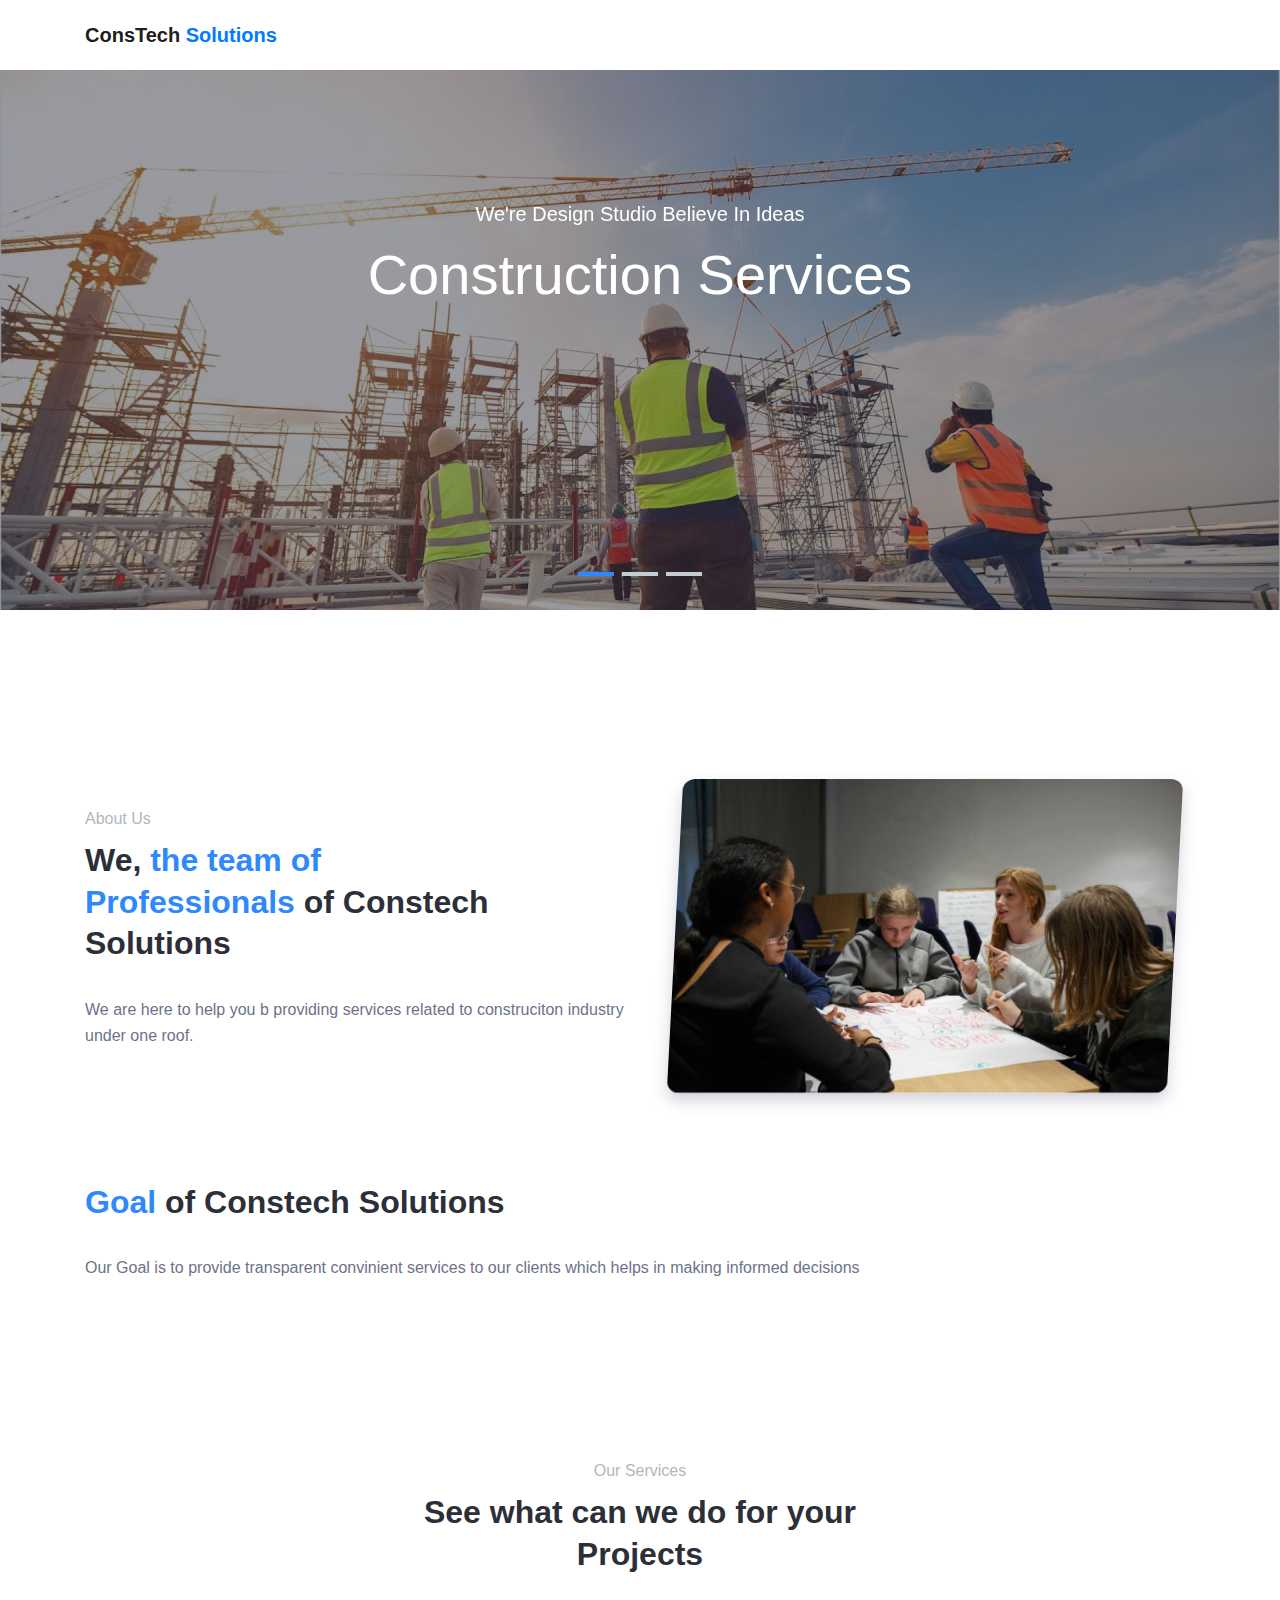
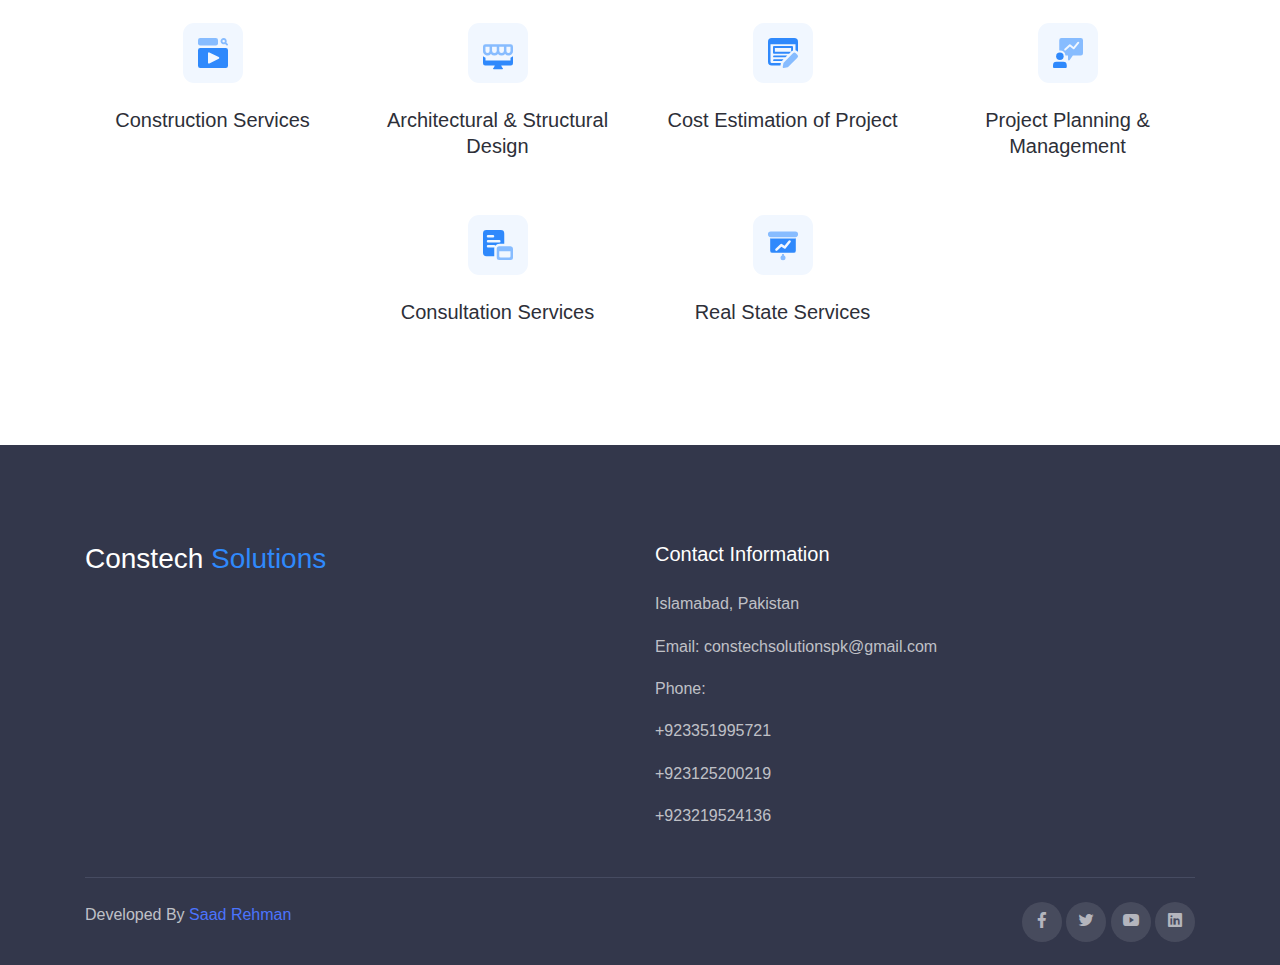
<file: html/index.html>
<!DOCTYPE html>
<html lang="en">

<head>
  <meta charset="UTF-8">
  <meta name="viewport" content="width=device-width, initial-scale=1.0">

  <meta http-equiv="X-UA-Compatible" content="IE=edge">

  <meta name="copyright" content="MACode ID, https://macodeid.com/">

  <title>Revetive - Free Business Corporate Template By MACode ID</title>

  <link rel="stylesheet" href="../assets/css/bootstrap.css">

  <link rel="stylesheet" href="../assets/css/maicons.css">

  <link rel="stylesheet" href="../assets/vendor/animate/animate.css">

  <link rel="stylesheet" href="../assets/vendor/owl-carousel/css/owl.carousel.css">

  <link rel="stylesheet" href="../assets/vendor/fancybox/css/jquery.fancybox.css">

  <link rel="stylesheet" href="../assets/css/theme.css">

</head>

<body>

  <!-- Back to top button -->
  <div class="back-to-top"></div>

  <header>
    <!-- <div class="top-bar">
      <div class="container">
        <div class="row align-items-center">
          <div class="col-md-8">
            <div class="d-inline-block">
              <span class="mai-mail fg-primary"></span> <a href="mailto:contact@mail.com">contact@mail.com</a>
            </div>
            <div class="d-inline-block ml-2">
              <span class="mai-call fg-primary"></span> <a href="tel:+0011223495">+0011223495</a>
            </div>
          </div>
          <div class="col-md-4 text-right d-none d-md-block">
            <div class="social-mini-button">
              <a href="#"><span class="mai-logo-facebook-f"></span></a>
              <a href="#"><span class="mai-logo-twitter"></span></a>
              <a href="#"><span class="mai-logo-youtube"></span></a>
              <a href="#"><span class="mai-logo-linkedin"></span></a>
            </div>
          </div>
        </div>
      </div> 
    </div>  -->

    <nav class="navbar navbar-expand-lg navbar-light">
      <div class="container">
        <a href="index.html" class="navbar-brand">ConsTech<span class="text-primary"> Solutions</span></a>

        <button class="navbar-toggler" data-toggle="collapse" data-target="#navbarContent" aria-controls="navbarContent"
          aria-expanded="false" aria-label="Toggle navigation">
          <span class="navbar-toggler-icon"></span>
        </button>

        <!-- <div class="navbar-collapse collapse" id="navbarContent">
          <ul class="navbar-nav ml-auto pt-3 pt-lg-0">
            <li class="nav-item active">
              <a href="index.html" class="nav-link">Home</a>
            </li>
            <li class="nav-item">
              <a href="about.html" class="nav-link">About</a>
            </li>
            <li class="nav-item">
              <a href="services.html" class="nav-link">Services</a>
            </li>
            <li class="nav-item">
              <a href="portfolio.html" class="nav-link">Projects</a>
            </li>
            <li class="nav-item">
              <a href="blog.html" class="nav-link">News</a>
            </li>
            <li class="nav-item">
              <a href="contact.html" class="nav-link">Contact</a>
            </li>
          </ul>
        </div> -->
      </div>
    </nav>

    <div class="page-banner home-banner mb-5">
      <div class="slider-wrapper">
        <div class="owl-carousel hero-carousel">
          <div class="hero-carousel-item">
            <img src="../assets/img/1.jpg" alt="">
            <div class="img-caption">
              <div class="subhead">We're design studio believe in ideas</div>
              <h1 class="mb-4">Construction Services</h1>
              <!-- <a href="#services" class="btn btn-outline-light">Get Started</a> -->
            </div>
          </div>
          <div class="hero-carousel-item">
            <img src="../assets/img/2.png" alt="">
            <div class="img-caption">
              <h1 class="mb-4">We combine Design, Thinking, and Technical</h1>
              <!-- <a href="#services" class="btn btn-outline-light">Get Started</a> -->
              <!-- <a href="#services" class="btn btn-primary">See Pricing</a> -->
            </div>
          </div>
          <div class="hero-carousel-item">
            <img src="../assets/img/3.jpg" alt="">
            <div class="img-caption">
              <div class="subhead">Easy way to build perfect website</div>
              <h1 class="mb-4">Beautify handcrafted templates for your website</h1>
              <a href="#services" class="btn btn-primary">Read More</a>
            </div>
          </div>
        </div>
      </div> <!-- .slider-wrapper -->
    </div> <!-- .page-banner -->
  </header>

  <main>
    <div class="page-section">
      <div class="container">
        <div class="row align-items-center">
          <div class="col-lg-6 py-3">
            <div class="subhead">About Us</div>
            <h2 class="title-section">We, <span class="fg-primary">the team of Professionals</span> of Constech
              Solutions
            </h2>

            <p>We are here to help you b providing services related to construciton industry under one roof.</p>

          </div>
          <div class="col-lg-6 py-3">
            <div class="about-img">
              <img src="../assets/img/about.jpg" alt="">
            </div>
          </div>

        </div>
        <div class="row pt-5">
          <div class="col-lg-12 ">
            <h2 class="title-section"><span class="fg-primary">Goal</span> of Constech
              Solutions
            </h2>

            <p>Our Goal is to provide transparent convinient services to our clients which helps in making informed
              decisions</p>

          </div>

        </div>
      </div>
    </div> <!-- .page-section -->


    <div class="page-section">
      <div class="container">
        <div class="text-center">
          <div class="subhead">Our Services</div>
          <h2 class="title-section">See what can we do for your Projects</h2>
        </div>

        <div class="row justify-content-center">
          <div class="col-md-6 col-lg-4 col-xl-3 py-3 mb-3">
            <div class="text-center">
              <div class="img-fluid mb-4">
                <img src="../assets/img/icons/web_development.svg" alt="">
              </div>
              <h5>Construction Services</h5>
            </div>
          </div>
          <div class="col-md-6 col-lg-4 col-xl-3 py-3 mb-3">
            <div class="text-center">
              <div class="img-fluid mb-4">

                <img src="../assets/img/icons/product_design.svg" alt="">
              </div>
              <h5>Architectural & Structural Design</h5>
            </div>
          </div>

          <div class="col-md-6 col-lg-4 col-xl-3 py-3 mb-3">
            <div class="text-center">
              <div class="img-fluid mb-4">
                <img src="../assets/img/icons/graphics_design.svg" alt="">
              </div>
              <h5>Cost Estimation of Project</h5>
            </div>
          </div>

          <div class="col-md-6 col-lg-4 col-xl-3 py-3 mb-3">
            <div class="text-center">
              <div class="img-fluid mb-4">
                <img src="../assets/img/icons/customer_services.svg" alt="">
              </div>
              <h5>Project Planning & Management</h5>
            </div>
          </div>

          <div class="col-md-6 col-lg-4 col-xl-3 py-3 mb-3">
            <div class="text-center">
              <div class="img-fluid mb-4">
                <img src="../assets/img/icons/app_development.svg" alt="">
              </div>
              <h5>Consultation Services</h5>
            </div>
          </div>




          <div class="col-md-6 col-lg-4 col-xl-3 py-3 mb-3">
            <div class="text-center">
              <div class="img-fluid mb-4">
                <img src="../assets/img/icons/data_analyst.svg" alt="">
              </div>
              <h5>Real State Services</h5>
            </div>
          </div>

        </div>
      </div> <!-- .container -->
    </div> <!-- .page-section -->
    <!-- 
    <div class="page-section">
      <div class="container">
        <div class="text-center">
          <div class="subhead">Our Teams</div>
          <h2 class="title-section">The Expert Team on ReveTive</h2>
        </div>

        <div class="owl-carousel team-carousel mt-5">
          <div class="team-wrap">
            <div class="team-profile">
              <img src="../assets/img/teams/team_1.jpg" alt="">
            </div>
            <div class="team-content">
              <h5>Walter White</h5>
              <div class="text-sm fg-grey">Chief Executive Officer</div>

              <div class="social-button">
                <a href="#"><span class="mai-logo-facebook-messenger"></span></a>
                <a href="#"><span class="mai-call"></span></a>
                <a href="#"><span class="mai-mail"></span></a>
              </div>
            </div>
          </div>

          <div class="team-wrap">
            <div class="team-profile">
              <img src="../assets/img/teams/team_2.jpg" alt="">
            </div>
            <div class="team-content">
              <h5>Sarah Johanson</h5>
              <div class="text-sm fg-grey">Chief Technology Officer</div>

              <div class="social-button">
                <a href="#"><span class="mai-logo-facebook-messenger"></span></a>
                <a href="#"><span class="mai-call"></span></a>
                <a href="#"><span class="mai-mail"></span></a>
              </div>
            </div>
          </div>

          <div class="team-wrap">
            <div class="team-profile">
              <img src="../assets/img/teams/team_3.jpg" alt="">
            </div>
            <div class="team-content">
              <h5>Anna Anderson</h5>
              <div class="text-sm fg-grey">Product Manager</div>

              <div class="social-button">
                <a href="#"><span class="mai-logo-facebook-messenger"></span></a>
                <a href="#"><span class="mai-call"></span></a>
                <a href="#"><span class="mai-mail"></span></a>
              </div>
            </div>
          </div>

        </div>
      </div> 
    </div>  -->

    <!-- <div class="page-section">
      <div class="container">
        <div class="row align-items-center">
          <div class="col-md-6 py-3">
            <div class="subhead">Portfolio</div>
            <h2 class="title-section">Our Latest Projects</h2>
          </div>
          <div class="col-md-6 py-3 text-md-right">
            <a href="portfolio.html" class="btn btn-outline-primary">Browse Projects <span
                class="mai-arrow-forward ml-2"></span></a>
          </div>
        </div>

        <div class="row mt-3">
          <div class="col-lg-4 py-3">
            <div class="portfolio">
              <a href="../assets/img/portfolio/work-1.jpg" data-fancybox="portfolio">
                <img src="../assets/img/portfolio/work-1.jpg" alt="">
              </a>
            </div>
          </div>
          <div class="col-lg-4 py-3">
            <div class="portfolio">
              <a href="../assets/img/portfolio/work-2.jpg" data-fancybox="portfolio">
                <img src="../assets/img/portfolio/work-2.jpg" alt="">
              </a>
            </div>
          </div>
          <div class="col-lg-4 py-3">
            <div class="portfolio">
              <a href="../assets/img/portfolio/work-3.jpg" data-fancybox="portfolio">
                <img src="../assets/img/portfolio/work-3.jpg" alt="">
              </a>
            </div>
          </div>
          <div class="col-lg-4 py-3">
            <div class="portfolio">
              <a href="../assets/img/portfolio/work-4.jpg" data-fancybox="portfolio">
                <img src="../assets/img/portfolio/work-4.jpg" alt="">
              </a>
            </div>
          </div>
          <div class="col-lg-4 py-3">
            <div class="portfolio">
              <a href="../assets/img/portfolio/work-5.jpg" data-fancybox="portfolio">
                <img src="../assets/img/portfolio/work-5.jpg" alt="">
              </a>
            </div>
          </div>
          <div class="col-lg-4 py-3">
            <div class="portfolio">
              <a href="../assets/img/portfolio/work-6.jpg" data-fancybox="portfolio">
                <img src="../assets/img/portfolio/work-6.jpg" alt="">
              </a>
            </div>
          </div>
        </div>
      </div> 
    </div>  -->

    <!-- Testimonials -->
    <!-- <div class="page-section">
      <div class="container">
        <div class="owl-carousel testimonial-carousel">
          <div class="card-testimonial">
            <div class="content">
              The quick, brown fox jumps over a lazy dog. DJs flock by when MTV ax quiz prog. Junk MTV quiz graced by
              fox whelps. Bawds jog, flick quartz, vex nymphs. Waltz, bad nymph
            </div>
            <div class="author">
              <div class="avatar">
                <img src="../assets/img/person/person_1.jpg" alt="">
              </div>
              <div class="d-inline-block ml-2">
                <div class="author-name">Sam Watson</div>
                <div class="author-info">CEO - Mosh Elite Ltd.</div>
              </div>
            </div>
          </div>

          <div class="card-testimonial">
            <div class="content">
              The quick, brown fox jumps over a lazy dog. DJs flock by when MTV ax quiz prog. Junk MTV quiz graced by
              fox whelps. Bawds jog, flick quartz, vex nymphs. Waltz, bad nymph
            </div>
            <div class="author">
              <div class="avatar">
                <img src="../assets/img/person/person_2.jpg" alt="">
              </div>
              <div class="d-inline-block ml-2">
                <div class="author-name">Edinson Alfa</div>
                <div class="author-info">CEO - Mosh Elite Ltd.</div>
              </div>
            </div>
          </div>

          <div class="card-testimonial">
            <div class="content">
              The quick, brown fox jumps over a lazy dog. DJs flock by when MTV ax quiz prog. Junk MTV quiz graced by
              fox whelps. Bawds jog, flick quartz, vex nymphs. Waltz, bad nymph
            </div>
            <div class="author">
              <div class="avatar">
                <img src="../assets/img/person/person_3.jpg" alt="">
              </div>
              <div class="d-inline-block ml-2">
                <div class="author-name">May Halloway</div>
                <div class="author-info">CEO - Mosh Elite Ltd.</div>
              </div>
            </div>
          </div>

          <div class="card-testimonial">
            <div class="content">
              The quick, brown fox jumps over a lazy dog. DJs flock by when MTV ax quiz prog. Junk MTV quiz graced by
              fox whelps. Bawds jog, flick quartz, vex nymphs. Waltz, bad nymph
            </div>
            <div class="author">
              <div class="avatar">
                <img src="../assets/img/person/person_1.jpg" alt="">
              </div>
              <div class="d-inline-block ml-2">
                <div class="author-name">Sam Watson</div>
                <div class="author-info">CEO - Mosh Elite Ltd.</div>
              </div>
            </div>
          </div>

          <div class="card-testimonial">
            <div class="content">
              The quick, brown fox jumps over a lazy dog. DJs flock by when MTV ax quiz prog. Junk MTV quiz graced by
              fox whelps. Bawds jog, flick quartz, vex nymphs. Waltz, bad nymph
            </div>
            <div class="author">
              <div class="avatar">
                <img src="../assets/img/person/person_2.jpg" alt="">
              </div>
              <div class="d-inline-block ml-2">
                <div class="author-name">Edinson Alfa</div>
                <div class="author-info">CEO - Mosh Elite Ltd.</div>
              </div>
            </div>
          </div>

          <div class="card-testimonial">
            <div class="content">
              The quick, brown fox jumps over a lazy dog. DJs flock by when MTV ax quiz prog. Junk MTV quiz graced by
              fox whelps. Bawds jog, flick quartz, vex nymphs. Waltz, bad nymph
            </div>
            <div class="author">
              <div class="avatar">
                <img src="../assets/img/person/person_3.jpg" alt="">
              </div>
              <div class="d-inline-block ml-2">
                <div class="author-name">May Halloway</div>
                <div class="author-info">CEO - Mosh Elite Ltd.</div>
              </div>
            </div>
          </div>

        </div> 
      </div> 
    </div>  -->

    <!-- <div class="page-section">
      <div class="container">
        <div class="text-center">
          <div class="subhead">News</div>
          <h2 class="title-section">Read Our Latest News</h2>
        </div>

        <div class="row my-5 card-blog-row">
          <div class="col-lg-3 py-3">
            <div class="card-blog">
              <div class="header">
                <div class="entry-footer">
                  <div class="post-author">Sam Newman</div>
                  <a href="#" class="post-date">23 Apr 2020</a>
                </div>
              </div>
              <div class="body">
                <div class="post-title"><a href="blog-single.html">What is Business Management?</a></div>
              </div>
              <div class="footer">
                <a href="blog-single.html">Read More <span class="mai-chevron-forward text-sm"></span></a>
              </div>
            </div>
          </div>
          <div class="col-lg-3 py-3">
            <div class="card-blog">
              <div class="header">
                <div class="avatar">
                  <img src="../assets/img/person/person_1.jpg" alt="">
                </div>
                <div class="entry-footer">
                  <div class="post-author">Sam Newman</div>
                  <a href="#" class="post-date">23 Apr 2020</a>
                </div>
              </div>
              <div class="body">
                <div class="post-title"><a href="blog-single.html">What is Business Management?</a></div>
                <div class="post-excerpt">Lorem, ipsum dolor sit amet consectetur adipisicing elit.</div>
              </div>
              <div class="footer">
                <a href="blog-single.html">Read More <span class="mai-chevron-forward text-sm"></span></a>
              </div>
            </div>
          </div>
          <div class="col-lg-3 py-3">
            <div class="card-blog">
              <div class="header">
                <div class="avatar">
                  <img src="../assets/img/person/person_2.jpg" alt="">
                </div>
                <div class="entry-footer">
                  <div class="post-author">Sam Newman</div>
                  <a href="#" class="post-date">23 Apr 2020</a>
                </div>
              </div>
              <div class="body">
                <div class="post-title"><a href="blog-single.html">What is Business Management?</a></div>
                <div class="post-excerpt">Lorem, ipsum dolor sit amet consectetur adipisicing elit.</div>
              </div>
              <div class="footer">
                <a href="blog-single.html">Read More <span class="mai-chevron-forward text-sm"></span></a>
              </div>
            </div>
          </div>
          <div class="col-lg-3 py-3">
            <div class="card-blog">
              <div class="header">
                <div class="avatar">
                  <img src="../assets/img/person/person_3.jpg" alt="">
                </div>
                <div class="entry-footer">
                  <div class="post-author">Sam Newman</div>
                  <a href="#" class="post-date">23 Apr 2020</a>
                </div>
              </div>
              <div class="body">
                <div class="post-title"><a href="blog-single.html">What is Business Management?</a></div>
                <div class="post-excerpt">Lorem, ipsum dolor sit amet consectetur adipisicing elit.</div>
              </div>
              <div class="footer">
                <a href="blog-single.html">Read More <span class="mai-chevron-forward text-sm"></span></a>
              </div>
            </div>
          </div>
        </div>

        <div class="text-center">
          <a href="blog.html" class="btn btn-primary">View More</a>
        </div>

      </div> 
    </div>  -->

    <!-- <div class="page-section">
      <div class="container">
        <div class="text-center">
          <h2 class="title-section mb-3">Stay in touch</h2>
          <p>Just say hello or drop us a line. You can manualy send us email on <a
              href="mailto:example@mail.com">example@mail.com</a></p>
        </div>
        <div class="row justify-content-center mt-5">
          <div class="col-lg-8">
            <form action="#" class="form-contact">
              <div class="row">
                <div class="col-sm-6 py-2">
                  <label for="name" class="fg-grey">Name</label>
                  <input type="text" class="form-control" id="name" placeholder="Enter name..">
                </div>
                <div class="col-sm-6 py-2">
                  <label for="email" class="fg-grey">Email</label>
                  <input type="text" class="form-control" id="email" placeholder="Email address..">
                </div>
                <div class="col-12 py-2">
                  <label for="subject" class="fg-grey">Subject</label>
                  <input type="text" class="form-control" id="subject" placeholder="Subject..">
                </div>
                <div class="col-12 py-2">
                  <label for="message" class="fg-grey">Message</label>
                  <textarea id="message" rows="8" class="form-control" placeholder="Enter message.."></textarea>
                </div>
                <div class="col-12 mt-3">
                  <button type="submit" class="btn btn-primary px-5">Submit</button>
                </div>
              </div>
            </form>
          </div>
        </div>
      </div> 
    </div>  -->

    <!-- <div class="page-section">
      <div class="container-fluid">
        <div class="row row-cols-md-3 row-cols-lg-5 justify-content-center text-center">
          <div class="py-3 px-5">
            <img src="../assets/img/clients/airbnb.png" alt="">
          </div>
          <div class="py-3 px-5">
            <img src="../assets/img/clients/google.png" alt="">
          </div>
          <div class="py-3 px-5">
            <img src="../assets/img/clients/mailchimp.png" alt="">
          </div>
          <div class="py-3 px-5">
            <img src="../assets/img/clients/paypal.png" alt="">
          </div>
          <div class="py-3 px-5">
            <img src="../assets/img/clients/stripe.png" alt="">
          </div>
        </div>
      </div> 
    </div>  -->

  </main>

  <footer class="page-footer">
    <div class="container">
      <div class="row">
        <div class="col-lg-6 py-3">
          <h3>Constech<span class="fg-primary"> Solutions</span></h3>
        </div>
        <div class="col-lg-6 py-3">
          <h5>Contact Information</h5>
          <p>Islamabad, Pakistan</p>
          <p>Email: constechsolutionspk@gmail.com</p>
          <p>Phone: </p>
          <p>+923351995721</p>
          <p>+923125200219</p>
          <p>+923219524136</p>
        </div>


      </div>

      <hr>

      <div class="row mt-4">
        <div class="col-md-6">
          <p>Developed By <a href="https://saad-rehman.netlify.app/" target="blank">Saad Rehman</a></p>
        </div>
        <div class="col-md-6 text-right">
          <div class="sosmed-button">
            <a href="#"><span class="mai-logo-facebook-f"></span></a>
            <a href="#"><span class="mai-logo-twitter"></span></a>
            <a href="#"><span class="mai-logo-youtube"></span></a>
            <a href="#"><span class="mai-logo-linkedin"></span></a>
          </div>
        </div>
      </div>
    </div>
  </footer>


  <script src="../assets/js/jquery-3.5.1.min.js"></script>

  <script src="../assets/js/bootstrap.bundle.min.js"></script>

  <script src="../assets/vendor/owl-carousel/js/owl.carousel.min.js"></script>

  <script src="../assets/vendor/wow/wow.min.js"></script>

  <script src="../assets/vendor/fancybox/js/jquery.fancybox.min.js"></script>

  <script src="../assets/vendor/isotope/isotope.pkgd.min.js"></script>

  <script src="../assets/js/google-maps.js"></script>

  <script src="../assets/js/theme.js"></script>

  <!-- <script async defer src="https://maps.googleapis.com/maps/api/js?key=AIzaSyAIA_zqjFMsJM_sxP9-6Pde5vVCTyJmUHM&callback=initMap"></script> -->

</body>

</html>
</file>
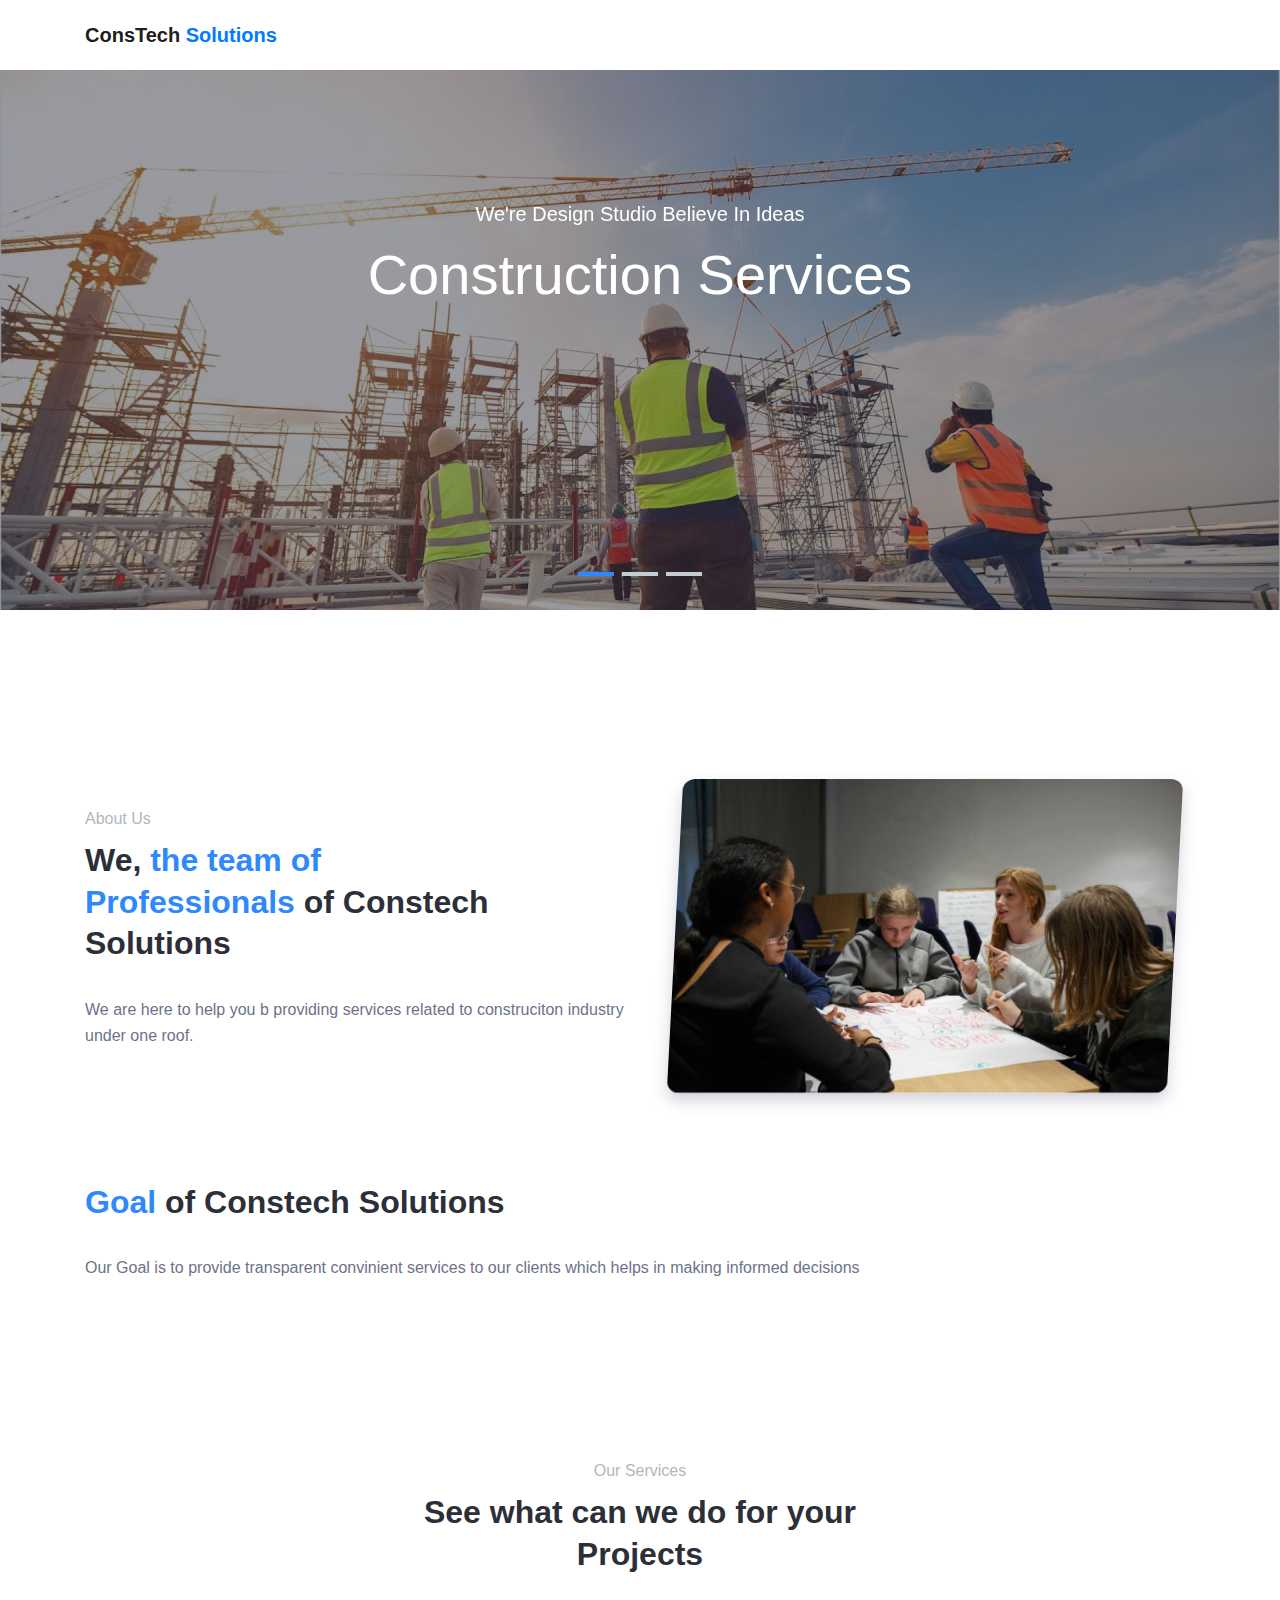
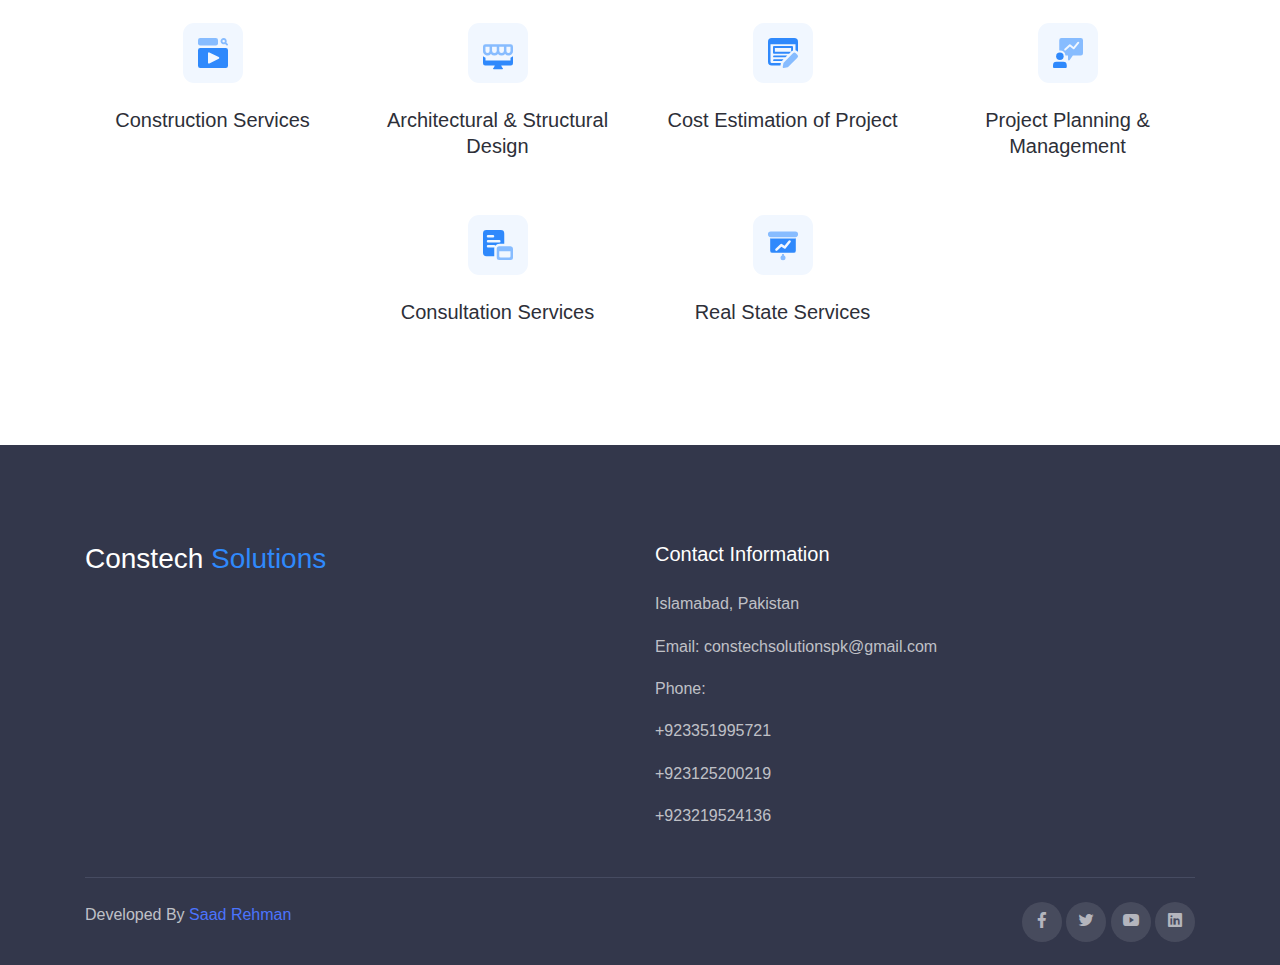
<file: public/index.html>
<!DOCTYPE html>
<html lang="en">

<head>
  <meta charset="UTF-8">
  <meta name="viewport" content="width=device-width, initial-scale=1.0">

  <meta http-equiv="X-UA-Compatible" content="IE=edge">

  <meta name="copyright" content="MACode ID, https://macodeid.com/">

  <title>Constech Solutions</title>

  <link rel="stylesheet" href="assets/css/bootstrap.css">

  <link rel="stylesheet" href="assets/css/maicons.css">

  <link rel="stylesheet" href="assets/vendor/animate/animate.css">

  <link rel="stylesheet" href="assets/vendor/owl-carousel/css/owl.carousel.css">

  <link rel="stylesheet" href="assets/vendor/fancybox/css/jquery.fancybox.css">

  <link rel="stylesheet" href="assets/css/theme.css">

</head>

<body>

  <!-- Back to top button -->
  <div class="back-to-top"></div>

  <header>
    <!-- <div class="top-bar">
      <div class="container">
        <div class="row align-items-center">
          <div class="col-md-8">
            <div class="d-inline-block">
              <span class="mai-mail fg-primary"></span> <a href="mailto:contact@mail.com">contact@mail.com</a>
            </div>
            <div class="d-inline-block ml-2">
              <span class="mai-call fg-primary"></span> <a href="tel:+0011223495">+0011223495</a>
            </div>
          </div>
          <div class="col-md-4 text-right d-none d-md-block">
            <div class="social-mini-button">
              <a href="#"><span class="mai-logo-facebook-f"></span></a>
              <a href="#"><span class="mai-logo-twitter"></span></a>
              <a href="#"><span class="mai-logo-youtube"></span></a>
              <a href="#"><span class="mai-logo-linkedin"></span></a>
            </div>
          </div>
        </div>
      </div> 
    </div>  -->

    <nav class="navbar navbar-expand-lg navbar-light">
      <div class="container">
        <a href="index.html" class="navbar-brand">ConsTech<span class="text-primary"> Solutions</span></a>

        <button class="navbar-toggler" data-toggle="collapse" data-target="#navbarContent" aria-controls="navbarContent"
          aria-expanded="false" aria-label="Toggle navigation">
          <span class="navbar-toggler-icon"></span>
        </button>

        <!-- <div class="navbar-collapse collapse" id="navbarContent">
          <ul class="navbar-nav ml-auto pt-3 pt-lg-0">
            <li class="nav-item active">
              <a href="index.html" class="nav-link">Home</a>
            </li>
            <li class="nav-item">
              <a href="about.html" class="nav-link">About</a>
            </li>
            <li class="nav-item">
              <a href="services.html" class="nav-link">Services</a>
            </li>
            <li class="nav-item">
              <a href="portfolio.html" class="nav-link">Projects</a>
            </li>
            <li class="nav-item">
              <a href="blog.html" class="nav-link">News</a>
            </li>
            <li class="nav-item">
              <a href="contact.html" class="nav-link">Contact</a>
            </li>
          </ul>
        </div> -->
      </div>
    </nav>

    <div class="page-banner home-banner mb-5">
      <div class="slider-wrapper">
        <div class="owl-carousel hero-carousel">
          <div class="hero-carousel-item">
            <img src="assets/img/1.jpg" alt="">
            <div class="img-caption">
              <div class="subhead">We're design studio believe in ideas</div>
              <h1 class="mb-4">Construction Services</h1>
              <!-- <a href="#services" class="btn btn-outline-light">Get Started</a> -->
            </div>
          </div>
          <div class="hero-carousel-item">
            <img src="assets/img/2.png" alt="">
            <div class="img-caption">
              <h1 class="mb-4">We combine Design, Thinking, and Technical</h1>
              <!-- <a href="#services" class="btn btn-outline-light">Get Started</a> -->
              <!-- <a href="#services" class="btn btn-primary">See Pricing</a> -->
            </div>
          </div>
          <div class="hero-carousel-item">
            <img src="assets/img/3.jpg" alt="">
            <div class="img-caption">
              <div class="subhead">Easy way to build perfect website</div>
              <h1 class="mb-4">Beautify handcrafted templates for your website</h1>
              <a href="#services" class="btn btn-primary">Read More</a>
            </div>
          </div>
        </div>
      </div> <!-- .slider-wrapper -->
    </div> <!-- .page-banner -->
  </header>

  <main>
    <div class="page-section">
      <div class="container">
        <div class="row align-items-center">
          <div class="col-lg-6 py-3">
            <div class="subhead">About Us</div>
            <h2 class="title-section">We, <span class="fg-primary">the team of Professionals</span> of Constech
              Solutions
            </h2>

            <p>We are here to help you b providing services related to construciton industry under one roof.</p>

          </div>
          <div class="col-lg-6 py-3">
            <div class="about-img">
              <img src="assets/img/about.jpg" alt="">
            </div>
          </div>

        </div>
        <div class="row pt-5">
          <div class="col-lg-12 ">
            <h2 class="title-section"><span class="fg-primary">Goal</span> of Constech
              Solutions
            </h2>

            <p>Our Goal is to provide transparent convinient services to our clients which helps in making informed
              decisions</p>

          </div>

        </div>
      </div>
    </div> <!-- .page-section -->


    <div class="page-section">
      <div class="container">
        <div class="text-center">
          <div class="subhead">Our Services</div>
          <h2 class="title-section">See what can we do for your Projects</h2>
        </div>

        <div class="row justify-content-center">
          <div class="col-md-6 col-lg-4 col-xl-3 py-3 mb-3">
            <div class="text-center">
              <div class="img-fluid mb-4">
                <img src="assets/img/icons/web_development.svg" alt="">
              </div>
              <h5>Construction Services</h5>
            </div>
          </div>
          <div class="col-md-6 col-lg-4 col-xl-3 py-3 mb-3">
            <div class="text-center">
              <div class="img-fluid mb-4">

                <img src="assets/img/icons/product_design.svg" alt="">
              </div>
              <h5>Architectural & Structural Design</h5>
            </div>
          </div>

          <div class="col-md-6 col-lg-4 col-xl-3 py-3 mb-3">
            <div class="text-center">
              <div class="img-fluid mb-4">
                <img src="assets/img/icons/graphics_design.svg" alt="">
              </div>
              <h5>Cost Estimation of Project</h5>
            </div>
          </div>

          <div class="col-md-6 col-lg-4 col-xl-3 py-3 mb-3">
            <div class="text-center">
              <div class="img-fluid mb-4">
                <img src="assets/img/icons/customer_services.svg" alt="">
              </div>
              <h5>Project Planning & Management</h5>
            </div>
          </div>

          <div class="col-md-6 col-lg-4 col-xl-3 py-3 mb-3">
            <div class="text-center">
              <div class="img-fluid mb-4">
                <img src="assets/img/icons/app_development.svg" alt="">
              </div>
              <h5>Consultation Services</h5>
            </div>
          </div>




          <div class="col-md-6 col-lg-4 col-xl-3 py-3 mb-3">
            <div class="text-center">
              <div class="img-fluid mb-4">
                <img src="assets/img/icons/data_analyst.svg" alt="">
              </div>
              <h5>Real State Services</h5>
            </div>
          </div>

        </div>
      </div> <!-- .container -->
    </div> <!-- .page-section -->
    <!-- 
    <div class="page-section">
      <div class="container">
        <div class="text-center">
          <div class="subhead">Our Teams</div>
          <h2 class="title-section">The Expert Team on ReveTive</h2>
        </div>

        <div class="owl-carousel team-carousel mt-5">
          <div class="team-wrap">
            <div class="team-profile">
              <img src="assets/img/teams/team_1.jpg" alt="">
            </div>
            <div class="team-content">
              <h5>Walter White</h5>
              <div class="text-sm fg-grey">Chief Executive Officer</div>

              <div class="social-button">
                <a href="#"><span class="mai-logo-facebook-messenger"></span></a>
                <a href="#"><span class="mai-call"></span></a>
                <a href="#"><span class="mai-mail"></span></a>
              </div>
            </div>
          </div>

          <div class="team-wrap">
            <div class="team-profile">
              <img src="assets/img/teams/team_2.jpg" alt="">
            </div>
            <div class="team-content">
              <h5>Sarah Johanson</h5>
              <div class="text-sm fg-grey">Chief Technology Officer</div>

              <div class="social-button">
                <a href="#"><span class="mai-logo-facebook-messenger"></span></a>
                <a href="#"><span class="mai-call"></span></a>
                <a href="#"><span class="mai-mail"></span></a>
              </div>
            </div>
          </div>

          <div class="team-wrap">
            <div class="team-profile">
              <img src="assets/img/teams/team_3.jpg" alt="">
            </div>
            <div class="team-content">
              <h5>Anna Anderson</h5>
              <div class="text-sm fg-grey">Product Manager</div>

              <div class="social-button">
                <a href="#"><span class="mai-logo-facebook-messenger"></span></a>
                <a href="#"><span class="mai-call"></span></a>
                <a href="#"><span class="mai-mail"></span></a>
              </div>
            </div>
          </div>

        </div>
      </div> 
    </div>  -->

    <!-- <div class="page-section">
      <div class="container">
        <div class="row align-items-center">
          <div class="col-md-6 py-3">
            <div class="subhead">Portfolio</div>
            <h2 class="title-section">Our Latest Projects</h2>
          </div>
          <div class="col-md-6 py-3 text-md-right">
            <a href="portfolio.html" class="btn btn-outline-primary">Browse Projects <span
                class="mai-arrow-forward ml-2"></span></a>
          </div>
        </div>

        <div class="row mt-3">
          <div class="col-lg-4 py-3">
            <div class="portfolio">
              <a href="assets/img/portfolio/work-1.jpg" data-fancybox="portfolio">
                <img src="assets/img/portfolio/work-1.jpg" alt="">
              </a>
            </div>
          </div>
          <div class="col-lg-4 py-3">
            <div class="portfolio">
              <a href="assets/img/portfolio/work-2.jpg" data-fancybox="portfolio">
                <img src="assets/img/portfolio/work-2.jpg" alt="">
              </a>
            </div>
          </div>
          <div class="col-lg-4 py-3">
            <div class="portfolio">
              <a href="assets/img/portfolio/work-3.jpg" data-fancybox="portfolio">
                <img src="assets/img/portfolio/work-3.jpg" alt="">
              </a>
            </div>
          </div>
          <div class="col-lg-4 py-3">
            <div class="portfolio">
              <a href="assets/img/portfolio/work-4.jpg" data-fancybox="portfolio">
                <img src="assets/img/portfolio/work-4.jpg" alt="">
              </a>
            </div>
          </div>
          <div class="col-lg-4 py-3">
            <div class="portfolio">
              <a href="assets/img/portfolio/work-5.jpg" data-fancybox="portfolio">
                <img src="assets/img/portfolio/work-5.jpg" alt="">
              </a>
            </div>
          </div>
          <div class="col-lg-4 py-3">
            <div class="portfolio">
              <a href="assets/img/portfolio/work-6.jpg" data-fancybox="portfolio">
                <img src="assets/img/portfolio/work-6.jpg" alt="">
              </a>
            </div>
          </div>
        </div>
      </div> 
    </div>  -->

    <!-- Testimonials -->
    <!-- <div class="page-section">
      <div class="container">
        <div class="owl-carousel testimonial-carousel">
          <div class="card-testimonial">
            <div class="content">
              The quick, brown fox jumps over a lazy dog. DJs flock by when MTV ax quiz prog. Junk MTV quiz graced by
              fox whelps. Bawds jog, flick quartz, vex nymphs. Waltz, bad nymph
            </div>
            <div class="author">
              <div class="avatar">
                <img src="assets/img/person/person_1.jpg" alt="">
              </div>
              <div class="d-inline-block ml-2">
                <div class="author-name">Sam Watson</div>
                <div class="author-info">CEO - Mosh Elite Ltd.</div>
              </div>
            </div>
          </div>

          <div class="card-testimonial">
            <div class="content">
              The quick, brown fox jumps over a lazy dog. DJs flock by when MTV ax quiz prog. Junk MTV quiz graced by
              fox whelps. Bawds jog, flick quartz, vex nymphs. Waltz, bad nymph
            </div>
            <div class="author">
              <div class="avatar">
                <img src="assets/img/person/person_2.jpg" alt="">
              </div>
              <div class="d-inline-block ml-2">
                <div class="author-name">Edinson Alfa</div>
                <div class="author-info">CEO - Mosh Elite Ltd.</div>
              </div>
            </div>
          </div>

          <div class="card-testimonial">
            <div class="content">
              The quick, brown fox jumps over a lazy dog. DJs flock by when MTV ax quiz prog. Junk MTV quiz graced by
              fox whelps. Bawds jog, flick quartz, vex nymphs. Waltz, bad nymph
            </div>
            <div class="author">
              <div class="avatar">
                <img src="assets/img/person/person_3.jpg" alt="">
              </div>
              <div class="d-inline-block ml-2">
                <div class="author-name">May Halloway</div>
                <div class="author-info">CEO - Mosh Elite Ltd.</div>
              </div>
            </div>
          </div>

          <div class="card-testimonial">
            <div class="content">
              The quick, brown fox jumps over a lazy dog. DJs flock by when MTV ax quiz prog. Junk MTV quiz graced by
              fox whelps. Bawds jog, flick quartz, vex nymphs. Waltz, bad nymph
            </div>
            <div class="author">
              <div class="avatar">
                <img src="assets/img/person/person_1.jpg" alt="">
              </div>
              <div class="d-inline-block ml-2">
                <div class="author-name">Sam Watson</div>
                <div class="author-info">CEO - Mosh Elite Ltd.</div>
              </div>
            </div>
          </div>

          <div class="card-testimonial">
            <div class="content">
              The quick, brown fox jumps over a lazy dog. DJs flock by when MTV ax quiz prog. Junk MTV quiz graced by
              fox whelps. Bawds jog, flick quartz, vex nymphs. Waltz, bad nymph
            </div>
            <div class="author">
              <div class="avatar">
                <img src="assets/img/person/person_2.jpg" alt="">
              </div>
              <div class="d-inline-block ml-2">
                <div class="author-name">Edinson Alfa</div>
                <div class="author-info">CEO - Mosh Elite Ltd.</div>
              </div>
            </div>
          </div>

          <div class="card-testimonial">
            <div class="content">
              The quick, brown fox jumps over a lazy dog. DJs flock by when MTV ax quiz prog. Junk MTV quiz graced by
              fox whelps. Bawds jog, flick quartz, vex nymphs. Waltz, bad nymph
            </div>
            <div class="author">
              <div class="avatar">
                <img src="assets/img/person/person_3.jpg" alt="">
              </div>
              <div class="d-inline-block ml-2">
                <div class="author-name">May Halloway</div>
                <div class="author-info">CEO - Mosh Elite Ltd.</div>
              </div>
            </div>
          </div>

        </div> 
      </div> 
    </div>  -->

    <!-- <div class="page-section">
      <div class="container">
        <div class="text-center">
          <div class="subhead">News</div>
          <h2 class="title-section">Read Our Latest News</h2>
        </div>

        <div class="row my-5 card-blog-row">
          <div class="col-lg-3 py-3">
            <div class="card-blog">
              <div class="header">
                <div class="entry-footer">
                  <div class="post-author">Sam Newman</div>
                  <a href="#" class="post-date">23 Apr 2020</a>
                </div>
              </div>
              <div class="body">
                <div class="post-title"><a href="blog-single.html">What is Business Management?</a></div>
              </div>
              <div class="footer">
                <a href="blog-single.html">Read More <span class="mai-chevron-forward text-sm"></span></a>
              </div>
            </div>
          </div>
          <div class="col-lg-3 py-3">
            <div class="card-blog">
              <div class="header">
                <div class="avatar">
                  <img src="assets/img/person/person_1.jpg" alt="">
                </div>
                <div class="entry-footer">
                  <div class="post-author">Sam Newman</div>
                  <a href="#" class="post-date">23 Apr 2020</a>
                </div>
              </div>
              <div class="body">
                <div class="post-title"><a href="blog-single.html">What is Business Management?</a></div>
                <div class="post-excerpt">Lorem, ipsum dolor sit amet consectetur adipisicing elit.</div>
              </div>
              <div class="footer">
                <a href="blog-single.html">Read More <span class="mai-chevron-forward text-sm"></span></a>
              </div>
            </div>
          </div>
          <div class="col-lg-3 py-3">
            <div class="card-blog">
              <div class="header">
                <div class="avatar">
                  <img src="assets/img/person/person_2.jpg" alt="">
                </div>
                <div class="entry-footer">
                  <div class="post-author">Sam Newman</div>
                  <a href="#" class="post-date">23 Apr 2020</a>
                </div>
              </div>
              <div class="body">
                <div class="post-title"><a href="blog-single.html">What is Business Management?</a></div>
                <div class="post-excerpt">Lorem, ipsum dolor sit amet consectetur adipisicing elit.</div>
              </div>
              <div class="footer">
                <a href="blog-single.html">Read More <span class="mai-chevron-forward text-sm"></span></a>
              </div>
            </div>
          </div>
          <div class="col-lg-3 py-3">
            <div class="card-blog">
              <div class="header">
                <div class="avatar">
                  <img src="assets/img/person/person_3.jpg" alt="">
                </div>
                <div class="entry-footer">
                  <div class="post-author">Sam Newman</div>
                  <a href="#" class="post-date">23 Apr 2020</a>
                </div>
              </div>
              <div class="body">
                <div class="post-title"><a href="blog-single.html">What is Business Management?</a></div>
                <div class="post-excerpt">Lorem, ipsum dolor sit amet consectetur adipisicing elit.</div>
              </div>
              <div class="footer">
                <a href="blog-single.html">Read More <span class="mai-chevron-forward text-sm"></span></a>
              </div>
            </div>
          </div>
        </div>

        <div class="text-center">
          <a href="blog.html" class="btn btn-primary">View More</a>
        </div>

      </div> 
    </div>  -->

    <!-- <div class="page-section">
      <div class="container">
        <div class="text-center">
          <h2 class="title-section mb-3">Stay in touch</h2>
          <p>Just say hello or drop us a line. You can manualy send us email on <a
              href="mailto:example@mail.com">example@mail.com</a></p>
        </div>
        <div class="row justify-content-center mt-5">
          <div class="col-lg-8">
            <form action="#" class="form-contact">
              <div class="row">
                <div class="col-sm-6 py-2">
                  <label for="name" class="fg-grey">Name</label>
                  <input type="text" class="form-control" id="name" placeholder="Enter name..">
                </div>
                <div class="col-sm-6 py-2">
                  <label for="email" class="fg-grey">Email</label>
                  <input type="text" class="form-control" id="email" placeholder="Email address..">
                </div>
                <div class="col-12 py-2">
                  <label for="subject" class="fg-grey">Subject</label>
                  <input type="text" class="form-control" id="subject" placeholder="Subject..">
                </div>
                <div class="col-12 py-2">
                  <label for="message" class="fg-grey">Message</label>
                  <textarea id="message" rows="8" class="form-control" placeholder="Enter message.."></textarea>
                </div>
                <div class="col-12 mt-3">
                  <button type="submit" class="btn btn-primary px-5">Submit</button>
                </div>
              </div>
            </form>
          </div>
        </div>
      </div> 
    </div>  -->

    <!-- <div class="page-section">
      <div class="container-fluid">
        <div class="row row-cols-md-3 row-cols-lg-5 justify-content-center text-center">
          <div class="py-3 px-5">
            <img src="assets/img/clients/airbnb.png" alt="">
          </div>
          <div class="py-3 px-5">
            <img src="assets/img/clients/google.png" alt="">
          </div>
          <div class="py-3 px-5">
            <img src="assets/img/clients/mailchimp.png" alt="">
          </div>
          <div class="py-3 px-5">
            <img src="assets/img/clients/paypal.png" alt="">
          </div>
          <div class="py-3 px-5">
            <img src="assets/img/clients/stripe.png" alt="">
          </div>
        </div>
      </div> 
    </div>  -->

  </main>

  <footer class="page-footer">
    <div class="container">
      <div class="row">
        <div class="col-lg-6 py-3">
          <h3>Constech<span class="fg-primary"> Solutions</span></h3>
        </div>
        <div class="col-lg-6 py-3">
          <h5>Contact Information</h5>
          <p>Islamabad, Pakistan</p>
          <p>Email: constechsolutionspk@gmail.com</p>
          <p>Phone: </p>
          <p>+923351995721</p>
          <p>+923125200219</p>
          <p>+923219524136</p>
        </div>


      </div>

      <hr>

      <div class="row mt-4">
        <div class="col-md-6">
          <p>Developed By <a href="https://saad-rehman.netlify.app/" target="blank">Saad Rehman</a></p>
        </div>
        <div class="col-md-6 text-right">
          <div class="sosmed-button">
            <a href="#"><span class="mai-logo-facebook-f"></span></a>
            <a href="#"><span class="mai-logo-twitter"></span></a>
            <a href="#"><span class="mai-logo-youtube"></span></a>
            <a href="#"><span class="mai-logo-linkedin"></span></a>
          </div>
        </div>
      </div>
    </div>
  </footer>


  <script src="assets/js/jquery-3.5.1.min.js"></script>

  <script src="assets/js/bootstrap.bundle.min.js"></script>

  <script src="assets/vendor/owl-carousel/js/owl.carousel.min.js"></script>

  <script src="assets/vendor/wow/wow.min.js"></script>

  <script src="assets/vendor/fancybox/js/jquery.fancybox.min.js"></script>

  <script src="assets/vendor/isotope/isotope.pkgd.min.js"></script>

  <script src="assets/js/google-maps.js"></script>

  <script src="assets/js/theme.js"></script>

  <!-- <script async defer src="https://maps.googleapis.com/maps/api/js?key=AIzaSyAIA_zqjFMsJM_sxP9-6Pde5vVCTyJmUHM&callback=initMap"></script> -->

</body>

</html>
</file>
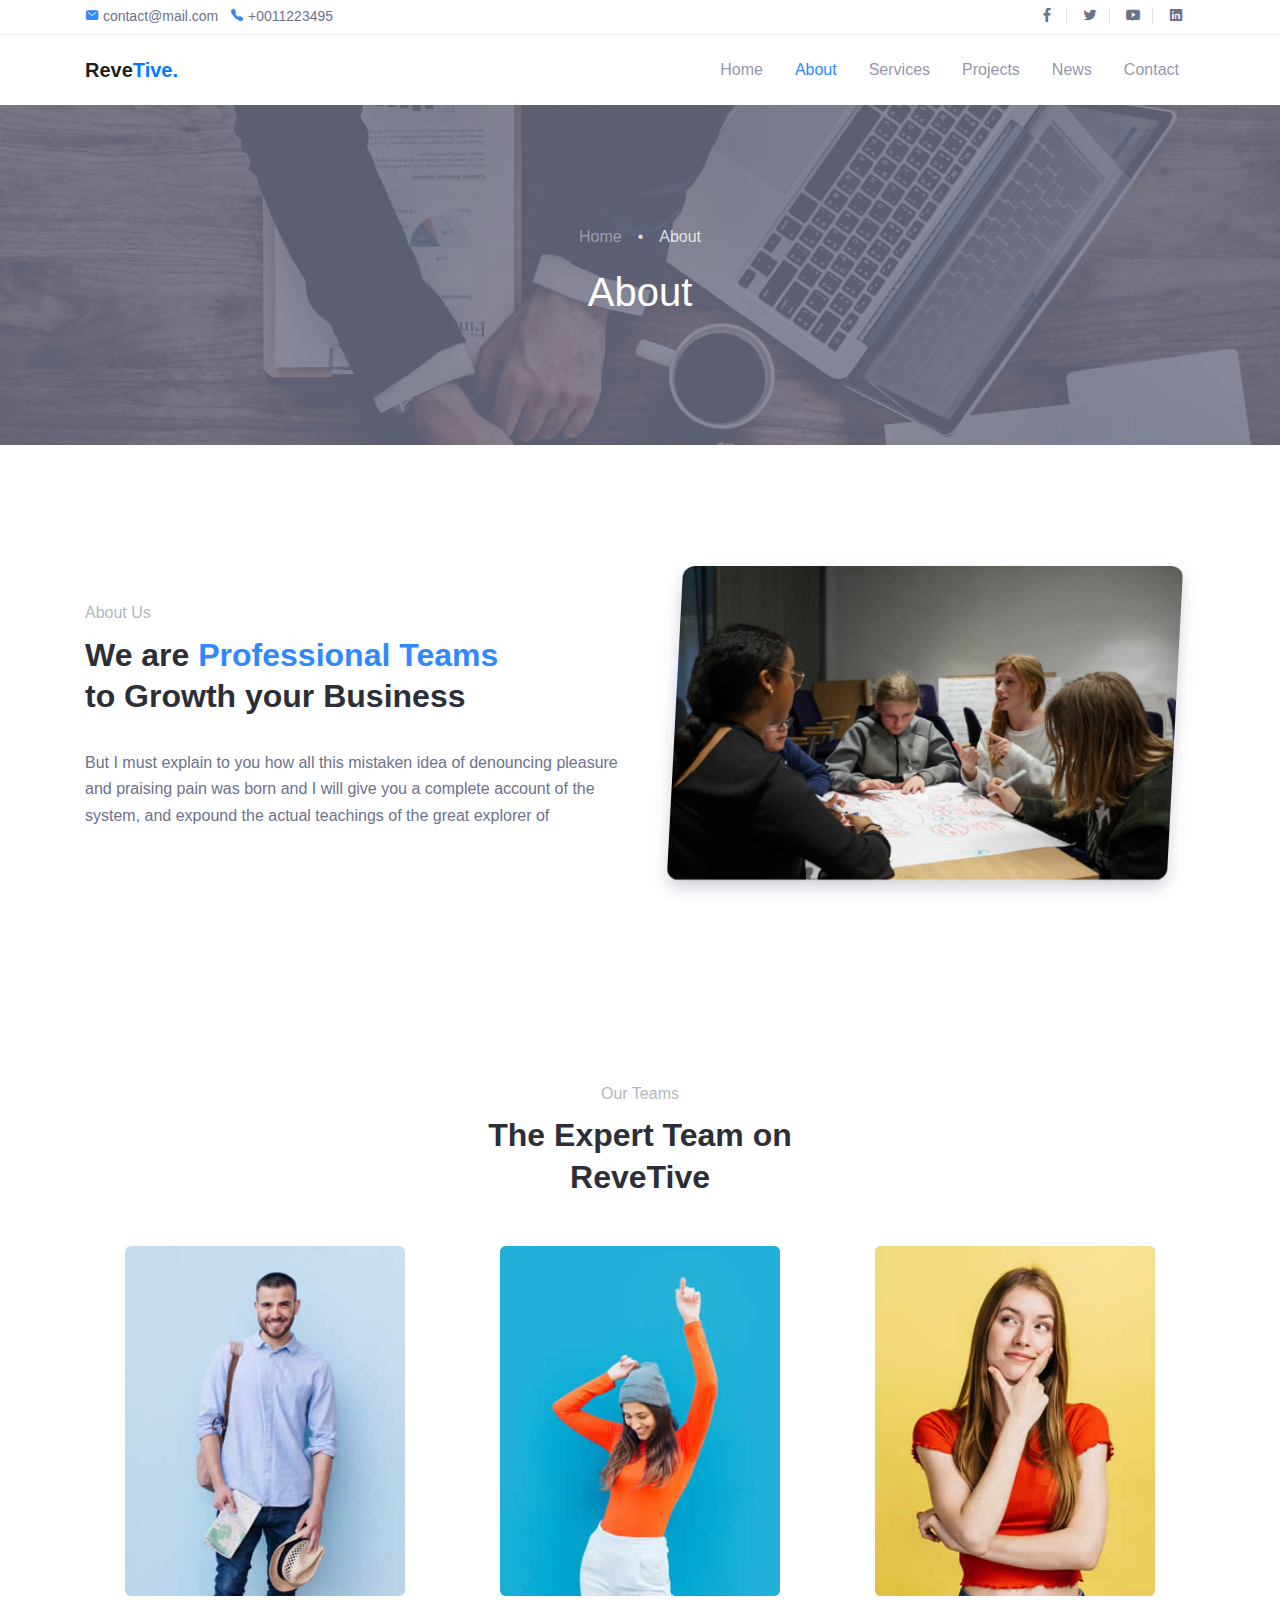
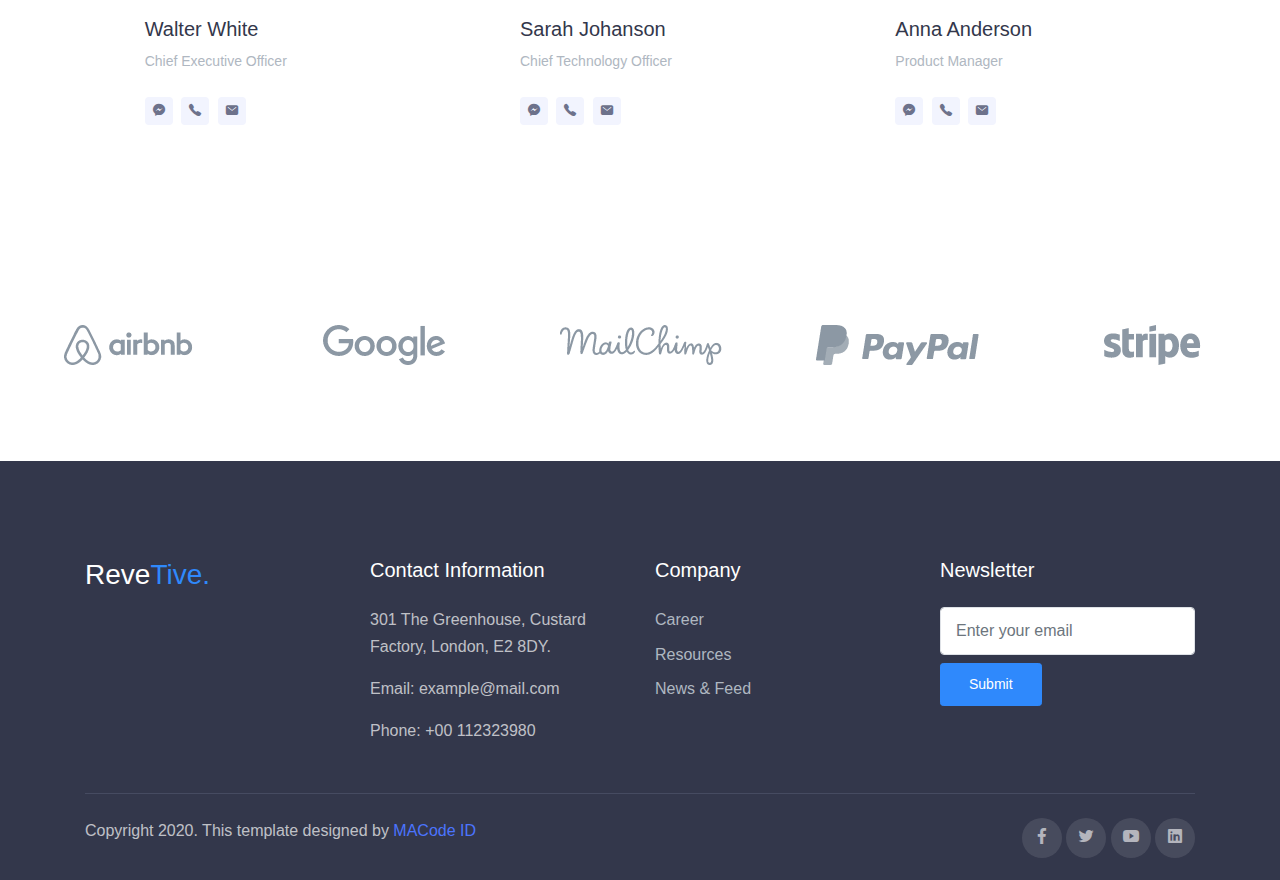
<file: html/about.html>
<!DOCTYPE html>
<html lang="en">
<head>
  <meta charset="UTF-8">
  <meta name="viewport" content="width=device-width, initial-scale=1.0">

  <meta http-equiv="X-UA-Compatible" content="IE=edge">

  <meta name="copyright" content="MACode ID, https://macodeid.com/">

  <title>Revetive - Free Business Corporate Template By MACode ID</title>

  <link rel="stylesheet" href="../assets/css/bootstrap.css">
  
  <link rel="stylesheet" href="../assets/css/maicons.css">

  <link rel="stylesheet" href="../assets/vendor/animate/animate.css">

  <link rel="stylesheet" href="../assets/vendor/owl-carousel/css/owl.carousel.css">

  <link rel="stylesheet" href="../assets/vendor/fancybox/css/jquery.fancybox.css">

  <link rel="stylesheet" href="../assets/css/theme.css">

</head>
<body>

  <!-- Back to top button -->
  <div class="back-to-top"></div>

  <header>
    <div class="top-bar">
      <div class="container">
        <div class="row align-items-center">
          <div class="col-md-8">
            <div class="d-inline-block">
              <span class="mai-mail fg-primary"></span> <a href="mailto:contact@mail.com">contact@mail.com</a>
            </div>
            <div class="d-inline-block ml-2">
              <span class="mai-call fg-primary"></span> <a href="tel:+0011223495">+0011223495</a>
            </div>
          </div>
          <div class="col-md-4 text-right d-none d-md-block">
            <div class="social-mini-button">
              <a href="#"><span class="mai-logo-facebook-f"></span></a>
              <a href="#"><span class="mai-logo-twitter"></span></a>
              <a href="#"><span class="mai-logo-youtube"></span></a>
              <a href="#"><span class="mai-logo-linkedin"></span></a>
            </div>
          </div>
        </div>
      </div> <!-- .container -->
    </div> <!-- .top-bar -->

    <nav class="navbar navbar-expand-lg navbar-light">
      <div class="container">
        <a href="index.html" class="navbar-brand">Reve<span class="text-primary">Tive.</span></a>

        <button class="navbar-toggler" data-toggle="collapse" data-target="#navbarContent" aria-controls="navbarContent" aria-expanded="false" aria-label="Toggle navigation">
          <span class="navbar-toggler-icon"></span>
        </button>

        <div class="navbar-collapse collapse" id="navbarContent">
          <ul class="navbar-nav ml-auto pt-3 pt-lg-0">
            <li class="nav-item">
              <a href="index.html" class="nav-link">Home</a>
            </li>
            <li class="nav-item active">
              <a href="about.html" class="nav-link">About</a>
            </li>
            <li class="nav-item">
              <a href="services.html" class="nav-link">Services</a>
            </li>
            <li class="nav-item">
              <a href="portfolio.html" class="nav-link">Projects</a>
            </li>
            <li class="nav-item">
              <a href="blog.html" class="nav-link">News</a>
            </li>
            <li class="nav-item">
              <a href="contact.html" class="nav-link">Contact</a>
            </li>
          </ul>
        </div>
      </div> <!-- .container -->
    </nav> <!-- .navbar -->

    <div class="page-banner bg-img bg-img-parallax overlay-dark" style="background-image: url(../assets/img/bg_image_3.jpg);">
      <div class="container h-100">
        <div class="row justify-content-center align-items-center h-100">
          <div class="col-lg-8">
            <nav aria-label="breadcrumb">
              <ol class="breadcrumb breadcrumb-dark bg-transparent justify-content-center py-0">
                <li class="breadcrumb-item"><a href="index.html">Home</a></li>
                <li class="breadcrumb-item active" aria-current="page">About</li>
              </ol>
            </nav>
            <h1 class="fg-white text-center">About</h1>
          </div>
        </div>
      </div>
    </div> <!-- .page-banner -->
  </header>

  <main>
    <div class="page-section">
      <div class="container">
        <div class="row align-items-center">
          <div class="col-lg-6 py-3">
            <div class="subhead">About Us</div>
            <h2 class="title-section">We are <span class="fg-primary">Professional Teams</span> to Growth your Business</h2>

            <p>But I must explain to you how all this mistaken idea of denouncing pleasure and praising pain was born and I will give you a complete account of the system, and expound the actual teachings of the great explorer of</p>
          </div>
          <div class="col-lg-6 py-3">
            <div class="about-img">
              <img src="../assets/img/about.jpg" alt="">
            </div>
          </div>
        </div>
      </div> <!-- .container -->
    </div> <!-- .page-section -->

    <div class="page-section">
      <div class="container">
        <div class="text-center">
          <div class="subhead">Our Teams</div>
          <h2 class="title-section">The Expert Team on ReveTive</h2>
        </div>

        <div class="owl-carousel team-carousel mt-5">
          <div class="team-wrap">
            <div class="team-profile">
              <img src="../assets/img/teams/team_1.jpg" alt="">
            </div>
            <div class="team-content">
              <h5>Walter White</h5>
              <div class="text-sm fg-grey">Chief Executive Officer</div>

              <div class="social-button">
                <a href="#"><span class="mai-logo-facebook-messenger"></span></a>
                <a href="#"><span class="mai-call"></span></a>
                <a href="#"><span class="mai-mail"></span></a>
              </div>
            </div>
          </div>

          <div class="team-wrap">
            <div class="team-profile">
              <img src="../assets/img/teams/team_2.jpg" alt="">
            </div>
            <div class="team-content">
              <h5>Sarah Johanson</h5>
              <div class="text-sm fg-grey">Chief Technology Officer</div>

              <div class="social-button">
                <a href="#"><span class="mai-logo-facebook-messenger"></span></a>
                <a href="#"><span class="mai-call"></span></a>
                <a href="#"><span class="mai-mail"></span></a>
              </div>
            </div>
          </div>

          <div class="team-wrap">
            <div class="team-profile">
              <img src="../assets/img/teams/team_3.jpg" alt="">
            </div>
            <div class="team-content">
              <h5>Anna Anderson</h5>
              <div class="text-sm fg-grey">Product Manager</div>

              <div class="social-button">
                <a href="#"><span class="mai-logo-facebook-messenger"></span></a>
                <a href="#"><span class="mai-call"></span></a>
                <a href="#"><span class="mai-mail"></span></a>
              </div>
            </div>
          </div>

        </div>
      </div> <!-- .container -->
    </div> <!-- .page-section -->

    <div class="page-section">
      <div class="container-fluid">
        <div class="row row-cols-md-3 row-cols-lg-5 justify-content-center text-center">
          <div class="py-3 px-5">
            <img src="../assets/img/clients/airbnb.png" alt="">
          </div>
          <div class="py-3 px-5">
            <img src="../assets/img/clients/google.png" alt="">
          </div>
          <div class="py-3 px-5">
            <img src="../assets/img/clients/mailchimp.png" alt="">
          </div>
          <div class="py-3 px-5">
            <img src="../assets/img/clients/paypal.png" alt="">
          </div>
          <div class="py-3 px-5">
            <img src="../assets/img/clients/stripe.png" alt="">
          </div>
        </div>
      </div> <!-- .container-fluid -->
    </div> <!-- .page-section -->
  </main>

  <footer class="page-footer">
    <div class="container">
      <div class="row">
        <div class="col-lg-3 py-3">
          <h3>Reve<span class="fg-primary">Tive.</span></h3>
        </div>
        <div class="col-lg-3 py-3">
          <h5>Contact Information</h5>
          <p>301 The Greenhouse, Custard Factory, London, E2 8DY.</p>
          <p>Email: example@mail.com</p>
          <p>Phone: +00 112323980</p>
        </div>
        <div class="col-lg-3 py-3">
          <h5>Company</h5>
          <ul class="footer-menu">
            <li><a href="#">Career</a></li>
            <li><a href="#">Resources</a></li>
            <li><a href="#">News & Feed</a></li>
          </ul>
        </div>
        <div class="col-lg-3 py-3">
          <h5>Newsletter</h5>
          <form action="#">
            <input type="text" class="form-control" placeholder="Enter your email">
            <button type="submit" class="btn btn-primary btn-sm mt-2">Submit</button>
          </form>
        </div>
      </div>

      <hr>

      <div class="row mt-4">
        <div class="col-md-6">
          <p>Copyright 2020. This template designed by <a href="https://macodeid.com">MACode ID</a></p>
        </div>
        <div class="col-md-6 text-right">
          <div class="sosmed-button">
            <a href="#"><span class="mai-logo-facebook-f"></span></a>
            <a href="#"><span class="mai-logo-twitter"></span></a>
            <a href="#"><span class="mai-logo-youtube"></span></a>
            <a href="#"><span class="mai-logo-linkedin"></span></a>
          </div>
        </div>
      </div>
    </div>
  </footer>

  
<script src="../assets/js/jquery-3.5.1.min.js"></script>

<script src="../assets/js/bootstrap.bundle.min.js"></script>

<script src="../assets/vendor/owl-carousel/js/owl.carousel.min.js"></script>

<script src="../assets/vendor/wow/wow.min.js"></script>

<script src="../assets/vendor/fancybox/js/jquery.fancybox.min.js"></script>

<script src="../assets/vendor/isotope/isotope.pkgd.min.js"></script>

<script src="../assets/js/google-maps.js"></script>

<script src="../assets/js/theme.js"></script>

</body>
</html>
</file>
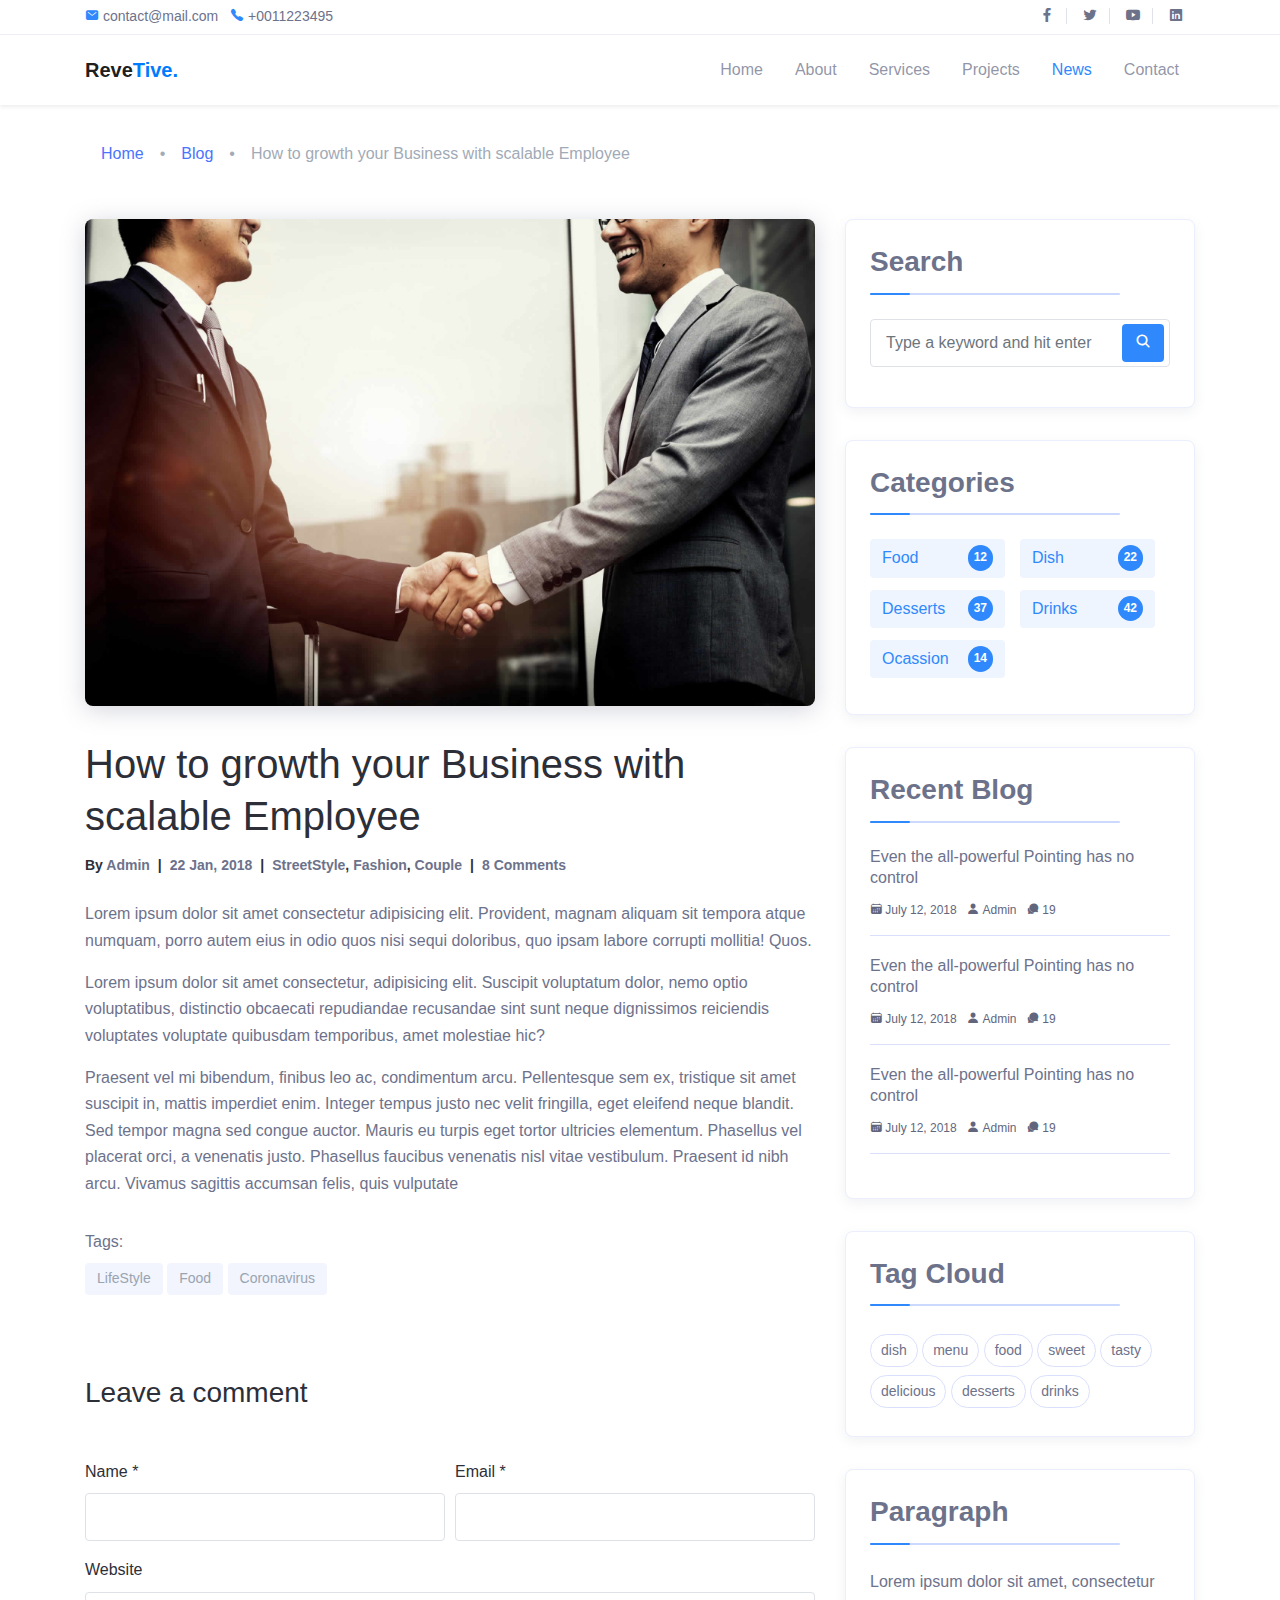
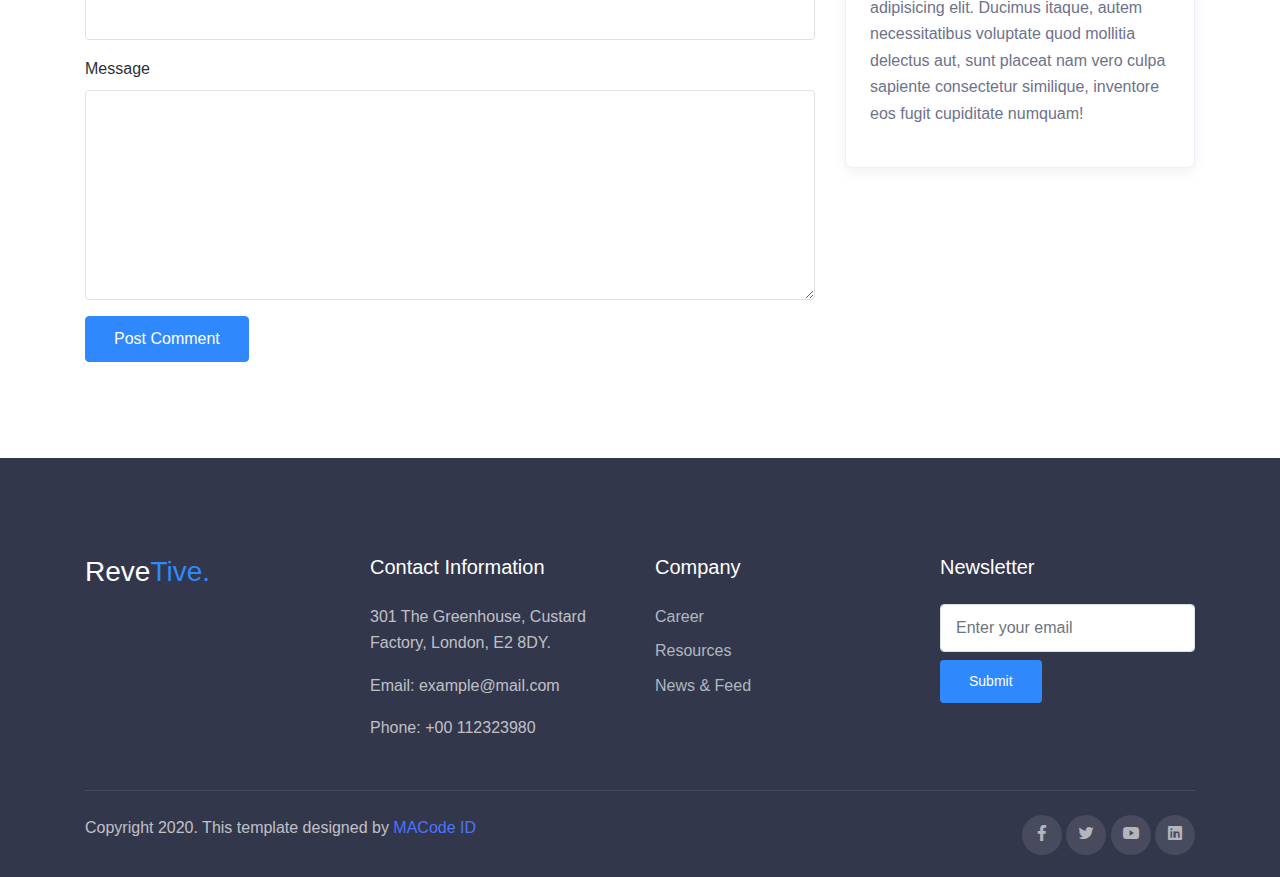
<file: html/blog-single.html>
<!DOCTYPE html>
<html lang="en">
<head>
  <meta charset="UTF-8">
  <meta name="viewport" content="width=device-width, initial-scale=1.0">

  <meta http-equiv="X-UA-Compatible" content="IE=edge">

  <meta name="copyright" content="MACode ID, https://macodeid.com/">

  <title>Revetive - Free Business Corporate Template By MACode ID</title>

  <link rel="stylesheet" href="../assets/css/bootstrap.css">
  
  <link rel="stylesheet" href="../assets/css/maicons.css">

  <link rel="stylesheet" href="../assets/vendor/animate/animate.css">

  <link rel="stylesheet" href="../assets/vendor/owl-carousel/css/owl.carousel.css">

  <link rel="stylesheet" href="../assets/vendor/fancybox/css/jquery.fancybox.css">

  <link rel="stylesheet" href="../assets/css/theme.css">

</head>
<body>

  <!-- Back to top button -->
  <div class="back-to-top"></div>

  <header>
    <div class="top-bar">
      <div class="container">
        <div class="row align-items-center">
          <div class="col-md-8">
            <div class="d-inline-block">
              <span class="mai-mail fg-primary"></span> <a href="mailto:contact@mail.com">contact@mail.com</a>
            </div>
            <div class="d-inline-block ml-2">
              <span class="mai-call fg-primary"></span> <a href="tel:+0011223495">+0011223495</a>
            </div>
          </div>
          <div class="col-md-4 text-right d-none d-md-block">
            <div class="social-mini-button">
              <a href="#"><span class="mai-logo-facebook-f"></span></a>
              <a href="#"><span class="mai-logo-twitter"></span></a>
              <a href="#"><span class="mai-logo-youtube"></span></a>
              <a href="#"><span class="mai-logo-linkedin"></span></a>
            </div>
          </div>
        </div>
      </div> <!-- .container -->
    </div> <!-- .top-bar -->

    <nav class="navbar navbar-expand-lg navbar-light shadow-sm">
      <div class="container">
        <a href="index.html" class="navbar-brand">Reve<span class="text-primary">Tive.</span></a>

        <button class="navbar-toggler" data-toggle="collapse" data-target="#navbarContent" aria-controls="navbarContent" aria-expanded="false" aria-label="Toggle navigation">
          <span class="navbar-toggler-icon"></span>
        </button>

        <div class="navbar-collapse collapse" id="navbarContent">
          <ul class="navbar-nav ml-auto pt-3 pt-lg-0">
            <li class="nav-item">
              <a href="index.html" class="nav-link">Home</a>
            </li>
            <li class="nav-item">
              <a href="about.html" class="nav-link">About</a>
            </li>
            <li class="nav-item">
              <a href="services.html" class="nav-link">Services</a>
            </li>
            <li class="nav-item">
              <a href="portfolio.html" class="nav-link">Projects</a>
            </li>
            <li class="nav-item active">
              <a href="blog.html" class="nav-link">News</a>
            </li>
            <li class="nav-item">
              <a href="contact.html" class="nav-link">Contact</a>
            </li>
          </ul>
        </div>
      </div> <!-- .container -->
    </nav> <!-- .navbar -->
  </header>

  <main>
    <div class="page-section pt-4">
      <div class="container">
        <nav aria-label="Breadcrumb">
          <ol class="breadcrumb bg-transparent mb-4">
            <li class="breadcrumb-item"><a href="index.html">Home</a></li>
            <li class="breadcrumb-item"><a href="blog.html">Blog</a></li>
            <li class="breadcrumb-item active" aria-current="page">How to growth your Business with scalable Employee</li>
          </ol>
        </nav>
        <div class="row">
          <div class="col-lg-8">
            <div class="blog-single-wrap">
              <div class="post-thumbnail">
                <img src="../assets/img/bg_image_1.jpg" alt="">
              </div>
              <h1 class="post-title">How to growth your Business with scalable Employee</h1>
              <div class="post-meta">
                <div class="post-author">
                  <span class="text-grey">By</span> <a href="#">Admin</a>  
                </div>
                <span class="gap">|</span>
                <div class="post-date">
                  <a href="#">22 Jan, 2018</a>
                </div>
                <span class="gap">|</span>
                <div>
                  <a href="#">StreetStyle</a>, <a href="#">Fashion</a>, <a href="#">Couple</a>  
                </div>
                <span class="gap">|</span>
                <div class="post-comment-count">
                  <a href="#">8 Comments</a>
                </div>
              </div>
              <div class="post-content">
                <p>Lorem ipsum dolor sit amet consectetur adipisicing elit. Provident, magnam aliquam sit tempora atque numquam, porro autem eius in odio quos nisi sequi doloribus, quo ipsam labore corrupti mollitia! Quos.</p>
                <p>Lorem ipsum dolor sit amet consectetur, adipisicing elit. Suscipit voluptatum dolor, nemo optio voluptatibus, distinctio obcaecati repudiandae recusandae sint sunt neque dignissimos reiciendis voluptates voluptate quibusdam temporibus, amet molestiae hic?</p>
                <p>Praesent vel mi bibendum, finibus leo ac, condimentum arcu. Pellentesque sem ex, tristique sit amet suscipit in, mattis imperdiet enim. Integer tempus justo nec velit fringilla, eget eleifend neque blandit. Sed tempor magna sed congue auctor. Mauris eu turpis eget tortor ultricies elementum. Phasellus vel placerat orci, a venenatis justo. Phasellus faucibus venenatis nisl vitae vestibulum. Praesent id nibh arcu. Vivamus sagittis accumsan felis, quis vulputate</p>
                <div class="post-tags">
                  <p class="mb-2">Tags:</p>
                  <a href="#" class="tag-link">LifeStyle</a>
                  <a href="#" class="tag-link">Food</a>
                  <a href="#" class="tag-link">Coronavirus</a>
                </div>
              </div>
            </div> <!-- .blog-single-wrap -->

            <div class="comment-form-wrap pt-5">
              <h3 class="mb-5">Leave a comment</h3>
              <form action="#" class="">
                <div class="form-row form-group">
                  <div class="col-md-6">
                    <label for="name">Name *</label>
                    <input type="text" class="form-control" id="name">
                  </div>
                  <div class="col-md-6">
                    <label for="email">Email *</label>
                    <input type="email" class="form-control" id="email">
                  </div>
                </div>
                <div class="form-group">
                  <label for="website">Website</label>
                  <input type="url" class="form-control" id="website">
                </div>
    
                <div class="form-group">
                  <label for="message">Message</label>
                  <textarea name="msg" id="message" cols="30" rows="8" class="form-control"></textarea>
                </div>
                <div class="form-group">
                  <input type="submit" value="Post Comment" class="btn btn-primary">
                </div>
    
              </form>
            </div> <!-- .comment-form-wrap -->
          </div>
          
          <div class="col-lg-4">
            <div class="widget">
              <div class="widget-box">
                <h3 class="widget-title">Search</h3>
                <div class="divider"></div>
                <form action="#" class="search-form">
                  <div class="form-group">
                    <input type="text" class="form-control" placeholder="Type a keyword and hit enter">
                    <button type="submit" class="btn"><span class="icon mai-search"></span></button>
                  </div>
                </form>
              </div>
              <div class="widget-box">
                <h3 class="widget-title">Categories</h3>
                <div class="divider"></div>
                <ul class="categories">
                  <li><a href="#">Food <span>12</span></a></li>
                  <li><a href="#">Dish <span>22</span></a></li>
                  <li><a href="#">Desserts <span>37</span></a></li>
                  <li><a href="#">Drinks <span>42</span></a></li>
                  <li><a href="#">Ocassion <span>14</span></a></li>
                </ul>
              </div>
  
              <div class="widget-box">
                <h3 class="widget-title">Recent Blog</h3>
                <div class="divider"></div>
                <div class="blog-item">
                  <div class="content">
                    <h6 class="post-title"><a href="#">Even the all-powerful Pointing has no control</a></h6>
                    <div class="meta">
                      <a href="#"><span class="mai-calendar"></span> July 12, 2018</a>
                      <a href="#"><span class="mai-person"></span> Admin</a>
                      <a href="#"><span class="mai-chatbubbles"></span> 19</a>
                    </div>
                  </div>
                </div>
                <div class="blog-item">
                  <div class="content">
                    <h6 class="post-title"><a href="#">Even the all-powerful Pointing has no control</a></h6>
                    <div class="meta">
                      <a href="#"><span class="mai-calendar"></span> July 12, 2018</a>
                      <a href="#"><span class="mai-person"></span> Admin</a>
                      <a href="#"><span class="mai-chatbubbles"></span> 19</a>
                    </div>
                  </div>
                </div>
                <div class="blog-item">
                  <div class="content">
                    <h6 class="post-title"><a href="#">Even the all-powerful Pointing has no control</a></h6>
                    <div class="meta">
                      <a href="#"><span class="mai-calendar"></span> July 12, 2018</a>
                      <a href="#"><span class="mai-person"></span> Admin</a>
                      <a href="#"><span class="mai-chatbubbles"></span> 19</a>
                    </div>
                  </div>
                </div>
              </div>
  
              <div class="widget-box">
                <h3 class="widget-title">Tag Cloud</h3>
                <div class="divider"></div>
                <div class="tagcloud">
                  <a href="#" class="tag-cloud-link">dish</a>
                  <a href="#" class="tag-cloud-link">menu</a>
                  <a href="#" class="tag-cloud-link">food</a>
                  <a href="#" class="tag-cloud-link">sweet</a>
                  <a href="#" class="tag-cloud-link">tasty</a>
                  <a href="#" class="tag-cloud-link">delicious</a>
                  <a href="#" class="tag-cloud-link">desserts</a>
                  <a href="#" class="tag-cloud-link">drinks</a>
                </div>
              </div>
  
              <div class="widget-box">
                <h3 class="widget-title">Paragraph</h3>
                <div class="divider"></div>
                <p>Lorem ipsum dolor sit amet, consectetur adipisicing elit. Ducimus itaque, autem necessitatibus voluptate quod mollitia delectus aut, sunt placeat nam vero culpa sapiente consectetur similique, inventore eos fugit cupiditate numquam!</p>
              </div>
            </div>
          </div>
          
        </div>
      </div> <!-- .container -->
    </div> <!-- .page-section -->
  </main>


  <footer class="page-footer">
    <div class="container">
      <div class="row">
        <div class="col-lg-3 py-3">
          <h3>Reve<span class="fg-primary">Tive.</span></h3>
        </div>
        <div class="col-lg-3 py-3">
          <h5>Contact Information</h5>
          <p>301 The Greenhouse, Custard Factory, London, E2 8DY.</p>
          <p>Email: example@mail.com</p>
          <p>Phone: +00 112323980</p>
        </div>
        <div class="col-lg-3 py-3">
          <h5>Company</h5>
          <ul class="footer-menu">
            <li><a href="#">Career</a></li>
            <li><a href="#">Resources</a></li>
            <li><a href="#">News & Feed</a></li>
          </ul>
        </div>
        <div class="col-lg-3 py-3">
          <h5>Newsletter</h5>
          <form action="#">
            <input type="text" class="form-control" placeholder="Enter your email">
            <button type="submit" class="btn btn-primary btn-sm mt-2">Submit</button>
          </form>
        </div>
      </div>

      <hr>

      <div class="row mt-4">
        <div class="col-md-6">
          <p>Copyright 2020. This template designed by <a href="https://macodeid.com">MACode ID</a></p>
        </div>
        <div class="col-md-6 text-right">
          <div class="sosmed-button">
            <a href="#"><span class="mai-logo-facebook-f"></span></a>
            <a href="#"><span class="mai-logo-twitter"></span></a>
            <a href="#"><span class="mai-logo-youtube"></span></a>
            <a href="#"><span class="mai-logo-linkedin"></span></a>
          </div>
        </div>
      </div>
    </div>
  </footer>

  
<script src="../assets/js/jquery-3.5.1.min.js"></script>

<script src="../assets/js/bootstrap.bundle.min.js"></script>

<script src="../assets/vendor/owl-carousel/js/owl.carousel.min.js"></script>

<script src="../assets/vendor/wow/wow.min.js"></script>

<script src="../assets/vendor/fancybox/js/jquery.fancybox.min.js"></script>

<script src="../assets/vendor/isotope/isotope.pkgd.min.js"></script>

<script src="../assets/js/google-maps.js"></script>

<script src="../assets/js/theme.js"></script>

</body>
</html>
</file>
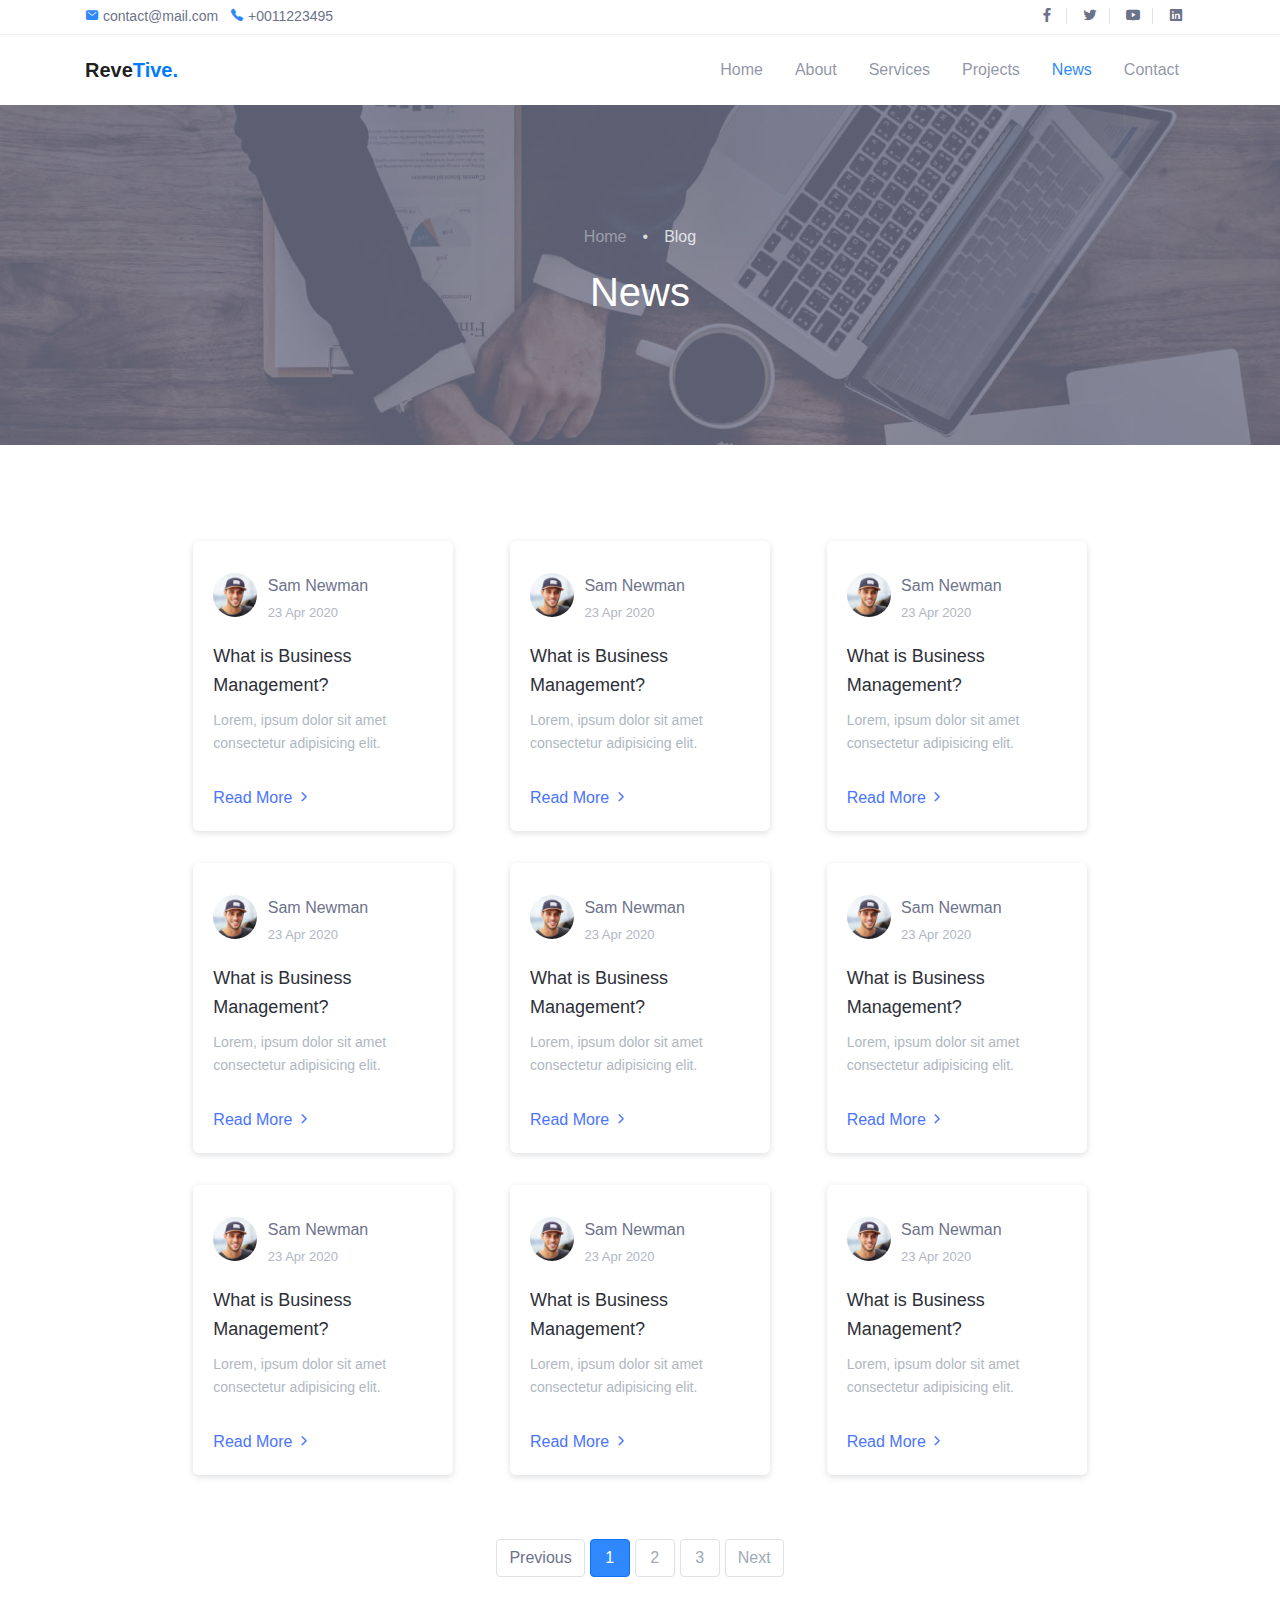
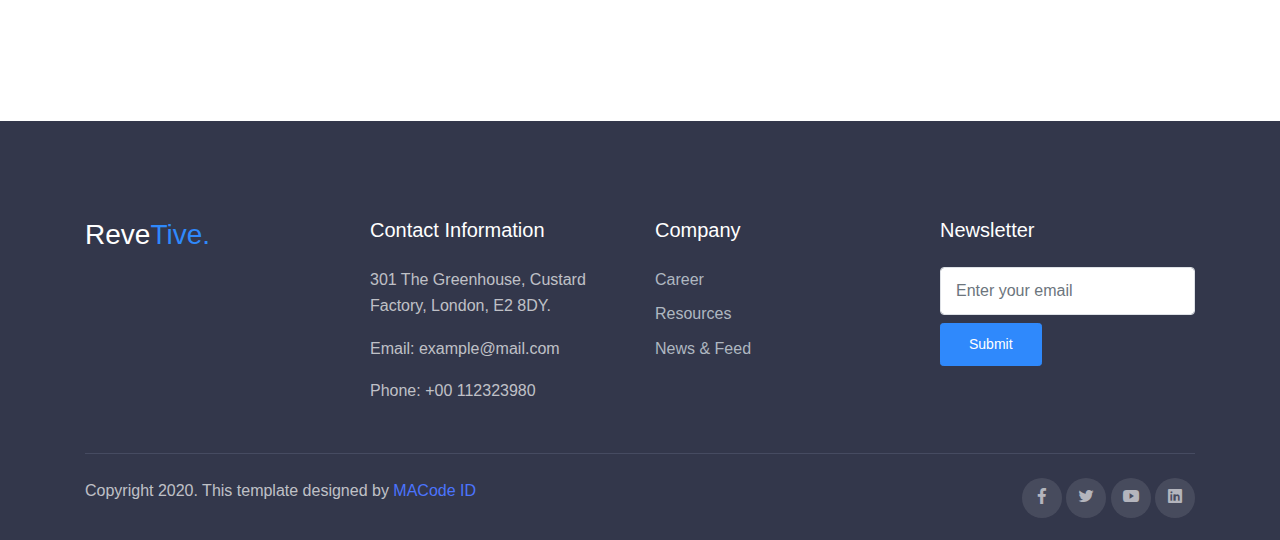
<file: html/blog.html>
<!DOCTYPE html>
<html lang="en">
<head>
  <meta charset="UTF-8">
  <meta name="viewport" content="width=device-width, initial-scale=1.0">

  <meta http-equiv="X-UA-Compatible" content="IE=edge">

  <meta name="copyright" content="MACode ID, https://macodeid.com/">

  <title>Revetive - Free Business Corporate Template By MACode ID</title>

  <link rel="stylesheet" href="../assets/css/bootstrap.css">
  
  <link rel="stylesheet" href="../assets/css/maicons.css">

  <link rel="stylesheet" href="../assets/vendor/animate/animate.css">

  <link rel="stylesheet" href="../assets/vendor/owl-carousel/css/owl.carousel.css">

  <link rel="stylesheet" href="../assets/vendor/fancybox/css/jquery.fancybox.css">

  <link rel="stylesheet" href="../assets/css/theme.css">

</head>
<body>

  <!-- Back to top button -->
  <div class="back-to-top"></div>

  <header>
    <div class="top-bar">
      <div class="container">
        <div class="row align-items-center">
          <div class="col-md-8">
            <div class="d-inline-block">
              <span class="mai-mail fg-primary"></span> <a href="mailto:contact@mail.com">contact@mail.com</a>
            </div>
            <div class="d-inline-block ml-2">
              <span class="mai-call fg-primary"></span> <a href="tel:+0011223495">+0011223495</a>
            </div>
          </div>
          <div class="col-md-4 text-right d-none d-md-block">
            <div class="social-mini-button">
              <a href="#"><span class="mai-logo-facebook-f"></span></a>
              <a href="#"><span class="mai-logo-twitter"></span></a>
              <a href="#"><span class="mai-logo-youtube"></span></a>
              <a href="#"><span class="mai-logo-linkedin"></span></a>
            </div>
          </div>
        </div>
      </div> <!-- .container -->
    </div> <!-- .top-bar -->

    <nav class="navbar navbar-expand-lg navbar-light">
      <div class="container">
        <a href="index.html" class="navbar-brand">Reve<span class="text-primary">Tive.</span></a>

        <button class="navbar-toggler" data-toggle="collapse" data-target="#navbarContent" aria-controls="navbarContent" aria-expanded="false" aria-label="Toggle navigation">
          <span class="navbar-toggler-icon"></span>
        </button>

        <div class="navbar-collapse collapse" id="navbarContent">
          <ul class="navbar-nav ml-auto pt-3 pt-lg-0">
            <li class="nav-item">
              <a href="index.html" class="nav-link">Home</a>
            </li>
            <li class="nav-item">
              <a href="about.html" class="nav-link">About</a>
            </li>
            <li class="nav-item">
              <a href="services.html" class="nav-link">Services</a>
            </li>
            <li class="nav-item">
              <a href="portfolio.html" class="nav-link">Projects</a>
            </li>
            <li class="nav-item active">
              <a href="blog.html" class="nav-link">News</a>
            </li>
            <li class="nav-item">
              <a href="contact.html" class="nav-link">Contact</a>
            </li>
          </ul>
        </div>
      </div> <!-- .container -->
    </nav> <!-- .navbar -->

    <div class="page-banner bg-img bg-img-parallax overlay-dark" style="background-image: url(../assets/img/bg_image_3.jpg);">
      <div class="container h-100">
        <div class="row justify-content-center align-items-center h-100">
          <div class="col-lg-8">
            <nav aria-label="breadcrumb">
              <ol class="breadcrumb breadcrumb-dark bg-transparent justify-content-center py-0">
                <li class="breadcrumb-item"><a href="index.html">Home</a></li>
                <li class="breadcrumb-item active" aria-current="page">Blog</li>
              </ol>
            </nav>
            <h1 class="fg-white text-center">News</h1>
          </div>
        </div>
      </div>
    </div> <!-- .page-banner -->
  </header>

  <main>
    <div class="page-section">
      <div class="container">
        <div class="row justify-content-center">
          <div class="col-lg-10">
            <div class="row">
              <div class="col-md-6 col-lg-4 py-3">
                <div class="card-blog">
                  <div class="header">
                    <div class="avatar">
                      <img src="../assets/img/person/person_1.jpg" alt="">
                    </div>
                    <div class="entry-footer">
                      <div class="post-author">Sam Newman</div>
                      <a href="#" class="post-date">23 Apr 2020</a>
                    </div>
                  </div>
                  <div class="body">
                    <div class="post-title"><a href="blog-single.html">What is Business Management?</a></div>
                    <div class="post-excerpt">Lorem, ipsum dolor sit amet consectetur adipisicing elit.</div>
                  </div>
                  <div class="footer">
                    <a href="blog-single.html">Read More <span class="mai-chevron-forward text-sm"></span></a>
                  </div>
                </div>
              </div>

              <div class="col-md-6 col-lg-4 py-3">
                <div class="card-blog">
                  <div class="header">
                    <div class="avatar">
                      <img src="../assets/img/person/person_1.jpg" alt="">
                    </div>
                    <div class="entry-footer">
                      <div class="post-author">Sam Newman</div>
                      <a href="#" class="post-date">23 Apr 2020</a>
                    </div>
                  </div>
                  <div class="body">
                    <div class="post-title"><a href="blog-single.html">What is Business Management?</a></div>
                    <div class="post-excerpt">Lorem, ipsum dolor sit amet consectetur adipisicing elit.</div>
                  </div>
                  <div class="footer">
                    <a href="blog-single.html">Read More <span class="mai-chevron-forward text-sm"></span></a>
                  </div>
                </div>
              </div>

              <div class="col-md-6 col-lg-4 py-3">
                <div class="card-blog">
                  <div class="header">
                    <div class="avatar">
                      <img src="../assets/img/person/person_1.jpg" alt="">
                    </div>
                    <div class="entry-footer">
                      <div class="post-author">Sam Newman</div>
                      <a href="#" class="post-date">23 Apr 2020</a>
                    </div>
                  </div>
                  <div class="body">
                    <div class="post-title"><a href="blog-single.html">What is Business Management?</a></div>
                    <div class="post-excerpt">Lorem, ipsum dolor sit amet consectetur adipisicing elit.</div>
                  </div>
                  <div class="footer">
                    <a href="blog-single.html">Read More <span class="mai-chevron-forward text-sm"></span></a>
                  </div>
                </div>
              </div>

              <div class="col-md-6 col-lg-4 py-3">
                <div class="card-blog">
                  <div class="header">
                    <div class="avatar">
                      <img src="../assets/img/person/person_1.jpg" alt="">
                    </div>
                    <div class="entry-footer">
                      <div class="post-author">Sam Newman</div>
                      <a href="#" class="post-date">23 Apr 2020</a>
                    </div>
                  </div>
                  <div class="body">
                    <div class="post-title"><a href="blog-single.html">What is Business Management?</a></div>
                    <div class="post-excerpt">Lorem, ipsum dolor sit amet consectetur adipisicing elit.</div>
                  </div>
                  <div class="footer">
                    <a href="blog-single.html">Read More <span class="mai-chevron-forward text-sm"></span></a>
                  </div>
                </div>
              </div>

              <div class="col-md-6 col-lg-4 py-3">
                <div class="card-blog">
                  <div class="header">
                    <div class="avatar">
                      <img src="../assets/img/person/person_1.jpg" alt="">
                    </div>
                    <div class="entry-footer">
                      <div class="post-author">Sam Newman</div>
                      <a href="#" class="post-date">23 Apr 2020</a>
                    </div>
                  </div>
                  <div class="body">
                    <div class="post-title"><a href="blog-single.html">What is Business Management?</a></div>
                    <div class="post-excerpt">Lorem, ipsum dolor sit amet consectetur adipisicing elit.</div>
                  </div>
                  <div class="footer">
                    <a href="blog-single.html">Read More <span class="mai-chevron-forward text-sm"></span></a>
                  </div>
                </div>
              </div>

              <div class="col-md-6 col-lg-4 py-3">
                <div class="card-blog">
                  <div class="header">
                    <div class="avatar">
                      <img src="../assets/img/person/person_1.jpg" alt="">
                    </div>
                    <div class="entry-footer">
                      <div class="post-author">Sam Newman</div>
                      <a href="#" class="post-date">23 Apr 2020</a>
                    </div>
                  </div>
                  <div class="body">
                    <div class="post-title"><a href="blog-single.html">What is Business Management?</a></div>
                    <div class="post-excerpt">Lorem, ipsum dolor sit amet consectetur adipisicing elit.</div>
                  </div>
                  <div class="footer">
                    <a href="blog-single.html">Read More <span class="mai-chevron-forward text-sm"></span></a>
                  </div>
                </div>
              </div>

              <div class="col-md-6 col-lg-4 py-3">
                <div class="card-blog">
                  <div class="header">
                    <div class="avatar">
                      <img src="../assets/img/person/person_1.jpg" alt="">
                    </div>
                    <div class="entry-footer">
                      <div class="post-author">Sam Newman</div>
                      <a href="#" class="post-date">23 Apr 2020</a>
                    </div>
                  </div>
                  <div class="body">
                    <div class="post-title"><a href="blog-single.html">What is Business Management?</a></div>
                    <div class="post-excerpt">Lorem, ipsum dolor sit amet consectetur adipisicing elit.</div>
                  </div>
                  <div class="footer">
                    <a href="blog-single.html">Read More <span class="mai-chevron-forward text-sm"></span></a>
                  </div>
                </div>
              </div>

              <div class="col-md-6 col-lg-4 py-3">
                <div class="card-blog">
                  <div class="header">
                    <div class="avatar">
                      <img src="../assets/img/person/person_1.jpg" alt="">
                    </div>
                    <div class="entry-footer">
                      <div class="post-author">Sam Newman</div>
                      <a href="#" class="post-date">23 Apr 2020</a>
                    </div>
                  </div>
                  <div class="body">
                    <div class="post-title"><a href="blog-single.html">What is Business Management?</a></div>
                    <div class="post-excerpt">Lorem, ipsum dolor sit amet consectetur adipisicing elit.</div>
                  </div>
                  <div class="footer">
                    <a href="blog-single.html">Read More <span class="mai-chevron-forward text-sm"></span></a>
                  </div>
                </div>
              </div>

              <div class="col-md-6 col-lg-4 py-3">
                <div class="card-blog">
                  <div class="header">
                    <div class="avatar">
                      <img src="../assets/img/person/person_1.jpg" alt="">
                    </div>
                    <div class="entry-footer">
                      <div class="post-author">Sam Newman</div>
                      <a href="#" class="post-date">23 Apr 2020</a>
                    </div>
                  </div>
                  <div class="body">
                    <div class="post-title"><a href="blog-single.html">What is Business Management?</a></div>
                    <div class="post-excerpt">Lorem, ipsum dolor sit amet consectetur adipisicing elit.</div>
                  </div>
                  <div class="footer">
                    <a href="blog-single.html">Read More <span class="mai-chevron-forward text-sm"></span></a>
                  </div>
                </div>
              </div>

              <div class="col-12 my-5">
                <nav aria-label="Page Navigation">
                  <ul class="pagination justify-content-center">
                    <li class="page-item disabled">
                      <a class="page-link" href="#" tabindex="-1" aria-disabled="true">Previous</a>
                    </li>
                    <li class="page-item active" aria-current="page">
                      <a class="page-link" href="#">1 <span class="sr-only">(current)</span></a>
                    </li>
                    <li class="page-item">
                      <a class="page-link" href="#">2</a>
                    </li>
                    <li class="page-item"><a class="page-link" href="#">3</a></li>
                    <li class="page-item">
                      <a class="page-link" href="#">Next</a>
                    </li>
                  </ul>
                </nav>
              </div>
              
            </div>
          </div>
          
        </div>
      </div> <!-- .container -->
    </div> <!-- .page-section -->
  </main>


  <footer class="page-footer">
    <div class="container">
      <div class="row">
        <div class="col-lg-3 py-3">
          <h3>Reve<span class="fg-primary">Tive.</span></h3>
        </div>
        <div class="col-lg-3 py-3">
          <h5>Contact Information</h5>
          <p>301 The Greenhouse, Custard Factory, London, E2 8DY.</p>
          <p>Email: example@mail.com</p>
          <p>Phone: +00 112323980</p>
        </div>
        <div class="col-lg-3 py-3">
          <h5>Company</h5>
          <ul class="footer-menu">
            <li><a href="#">Career</a></li>
            <li><a href="#">Resources</a></li>
            <li><a href="#">News & Feed</a></li>
          </ul>
        </div>
        <div class="col-lg-3 py-3">
          <h5>Newsletter</h5>
          <form action="#">
            <input type="text" class="form-control" placeholder="Enter your email">
            <button type="submit" class="btn btn-primary btn-sm mt-2">Submit</button>
          </form>
        </div>
      </div>

      <hr>

      <div class="row mt-4">
        <div class="col-md-6">
          <p>Copyright 2020. This template designed by <a href="https://macodeid.com">MACode ID</a></p>
        </div>
        <div class="col-md-6 text-right">
          <div class="sosmed-button">
            <a href="#"><span class="mai-logo-facebook-f"></span></a>
            <a href="#"><span class="mai-logo-twitter"></span></a>
            <a href="#"><span class="mai-logo-youtube"></span></a>
            <a href="#"><span class="mai-logo-linkedin"></span></a>
          </div>
        </div>
      </div>
    </div>
  </footer>

  
<script src="../assets/js/jquery-3.5.1.min.js"></script>

<script src="../assets/js/bootstrap.bundle.min.js"></script>

<script src="../assets/vendor/owl-carousel/js/owl.carousel.min.js"></script>

<script src="../assets/vendor/wow/wow.min.js"></script>

<script src="../assets/vendor/fancybox/js/jquery.fancybox.min.js"></script>

<script src="../assets/vendor/isotope/isotope.pkgd.min.js"></script>

<script src="../assets/js/google-maps.js"></script>

<script src="../assets/js/theme.js"></script>

</body>
</html>
</file>
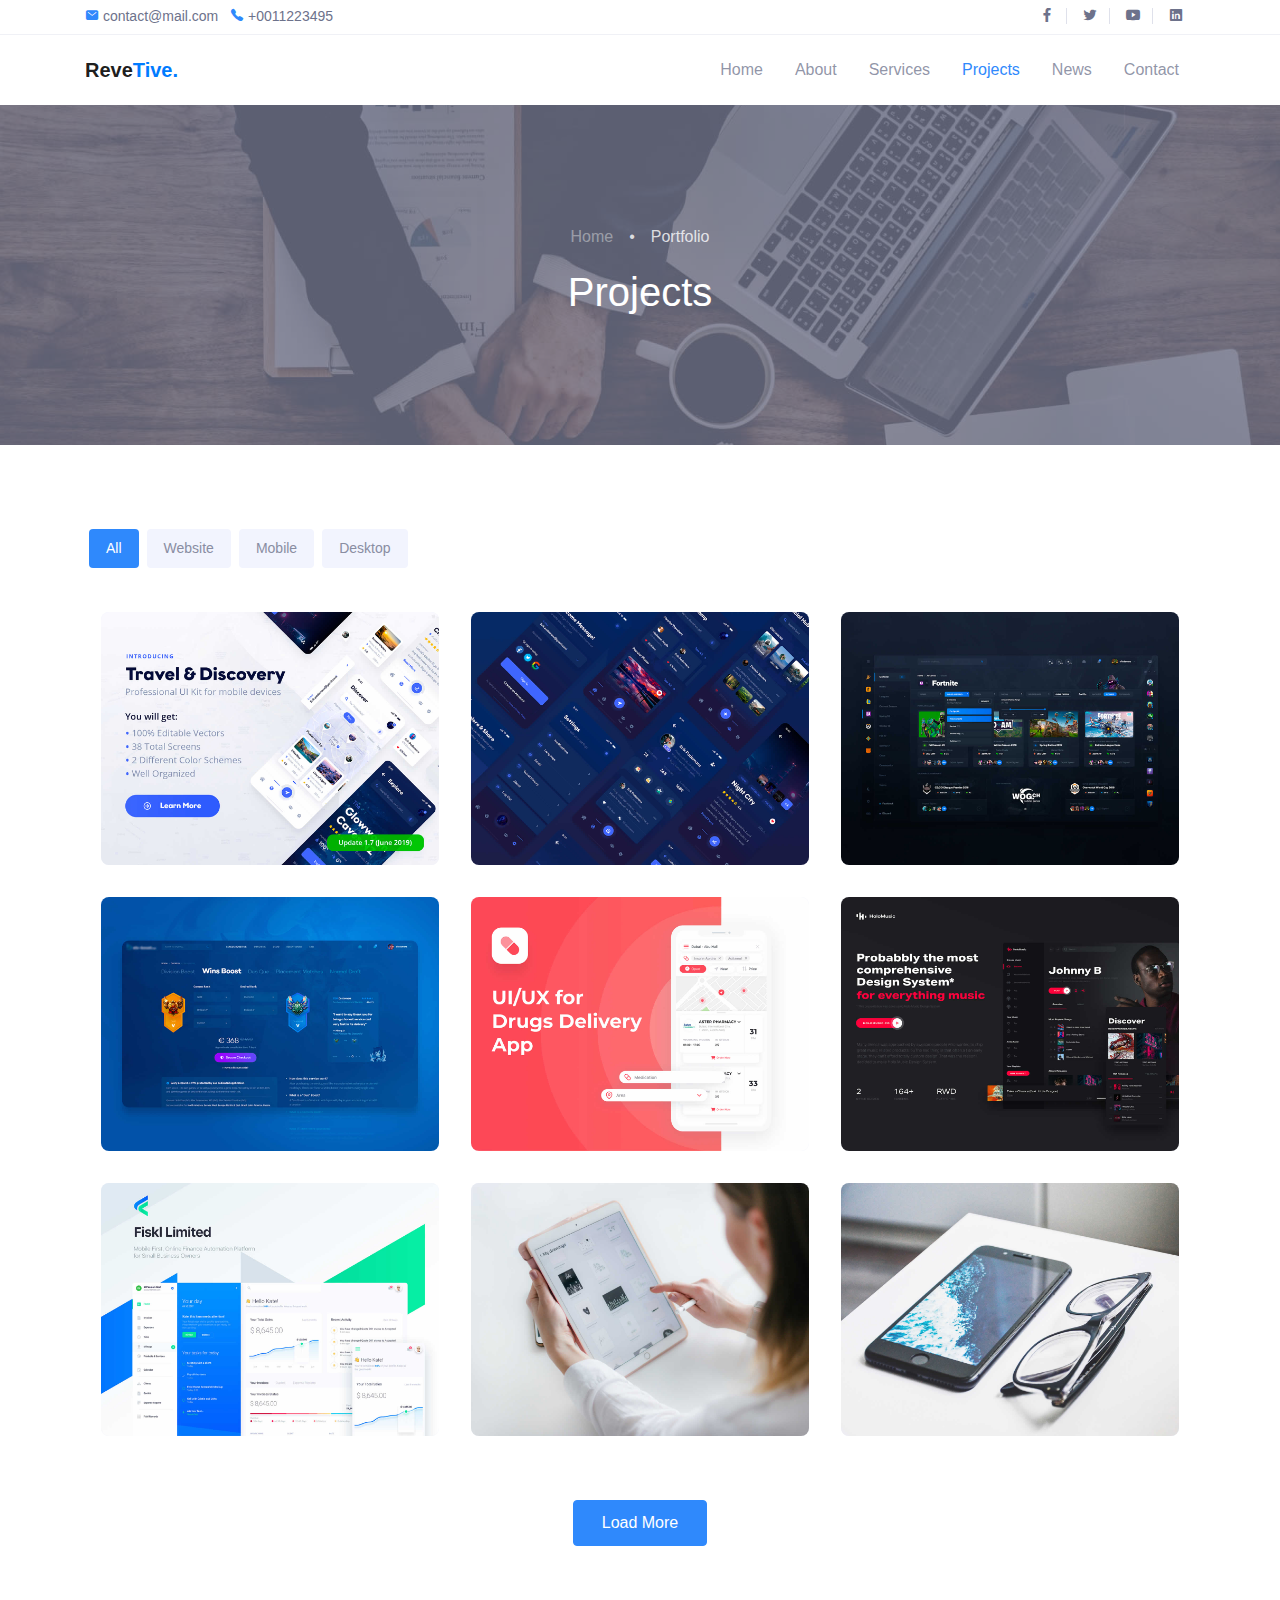
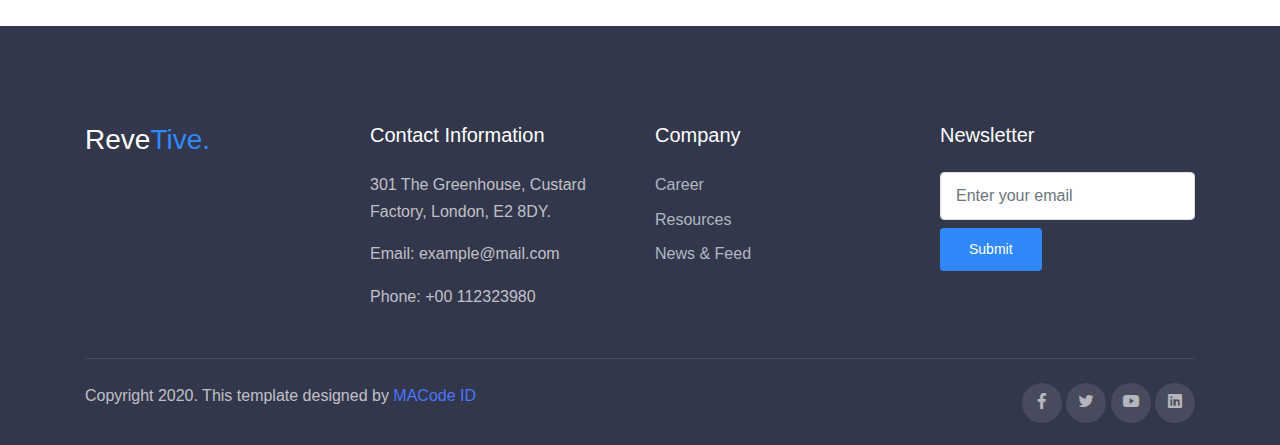
<file: html/portfolio.html>
<!DOCTYPE html>
<html lang="en">
<head>
  <meta charset="UTF-8">
  <meta name="viewport" content="width=device-width, initial-scale=1.0">

  <meta http-equiv="X-UA-Compatible" content="IE=edge">

  <meta name="copyright" content="MACode ID, https://macodeid.com/">

  <title>Revetive - Free Business Corporate Template By MACode ID</title>

  <link rel="stylesheet" href="../assets/css/bootstrap.css">
  
  <link rel="stylesheet" href="../assets/css/maicons.css">

  <link rel="stylesheet" href="../assets/vendor/animate/animate.css">

  <link rel="stylesheet" href="../assets/vendor/owl-carousel/css/owl.carousel.css">

  <link rel="stylesheet" href="../assets/vendor/fancybox/css/jquery.fancybox.css">

  <link rel="stylesheet" href="../assets/css/theme.css">

</head>
<body>

  <!-- Back to top button -->
  <div class="back-to-top"></div>

  <header>
    <div class="top-bar">
      <div class="container">
        <div class="row align-items-center">
          <div class="col-md-8">
            <div class="d-inline-block">
              <span class="mai-mail fg-primary"></span> <a href="mailto:contact@mail.com">contact@mail.com</a>
            </div>
            <div class="d-inline-block ml-2">
              <span class="mai-call fg-primary"></span> <a href="tel:+0011223495">+0011223495</a>
            </div>
          </div>
          <div class="col-md-4 text-right d-none d-md-block">
            <div class="social-mini-button">
              <a href="#"><span class="mai-logo-facebook-f"></span></a>
              <a href="#"><span class="mai-logo-twitter"></span></a>
              <a href="#"><span class="mai-logo-youtube"></span></a>
              <a href="#"><span class="mai-logo-linkedin"></span></a>
            </div>
          </div>
        </div>
      </div> <!-- .container -->
    </div> <!-- .top-bar -->

    <nav class="navbar navbar-expand-lg navbar-light">
      <div class="container">
        <a href="index.html" class="navbar-brand">Reve<span class="text-primary">Tive.</span></a>

        <button class="navbar-toggler" data-toggle="collapse" data-target="#navbarContent" aria-controls="navbarContent" aria-expanded="false" aria-label="Toggle navigation">
          <span class="navbar-toggler-icon"></span>
        </button>

        <div class="navbar-collapse collapse" id="navbarContent">
          <ul class="navbar-nav ml-auto pt-3 pt-lg-0">
            <li class="nav-item">
              <a href="index.html" class="nav-link">Home</a>
            </li>
            <li class="nav-item">
              <a href="about.html" class="nav-link">About</a>
            </li>
            <li class="nav-item">
              <a href="services.html" class="nav-link">Services</a>
            </li>
            <li class="nav-item active">
              <a href="portfolio.html" class="nav-link">Projects</a>
            </li>
            <li class="nav-item">
              <a href="blog.html" class="nav-link">News</a>
            </li>
            <li class="nav-item">
              <a href="contact.html" class="nav-link">Contact</a>
            </li>
          </ul>
        </div>
      </div> <!-- .container -->
    </nav> <!-- .navbar -->

    <div class="page-banner bg-img bg-img-parallax overlay-dark" style="background-image: url(../assets/img/bg_image_3.jpg);">
      <div class="container h-100">
        <div class="row justify-content-center align-items-center h-100">
          <div class="col-lg-8">
            <nav aria-label="breadcrumb">
              <ol class="breadcrumb breadcrumb-dark bg-transparent justify-content-center py-0">
                <li class="breadcrumb-item"><a href="index.html">Home</a></li>
                <li class="breadcrumb-item active" aria-current="page">Portfolio</li>
              </ol>
            </nav>
            <h1 class="fg-white text-center">Projects</h1>
          </div>
        </div>
      </div>
    </div> <!-- .page-banner -->
  </header>

  <main>
    <div class="page-section">
      <div class="container">
        <div class="filterable-btn">
          <button class="btn active" data-filter="*">All</button>
          <button class="btn" data-filter=".web">Website</button>
          <button class="btn" data-filter=".mobile">Mobile</button>
          <button class="btn" data-filter=".desktop">Desktop</button>
        </div>

        <div class="grid mt-3">
          <div class="grid-item mobile">
            <div class="portfolio">
              <a href="../assets/img/portfolio/work-1.jpg" data-fancybox="portfolio">
                <img src="../assets/img/portfolio/work-1.jpg" alt="">
              </a>
            </div>
          </div>
          <div class="grid-item mobile">
            <div class="portfolio">
              <a href="../assets/img/portfolio/work-2.jpg" data-fancybox="portfolio">
                <img src="../assets/img/portfolio/work-2.jpg" alt="">
              </a>
            </div>
          </div>
          <div class="grid-item web desktop">
            <div class="portfolio">
              <a href="../assets/img/portfolio/work-3.jpg" data-fancybox="portfolio">
                <img src="../assets/img/portfolio/work-3.jpg" alt="">
              </a>
            </div>
          </div>
          <div class="grid-item web">
            <div class="portfolio">
              <a href="../assets/img/portfolio/work-4.jpg" data-fancybox="portfolio">
                <img src="../assets/img/portfolio/work-4.jpg" alt="">
              </a>
            </div>
          </div>
          <div class="grid-item mobile">
            <div class="portfolio">
              <a href="../assets/img/portfolio/work-5.jpg" data-fancybox="portfolio">
                <img src="../assets/img/portfolio/work-5.jpg" alt="">
              </a>
            </div>
          </div>
          <div class="grid-item web desktop">
            <div class="portfolio">
              <a href="../assets/img/portfolio/work-6.jpg" data-fancybox="portfolio">
                <img src="../assets/img/portfolio/work-6.jpg" alt="">
              </a>
            </div>
          </div>
          <div class="grid-item web">
            <div class="portfolio">
              <a href="../assets/img/portfolio/work-7.jpg" data-fancybox="portfolio">
                <img src="../assets/img/portfolio/work-7.jpg" alt="">
              </a>
            </div>
          </div>
          <div class="grid-item mobile">
            <div class="portfolio">
              <a href="../assets/img/portfolio/work-8.jpg" data-fancybox="portfolio">
                <img src="../assets/img/portfolio/work-8.jpg" alt="">
              </a>
            </div>
          </div>
          <div class="grid-item mobile">
            <div class="portfolio">
              <a href="../assets/img/portfolio/work-9.jpg" data-fancybox="portfolio">
                <img src="../assets/img/portfolio/work-9.jpg" alt="">
              </a>
            </div>
          </div>
        </div> <!-- .grid -->
        <div class="mt-5 text-center">
          <button class="btn btn-primary">Load More</button>
        </div>
      </div> <!-- .container -->
    </div> <!-- .page-section -->
  </main>

  <footer class="page-footer">
    <div class="container">
      <div class="row">
        <div class="col-lg-3 py-3">
          <h3>Reve<span class="fg-primary">Tive.</span></h3>
        </div>
        <div class="col-lg-3 py-3">
          <h5>Contact Information</h5>
          <p>301 The Greenhouse, Custard Factory, London, E2 8DY.</p>
          <p>Email: example@mail.com</p>
          <p>Phone: +00 112323980</p>
        </div>
        <div class="col-lg-3 py-3">
          <h5>Company</h5>
          <ul class="footer-menu">
            <li><a href="#">Career</a></li>
            <li><a href="#">Resources</a></li>
            <li><a href="#">News & Feed</a></li>
          </ul>
        </div>
        <div class="col-lg-3 py-3">
          <h5>Newsletter</h5>
          <form action="#">
            <input type="text" class="form-control" placeholder="Enter your email">
            <button type="submit" class="btn btn-primary btn-sm mt-2">Submit</button>
          </form>
        </div>
      </div>

      <hr>

      <div class="row mt-4">
        <div class="col-md-6">
          <p>Copyright 2020. This template designed by <a href="https://macodeid.com">MACode ID</a></p>
        </div>
        <div class="col-md-6 text-right">
          <div class="sosmed-button">
            <a href="#"><span class="mai-logo-facebook-f"></span></a>
            <a href="#"><span class="mai-logo-twitter"></span></a>
            <a href="#"><span class="mai-logo-youtube"></span></a>
            <a href="#"><span class="mai-logo-linkedin"></span></a>
          </div>
        </div>
      </div>
    </div>
  </footer>

  
<script src="../assets/js/jquery-3.5.1.min.js"></script>

<script src="../assets/js/bootstrap.bundle.min.js"></script>

<script src="../assets/vendor/owl-carousel/js/owl.carousel.min.js"></script>

<script src="../assets/vendor/wow/wow.min.js"></script>

<script src="../assets/vendor/fancybox/js/jquery.fancybox.min.js"></script>

<script src="../assets/vendor/isotope/isotope.pkgd.min.js"></script>

<script src="../assets/js/google-maps.js"></script>

<script src="../assets/js/theme.js"></script>

</body>
</html>
</file>
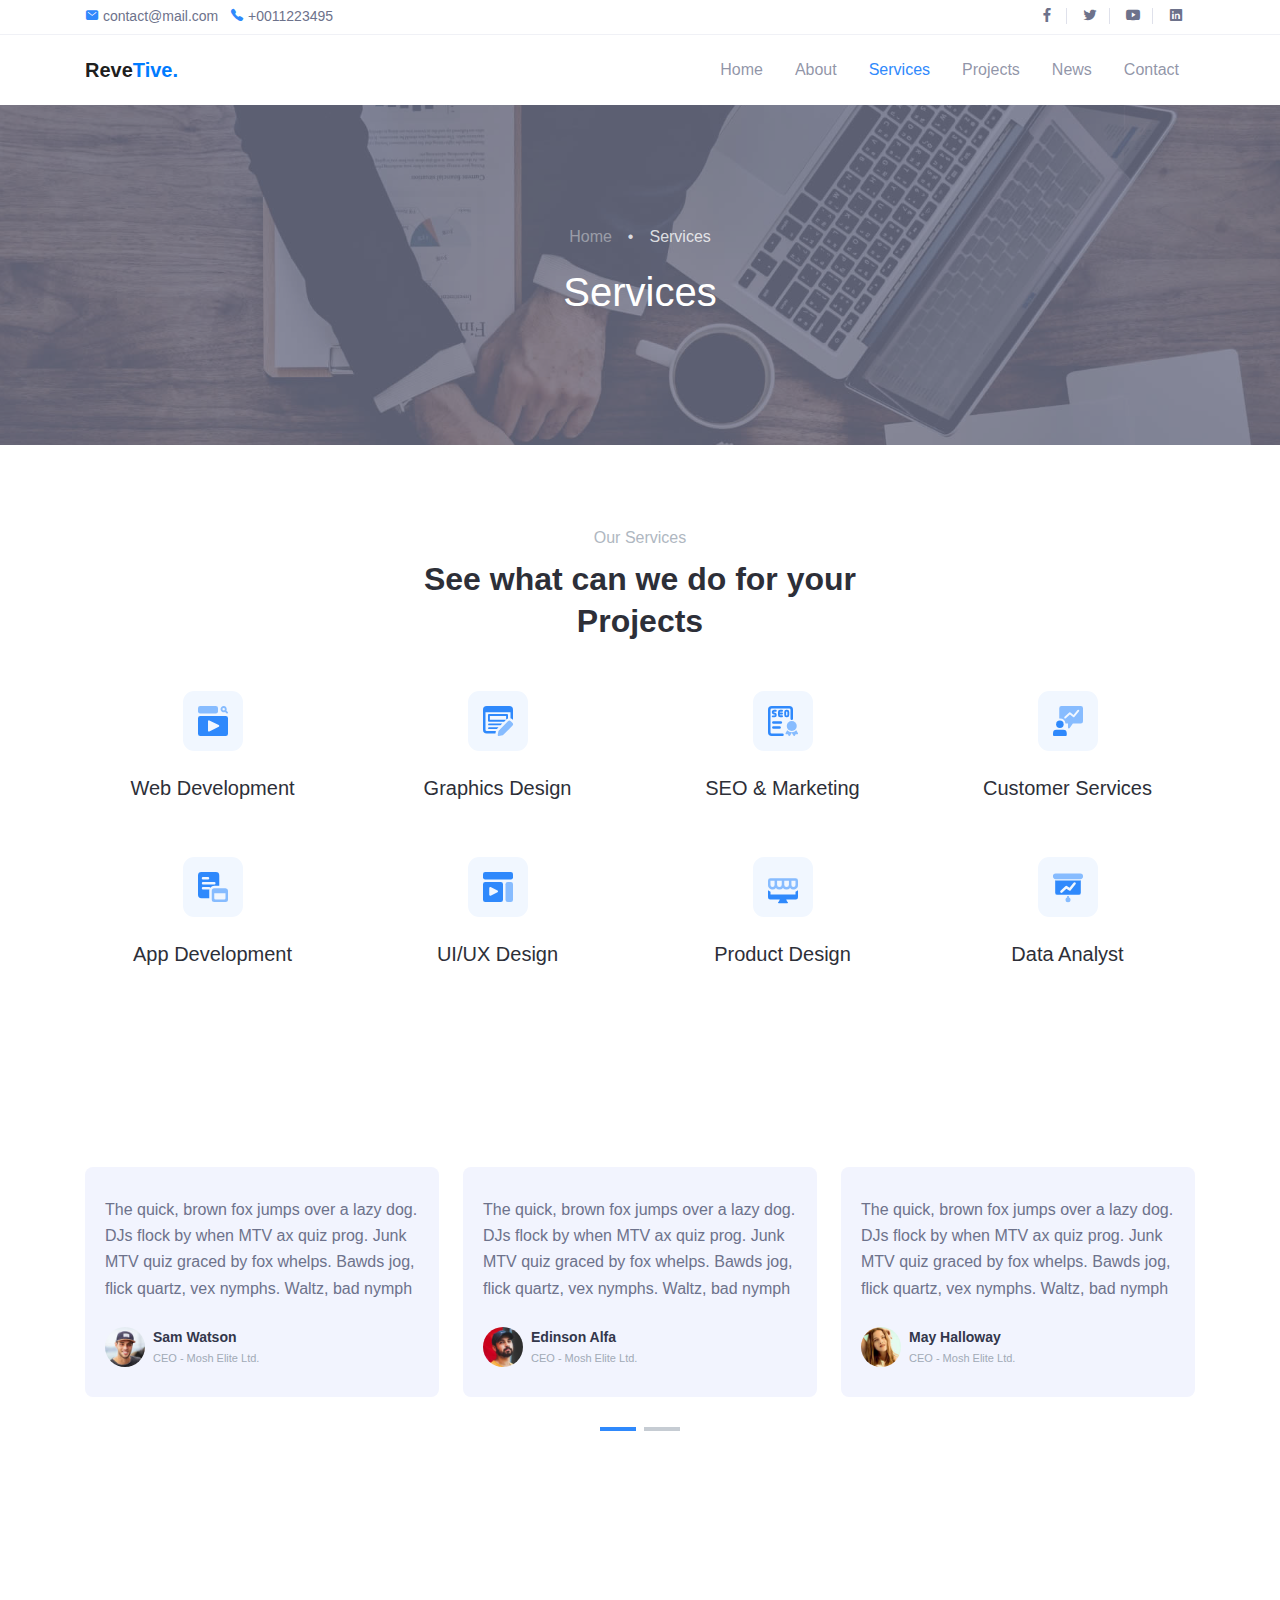
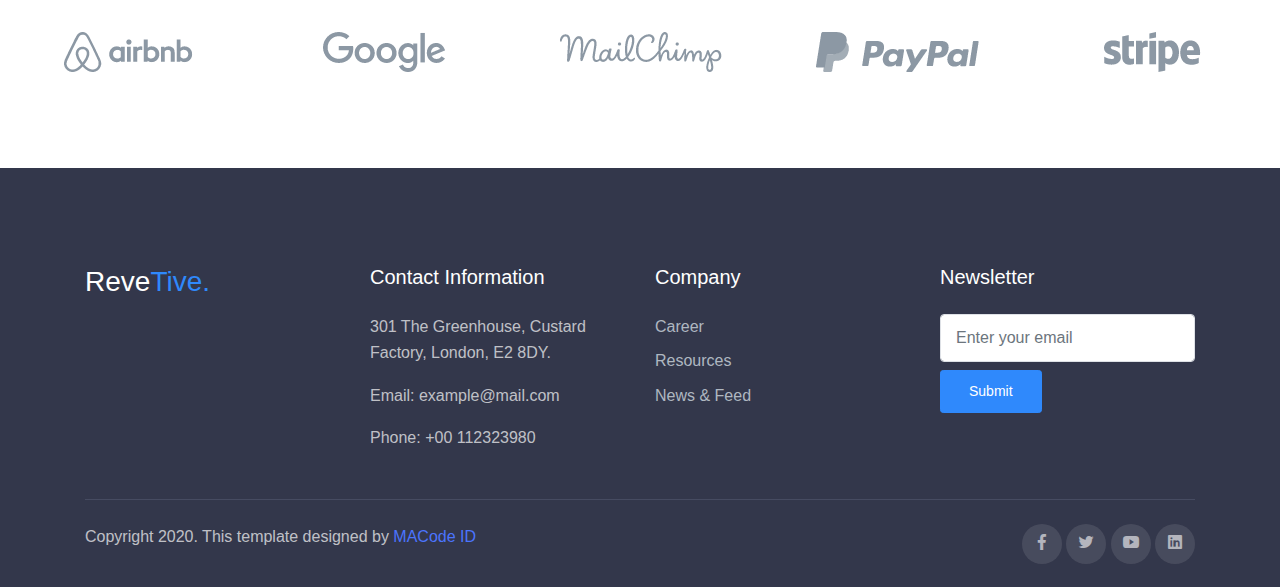
<file: html/services.html>
<!DOCTYPE html>
<html lang="en">
<head>
  <meta charset="UTF-8">
  <meta name="viewport" content="width=device-width, initial-scale=1.0">

  <meta http-equiv="X-UA-Compatible" content="IE=edge">

  <meta name="copyright" content="MACode ID, https://macodeid.com/">

  <title>Revetive - Free Business Corporate Template By MACode ID</title>

  <link rel="stylesheet" href="../assets/css/bootstrap.css">
  
  <link rel="stylesheet" href="../assets/css/maicons.css">

  <link rel="stylesheet" href="../assets/vendor/animate/animate.css">

  <link rel="stylesheet" href="../assets/vendor/owl-carousel/css/owl.carousel.css">

  <link rel="stylesheet" href="../assets/vendor/fancybox/css/jquery.fancybox.css">

  <link rel="stylesheet" href="../assets/css/theme.css">

</head>
<body>

  <!-- Back to top button -->
  <div class="back-to-top"></div>

  <header>
    <div class="top-bar">
      <div class="container">
        <div class="row align-items-center">
          <div class="col-md-8">
            <div class="d-inline-block">
              <span class="mai-mail fg-primary"></span> <a href="mailto:contact@mail.com">contact@mail.com</a>
            </div>
            <div class="d-inline-block ml-2">
              <span class="mai-call fg-primary"></span> <a href="tel:+0011223495">+0011223495</a>
            </div>
          </div>
          <div class="col-md-4 text-right d-none d-md-block">
            <div class="social-mini-button">
              <a href="#"><span class="mai-logo-facebook-f"></span></a>
              <a href="#"><span class="mai-logo-twitter"></span></a>
              <a href="#"><span class="mai-logo-youtube"></span></a>
              <a href="#"><span class="mai-logo-linkedin"></span></a>
            </div>
          </div>
        </div>
      </div> <!-- .container -->
    </div> <!-- .top-bar -->

    <nav class="navbar navbar-expand-lg navbar-light">
      <div class="container">
        <a href="index.html" class="navbar-brand">Reve<span class="text-primary">Tive.</span></a>

        <button class="navbar-toggler" data-toggle="collapse" data-target="#navbarContent" aria-controls="navbarContent" aria-expanded="false" aria-label="Toggle navigation">
          <span class="navbar-toggler-icon"></span>
        </button>

        <div class="navbar-collapse collapse" id="navbarContent">
          <ul class="navbar-nav ml-auto pt-3 pt-lg-0">
            <li class="nav-item">
              <a href="index.html" class="nav-link">Home</a>
            </li>
            <li class="nav-item">
              <a href="about.html" class="nav-link">About</a>
            </li>
            <li class="nav-item active">
              <a href="services.html" class="nav-link">Services</a>
            </li>
            <li class="nav-item">
              <a href="portfolio.html" class="nav-link">Projects</a>
            </li>
            <li class="nav-item">
              <a href="blog.html" class="nav-link">News</a>
            </li>
            <li class="nav-item">
              <a href="contact.html" class="nav-link">Contact</a>
            </li>
          </ul>
        </div>
      </div> <!-- .container -->
    </nav> <!-- .navbar -->

    <div class="page-banner bg-img bg-img-parallax overlay-dark" style="background-image: url(../assets/img/bg_image_3.jpg);">
      <div class="container h-100">
        <div class="row justify-content-center align-items-center h-100">
          <div class="col-lg-8">
            <nav aria-label="breadcrumb">
              <ol class="breadcrumb breadcrumb-dark bg-transparent justify-content-center py-0">
                <li class="breadcrumb-item"><a href="index.html">Home</a></li>
                <li class="breadcrumb-item active" aria-current="page">Services</li>
              </ol>
            </nav>
            <h1 class="fg-white text-center">Services</h1>
          </div>
        </div>
      </div>
    </div> <!-- .page-banner -->
  </header>

  <main>
    <div class="page-section">
      <div class="container">
        <div class="text-center">
          <div class="subhead">Our Services</div>
          <h2 class="title-section">See what can we do for your Projects</h2>
        </div>

        <div class="row justify-content-center">
          <div class="col-md-6 col-lg-4 col-xl-3 py-3 mb-3">
            <div class="text-center">
              <div class="img-fluid mb-4">
                <img src="../assets/img/icons/web_development.svg" alt="">
              </div>
              <h5>Web Development</h5>
            </div>
          </div>
          <div class="col-md-6 col-lg-4 col-xl-3 py-3 mb-3">
            <div class="text-center">
              <div class="img-fluid mb-4">
                <img src="../assets/img/icons/graphics_design.svg" alt="">
              </div>
              <h5>Graphics Design</h5>
            </div>
          </div>

          <div class="col-md-6 col-lg-4 col-xl-3 py-3 mb-3">
            <div class="text-center">
              <div class="img-fluid mb-4">
                <img src="../assets/img/icons/seo_and_marketing.svg" alt="">
              </div>
              <h5>SEO & Marketing</h5>
            </div>
          </div>

          <div class="col-md-6 col-lg-4 col-xl-3 py-3 mb-3">
            <div class="text-center">
              <div class="img-fluid mb-4">
                <img src="../assets/img/icons/customer_services.svg" alt="">
              </div>
              <h5>Customer Services</h5>
            </div>
          </div>

          <div class="col-md-6 col-lg-4 col-xl-3 py-3 mb-3">
            <div class="text-center">
              <div class="img-fluid mb-4">
                <img src="../assets/img/icons/app_development.svg" alt="">
              </div>
              <h5>App Development</h5>
            </div>
          </div>

          <div class="col-md-6 col-lg-4 col-xl-3 py-3 mb-3">
            <div class="text-center">
              <div class="img-fluid mb-4">
                <img src="../assets/img/icons/ui_ux_design.svg" alt="">
              </div>
              <h5>UI/UX Design</h5>
            </div>
          </div>

          <div class="col-md-6 col-lg-4 col-xl-3 py-3 mb-3">
            <div class="text-center">
              <div class="img-fluid mb-4">
                <img src="../assets/img/icons/product_design.svg" alt="">
              </div>
              <h5>Product Design</h5>
            </div>
          </div>

          <div class="col-md-6 col-lg-4 col-xl-3 py-3 mb-3">
            <div class="text-center">
              <div class="img-fluid mb-4">
                <img src="../assets/img/icons/data_analyst.svg" alt="">
              </div>
              <h5>Data Analyst</h5>
            </div>
          </div>

        </div>
      </div> <!-- .container -->
    </div> <!-- .page-section -->

    <!-- Testimonials -->
    <div class="page-section">
      <div class="container">
        <div class="owl-carousel testimonial-carousel">
          <div class="card-testimonial">
            <div class="content">
              The quick, brown fox jumps over a lazy dog. DJs flock by when MTV ax quiz prog. Junk MTV quiz graced by fox whelps. Bawds jog, flick quartz, vex nymphs. Waltz, bad nymph
            </div>
            <div class="author">
              <div class="avatar">
                <img src="../assets/img/person/person_1.jpg" alt="">
              </div>
              <div class="d-inline-block ml-2">
                <div class="author-name">Sam Watson</div>
                <div class="author-info">CEO - Mosh Elite Ltd.</div>
              </div>
            </div>
          </div>

          <div class="card-testimonial">
            <div class="content">
              The quick, brown fox jumps over a lazy dog. DJs flock by when MTV ax quiz prog. Junk MTV quiz graced by fox whelps. Bawds jog, flick quartz, vex nymphs. Waltz, bad nymph
            </div>
            <div class="author">
              <div class="avatar">
                <img src="../assets/img/person/person_2.jpg" alt="">
              </div>
              <div class="d-inline-block ml-2">
                <div class="author-name">Edinson Alfa</div>
                <div class="author-info">CEO - Mosh Elite Ltd.</div>
              </div>
            </div>
          </div>

          <div class="card-testimonial">
            <div class="content">
              The quick, brown fox jumps over a lazy dog. DJs flock by when MTV ax quiz prog. Junk MTV quiz graced by fox whelps. Bawds jog, flick quartz, vex nymphs. Waltz, bad nymph
            </div>
            <div class="author">
              <div class="avatar">
                <img src="../assets/img/person/person_3.jpg" alt="">
              </div>
              <div class="d-inline-block ml-2">
                <div class="author-name">May Halloway</div>
                <div class="author-info">CEO - Mosh Elite Ltd.</div>
              </div>
            </div>
          </div>

          <div class="card-testimonial">
            <div class="content">
              The quick, brown fox jumps over a lazy dog. DJs flock by when MTV ax quiz prog. Junk MTV quiz graced by fox whelps. Bawds jog, flick quartz, vex nymphs. Waltz, bad nymph
            </div>
            <div class="author">
              <div class="avatar">
                <img src="../assets/img/person/person_1.jpg" alt="">
              </div>
              <div class="d-inline-block ml-2">
                <div class="author-name">Sam Watson</div>
                <div class="author-info">CEO - Mosh Elite Ltd.</div>
              </div>
            </div>
          </div>

          <div class="card-testimonial">
            <div class="content">
              The quick, brown fox jumps over a lazy dog. DJs flock by when MTV ax quiz prog. Junk MTV quiz graced by fox whelps. Bawds jog, flick quartz, vex nymphs. Waltz, bad nymph
            </div>
            <div class="author">
              <div class="avatar">
                <img src="../assets/img/person/person_2.jpg" alt="">
              </div>
              <div class="d-inline-block ml-2">
                <div class="author-name">Edinson Alfa</div>
                <div class="author-info">CEO - Mosh Elite Ltd.</div>
              </div>
            </div>
          </div>

          <div class="card-testimonial">
            <div class="content">
              The quick, brown fox jumps over a lazy dog. DJs flock by when MTV ax quiz prog. Junk MTV quiz graced by fox whelps. Bawds jog, flick quartz, vex nymphs. Waltz, bad nymph
            </div>
            <div class="author">
              <div class="avatar">
                <img src="../assets/img/person/person_3.jpg" alt="">
              </div>
              <div class="d-inline-block ml-2">
                <div class="author-name">May Halloway</div>
                <div class="author-info">CEO - Mosh Elite Ltd.</div>
              </div>
            </div>
          </div>

        </div> <!-- .row -->
      </div> <!-- .container -->
    </div> <!-- .page-section -->

    <div class="page-section">
      <div class="container-fluid">
        <div class="row row-cols-md-3 row-cols-lg-5 justify-content-center text-center">
          <div class="py-3 px-5">
            <img src="../assets/img/clients/airbnb.png" alt="">
          </div>
          <div class="py-3 px-5">
            <img src="../assets/img/clients/google.png" alt="">
          </div>
          <div class="py-3 px-5">
            <img src="../assets/img/clients/mailchimp.png" alt="">
          </div>
          <div class="py-3 px-5">
            <img src="../assets/img/clients/paypal.png" alt="">
          </div>
          <div class="py-3 px-5">
            <img src="../assets/img/clients/stripe.png" alt="">
          </div>
        </div>
      </div> <!-- .container-fluid -->
    </div> <!-- .page-section -->
  </main>


  <footer class="page-footer">
    <div class="container">
      <div class="row">
        <div class="col-lg-3 py-3">
          <h3>Reve<span class="fg-primary">Tive.</span></h3>
        </div>
        <div class="col-lg-3 py-3">
          <h5>Contact Information</h5>
          <p>301 The Greenhouse, Custard Factory, London, E2 8DY.</p>
          <p>Email: example@mail.com</p>
          <p>Phone: +00 112323980</p>
        </div>
        <div class="col-lg-3 py-3">
          <h5>Company</h5>
          <ul class="footer-menu">
            <li><a href="#">Career</a></li>
            <li><a href="#">Resources</a></li>
            <li><a href="#">News & Feed</a></li>
          </ul>
        </div>
        <div class="col-lg-3 py-3">
          <h5>Newsletter</h5>
          <form action="#">
            <input type="text" class="form-control" placeholder="Enter your email">
            <button type="submit" class="btn btn-primary btn-sm mt-2">Submit</button>
          </form>
        </div>
      </div>

      <hr>

      <div class="row mt-4">
        <div class="col-md-6">
          <p>Copyright 2020. This template designed by <a href="https://macodeid.com">MACode ID</a></p>
        </div>
        <div class="col-md-6 text-right">
          <div class="sosmed-button">
            <a href="#"><span class="mai-logo-facebook-f"></span></a>
            <a href="#"><span class="mai-logo-twitter"></span></a>
            <a href="#"><span class="mai-logo-youtube"></span></a>
            <a href="#"><span class="mai-logo-linkedin"></span></a>
          </div>
        </div>
      </div>
    </div>
  </footer>

  
<script src="../assets/js/jquery-3.5.1.min.js"></script>

<script src="../assets/js/bootstrap.bundle.min.js"></script>

<script src="../assets/vendor/owl-carousel/js/owl.carousel.min.js"></script>

<script src="../assets/vendor/wow/wow.min.js"></script>

<script src="../assets/vendor/fancybox/js/jquery.fancybox.min.js"></script>

<script src="../assets/vendor/isotope/isotope.pkgd.min.js"></script>

<script src="../assets/js/google-maps.js"></script>

<script src="../assets/js/theme.js"></script>

</body>
</html>
</file>
<file: assets/css/maicons.css>
@font-face {
  font-family: 'maicons';
  src:  url('../fonts/maicons.eot?c9nlkl');
  src:  url('../fonts/maicons.eot?c9nlkl#iefix') format('embedded-opentype'),
    url('../fonts/maicons.ttf?c9nlkl') format('truetype'),
    url('../fonts/maicons.woff?c9nlkl') format('woff'),
    url('../fonts/maicons.svg?c9nlkl#maicons') format('svg');
  font-weight: normal;
  font-style: normal;
  font-display: block;
}

[class^="mai-"], [class*=" mai-"] {
  /* use !important to prevent issues with browser extensions that change fonts */
  font-family: 'maicons' !important;
  speak: none;
  font-style: normal;
  font-weight: normal;
  font-variant: normal;
  text-transform: none;
  line-height: 1;

  /* Better Font Rendering =========== */
  -webkit-font-smoothing: antialiased;
  -moz-osx-font-smoothing: grayscale;
}

.mai-add:before {
  content: "\e900";
}
.mai-add-circle:before {
  content: "\e901";
}
.mai-add-circle-outline:before {
  content: "\e902";
}
.mai-airplane:before {
  content: "\e903";
}
.mai-airplane-outline:before {
  content: "\e904";
}
.mai-alarm:before {
  content: "\e905";
}
.mai-alarm-outline:before {
  content: "\e906";
}
.mai-albums:before {
  content: "\e907";
}
.mai-albums-outline:before {
  content: "\e908";
}
.mai-alert:before {
  content: "\e909";
}
.mai-alert-circle:before {
  content: "\e90a";
}
.mai-alert-circle-outline:before {
  content: "\e90b";
}
.mai-analytics:before {
  content: "\e90c";
}
.mai-analytics-outline:before {
  content: "\e90d";
}
.mai-aperture:before {
  content: "\e90e";
}
.mai-aperture-outline:before {
  content: "\e90f";
}
.mai-apps:before {
  content: "\e910";
}
.mai-apps-outline:before {
  content: "\e911";
}
.mai-archive:before {
  content: "\e912";
}
.mai-archive-outline:before {
  content: "\e913";
}
.mai-arrow-back:before {
  content: "\e914";
}
.mai-arrow-back-circle:before {
  content: "\e915";
}
.mai-arrow-back-circle-outline:before {
  content: "\e916";
}
.mai-arrow-down:before {
  content: "\e917";
}
.mai-arrow-down-circle:before {
  content: "\e918";
}
.mai-arrow-down-circle-outline:before {
  content: "\e919";
}
.mai-arrow-forward:before {
  content: "\e91a";
}
.mai-arrow-forward-circle:before {
  content: "\e91b";
}
.mai-arrow-forward-circle-outline:before {
  content: "\e91c";
}
.mai-arrow-redo:before {
  content: "\e91d";
}
.mai-arrow-redo-circle:before {
  content: "\e91e";
}
.mai-arrow-redo-circle-outline:before {
  content: "\e91f";
}
.mai-arrow-redo-outline:before {
  content: "\e920";
}
.mai-arrow-undo:before {
  content: "\e921";
}
.mai-arrow-undo-circle:before {
  content: "\e922";
}
.mai-arrow-undo-circle-outline:before {
  content: "\e923";
}
.mai-arrow-undo-outline:before {
  content: "\e924";
}
.mai-arrow-up:before {
  content: "\e925";
}
.mai-arrow-up-circle:before {
  content: "\e926";
}
.mai-arrow-up-circle-outline:before {
  content: "\e927";
}
.mai-at:before {
  content: "\e928";
}
.mai-at-circle:before {
  content: "\e929";
}
.mai-at-circle-outline:before {
  content: "\e92a";
}
.mai-attach:before {
  content: "\e92b";
}
.mai-attach-outline:before {
  content: "\e92c";
}
.mai-backspace:before {
  content: "\e92d";
}
.mai-backspace-outline:before {
  content: "\e92e";
}
.mai-bandage:before {
  content: "\e92f";
}
.mai-bandage-outline:before {
  content: "\e930";
}
.mai-bar-chart:before {
  content: "\e932";
}
.mai-bar-chart-outline:before {
  content: "\e933";
}
.mai-barbell:before {
  content: "\e931";
}
.mai-barcode:before {
  content: "\e934";
}
.mai-barcode-outline:before {
  content: "\e935";
}
.mai-baseball:before {
  content: "\e936";
}
.mai-baseball-outline:before {
  content: "\e937";
}
.mai-basket:before {
  content: "\e938";
}
.mai-basket-outline:before {
  content: "\e93b";
}
.mai-basketball:before {
  content: "\e939";
}
.mai-basketball-outline:before {
  content: "\e93a";
}
.mai-battery-charging:before {
  content: "\e93c";
}
.mai-battery-dead:before {
  content: "\e93d";
}
.mai-battery-full:before {
  content: "\e93e";
}
.mai-battery-half:before {
  content: "\e93f";
}
.mai-beaker:before {
  content: "\e940";
}
.mai-beaker-outline:before {
  content: "\e941";
}
.mai-bed:before {
  content: "\e942";
}
.mai-bed-outline:before {
  content: "\e943";
}
.mai-beer:before {
  content: "\e944";
}
.mai-beer-outline:before {
  content: "\e945";
}
.mai-bicycle:before {
  content: "\e946";
}
.mai-bluetooth:before {
  content: "\e947";
}
.mai-boat:before {
  content: "\e948";
}
.mai-boat-outline:before {
  content: "\e949";
}
.mai-body:before {
  content: "\e94a";
}
.mai-body-outline:before {
  content: "\e94b";
}
.mai-bonfire:before {
  content: "\e94c";
}
.mai-bonfire-outline:before {
  content: "\e94d";
}
.mai-book:before {
  content: "\e94e";
}
.mai-book-outline:before {
  content: "\e953";
}
.mai-bookmark:before {
  content: "\e94f";
}
.mai-bookmark-outline:before {
  content: "\e950";
}
.mai-bookmarks:before {
  content: "\e951";
}
.mai-bookmarks-outline:before {
  content: "\e952";
}
.mai-briefcase:before {
  content: "\e954";
}
.mai-briefcase-outline:before {
  content: "\e955";
}
.mai-browsers:before {
  content: "\e956";
}
.mai-browsers-outline:before {
  content: "\e957";
}
.mai-brush:before {
  content: "\e958";
}
.mai-brush-outline:before {
  content: "\e959";
}
.mai-bug:before {
  content: "\e95a";
}
.mai-bug-outline:before {
  content: "\e95b";
}
.mai-build:before {
  content: "\e95c";
}
.mai-build-outline:before {
  content: "\e95d";
}
.mai-bulb:before {
  content: "\e95e";
}
.mai-bulb-outline:before {
  content: "\e95f";
}
.mai-bus:before {
  content: "\e960";
}
.mai-bus-outline:before {
  content: "\e963";
}
.mai-business:before {
  content: "\e961";
}
.mai-business-outline:before {
  content: "\e962";
}
.mai-cafe:before {
  content: "\e964";
}
.mai-cafe-outline:before {
  content: "\e965";
}
.mai-calculator:before {
  content: "\e966";
}
.mai-calculator-outline:before {
  content: "\e967";
}
.mai-calendar:before {
  content: "\e968";
}
.mai-calendar-outline:before {
  content: "\e969";
}
.mai-call:before {
  content: "\e96a";
}
.mai-call-outline:before {
  content: "\e96b";
}
.mai-camera:before {
  content: "\e96c";
}
.mai-camera-outline:before {
  content: "\e96d";
}
.mai-camera-reverse:before {
  content: "\e96e";
}
.mai-camera-reverse-outline:before {
  content: "\e96f";
}
.mai-car:before {
  content: "\e970";
}
.mai-car-outline:before {
  content: "\e97f";
}
.mai-car-sport:before {
  content: "\e980";
}
.mai-car-sport-outline:before {
  content: "\e981";
}
.mai-card:before {
  content: "\e971";
}
.mai-card-outline:before {
  content: "\e972";
}
.mai-caret-back:before {
  content: "\e973";
}
.mai-caret-back-circle:before {
  content: "\e974";
}
.mai-caret-back-circle-outline:before {
  content: "\e975";
}
.mai-caret-down:before {
  content: "\e976";
}
.mai-caret-down-circle:before {
  content: "\e977";
}
.mai-caret-down-circle-outline:before {
  content: "\e978";
}
.mai-caret-forward:before {
  content: "\e979";
}
.mai-caret-forward-circle:before {
  content: "\e97a";
}
.mai-caret-forward-circle-outline:before {
  content: "\e97b";
}
.mai-caret-up:before {
  content: "\e97c";
}
.mai-caret-up-circle:before {
  content: "\e97d";
}
.mai-caret-up-circle-outline:before {
  content: "\e97e";
}
.mai-cart:before {
  content: "\e982";
}
.mai-cart-outline:before {
  content: "\e983";
}
.mai-cash:before {
  content: "\e984";
}
.mai-cash-outline:before {
  content: "\e985";
}
.mai-chatbox:before {
  content: "\e986";
}
.mai-chatbox-ellipses:before {
  content: "\e987";
}
.mai-chatbox-ellipses-outline:before {
  content: "\e988";
}
.mai-chatbox-outline:before {
  content: "\e989";
}
.mai-chatbubble:before {
  content: "\e98a";
}
.mai-chatbubble-ellipses:before {
  content: "\e98b";
}
.mai-chatbubble-ellipses-outline:before {
  content: "\e98c";
}
.mai-chatbubble-outline:before {
  content: "\e98d";
}
.mai-chatbubbles:before {
  content: "\e98e";
}
.mai-chatbubbles-outline:before {
  content: "\e98f";
}
.mai-checkbox:before {
  content: "\e990";
}
.mai-checkbox-outline:before {
  content: "\e991";
}
.mai-checkmark:before {
  content: "\e992";
}
.mai-checkmark-circle:before {
  content: "\e993";
}
.mai-checkmark-circle-outline:before {
  content: "\e994";
}
.mai-checkmark-done:before {
  content: "\e995";
}
.mai-checkmark-done-circle:before {
  content: "\e996";
}
.mai-checkmark-done-circle-outline:before {
  content: "\e997";
}
.mai-chevron-back:before {
  content: "\e998";
}
.mai-chevron-back-circle:before {
  content: "\e999";
}
.mai-chevron-back-circle-outline:before {
  content: "\e99a";
}
.mai-chevron-down:before {
  content: "\e99b";
}
.mai-chevron-down-circle:before {
  content: "\e99c";
}
.mai-chevron-down-circle-outline:before {
  content: "\e99d";
}
.mai-chevron-forward:before {
  content: "\e99e";
}
.mai-chevron-forward-circle:before {
  content: "\e99f";
}
.mai-chevron-forward-circle-outline:before {
  content: "\e9a0";
}
.mai-chevron-up:before {
  content: "\e9a1";
}
.mai-chevron-up-circle:before {
  content: "\e9a2";
}
.mai-chevron-up-circle-outline:before {
  content: "\e9a3";
}
.mai-clipboard:before {
  content: "\e9a4";
}
.mai-clipboard-outline:before {
  content: "\e9a5";
}
.mai-close:before {
  content: "\e9a6";
}
.mai-close-circle:before {
  content: "\e9a7";
}
.mai-close-circle-outline:before {
  content: "\e9a8";
}
.mai-cloud:before {
  content: "\e9a9";
}
.mai-cloud-circle:before {
  content: "\e9aa";
}
.mai-cloud-circle-outline:before {
  content: "\e9ab";
}
.mai-cloud-done:before {
  content: "\e9ac";
}
.mai-cloud-done-outline:before {
  content: "\e9ad";
}
.mai-cloud-download:before {
  content: "\e9ae";
}
.mai-cloud-download-outline:before {
  content: "\e9af";
}
.mai-cloud-offline:before {
  content: "\e9b0";
}
.mai-cloud-offline-outline:before {
  content: "\e9b1";
}
.mai-cloud-outline:before {
  content: "\e9b2";
}
.mai-cloud-upload:before {
  content: "\e9b3";
}
.mai-cloud-upload-outline:before {
  content: "\e9b4";
}
.mai-cloudy:before {
  content: "\e9b5";
}
.mai-cloudy-night:before {
  content: "\e9b6";
}
.mai-cloudy-night-outline:before {
  content: "\e9b7";
}
.mai-cloudy-outline:before {
  content: "\e9b8";
}
.mai-code:before {
  content: "\e9b9";
}
.mai-code-download:before {
  content: "\e9ba";
}
.mai-code-slash:before {
  content: "\e9bb";
}
.mai-code-working:before {
  content: "\e9bc";
}
.mai-cog:before {
  content: "\e9bd";
}
.mai-color-fill:before {
  content: "\e9be";
}
.mai-color-fill-outline:before {
  content: "\e9bf";
}
.mai-color-filter:before {
  content: "\e9c0";
}
.mai-color-filter-outline:before {
  content: "\e9c1";
}
.mai-color-palette:before {
  content: "\e9c2";
}
.mai-color-palette-outline:before {
  content: "\e9c3";
}
.mai-color-wand:before {
  content: "\e9c4";
}
.mai-color-wand-outline:before {
  content: "\e9c5";
}
.mai-compass:before {
  content: "\e9c6";
}
.mai-compass-outline:before {
  content: "\e9c7";
}
.mai-construct:before {
  content: "\e9c8";
}
.mai-construct-outline:before {
  content: "\e9c9";
}
.mai-contract:before {
  content: "\e9ca";
}
.mai-contrast:before {
  content: "\e9cb";
}
.mai-copy:before {
  content: "\e9cc";
}
.mai-copy-outline:before {
  content: "\e9cd";
}
.mai-create:before {
  content: "\e9ce";
}
.mai-create-outline:before {
  content: "\e9cf";
}
.mai-crop:before {
  content: "\e9d0";
}
.mai-cube:before {
  content: "\e9d1";
}
.mai-cube-outline:before {
  content: "\e9d2";
}
.mai-cut:before {
  content: "\e9d3";
}
.mai-desktop:before {
  content: "\e9d4";
}
.mai-desktop-outline:before {
  content: "\e9d5";
}
.mai-disc:before {
  content: "\e9d6";
}
.mai-disc-outline:before {
  content: "\e9d7";
}
.mai-document:before {
  content: "\e9d8";
}
.mai-document-outline:before {
  content: "\e9d9";
}
.mai-document-text:before {
  content: "\e9dc";
}
.mai-document-text-outline:before {
  content: "\e9dd";
}
.mai-documents:before {
  content: "\e9da";
}
.mai-documents-outline:before {
  content: "\e9db";
}
.mai-download:before {
  content: "\e9de";
}
.mai-download-outline:before {
  content: "\e9df";
}
.mai-duplicate:before {
  content: "\e9e0";
}
.mai-duplicate-outline:before {
  content: "\e9e1";
}
.mai-ear:before {
  content: "\e9e2";
}
.mai-ear-outline:before {
  content: "\e9e3";
}
.mai-earth:before {
  content: "\e9e4";
}
.mai-earth-outline:before {
  content: "\e9e5";
}
.mai-easel:before {
  content: "\e9e6";
}
.mai-easel-outline:before {
  content: "\e9e7";
}
.mai-egg:before {
  content: "\e9e8";
}
.mai-egg-outline:before {
  content: "\e9e9";
}
.mai-ellipse:before {
  content: "\e9ea";
}
.mai-ellipse-outline:before {
  content: "\e9eb";
}
.mai-ellipsis-horizontal:before {
  content: "\e9ec";
}
.mai-ellipsis-horizontal-circle:before {
  content: "\e9ed";
}
.mai-ellipsis-vertical:before {
  content: "\e9ee";
}
.mai-ellipsis-vertical-circle:before {
  content: "\e9ef";
}
.mai-enter:before {
  content: "\e9f0";
}
.mai-enter-outline:before {
  content: "\e9f1";
}
.mai-exit:before {
  content: "\e9f2";
}
.mai-exit-outline:before {
  content: "\e9f3";
}
.mai-expand:before {
  content: "\e9f4";
}
.mai-eye:before {
  content: "\e9f5";
}
.mai-eye-off:before {
  content: "\e9f8";
}
.mai-eye-off-outline:before {
  content: "\e9f9";
}
.mai-eye-outline:before {
  content: "\e9fa";
}
.mai-eyedrop:before {
  content: "\e9f6";
}
.mai-eyedrop-outline:before {
  content: "\e9f7";
}
.mai-fast-food:before {
  content: "\e9fb";
}
.mai-fast-food-outline:before {
  content: "\e9fc";
}
.mai-female:before {
  content: "\e9fd";
}
.mai-file-tray:before {
  content: "\e9fe";
}
.mai-file-tray-full:before {
  content: "\e9ff";
}
.mai-file-tray-full-outline:before {
  content: "\ea00";
}
.mai-file-tray-outline:before {
  content: "\ea01";
}
.mai-film:before {
  content: "\ea02";
}
.mai-film-outline:before {
  content: "\ea03";
}
.mai-filter:before {
  content: "\ea04";
}
.mai-finger-print:before {
  content: "\ea05";
}
.mai-fitness:before {
  content: "\ea06";
}
.mai-fitness-outline:before {
  content: "\ea07";
}
.mai-flag:before {
  content: "\ea08";
}
.mai-flag-outline:before {
  content: "\ea09";
}
.mai-flame:before {
  content: "\ea0a";
}
.mai-flame-outline:before {
  content: "\ea0b";
}
.mai-flash:before {
  content: "\ea0c";
}
.mai-flash-off:before {
  content: "\ea0f";
}
.mai-flash-off-outline:before {
  content: "\ea10";
}
.mai-flash-outline:before {
  content: "\ea11";
}
.mai-flashlight:before {
  content: "\ea0d";
}
.mai-flashlight-outline:before {
  content: "\ea0e";
}
.mai-flask:before {
  content: "\ea12";
}
.mai-flask-outline:before {
  content: "\ea13";
}
.mai-flower:before {
  content: "\ea14";
}
.mai-flower-outline:before {
  content: "\ea15";
}
.mai-folder:before {
  content: "\ea16";
}
.mai-folder-open:before {
  content: "\ea17";
}
.mai-folder-open-outline:before {
  content: "\ea18";
}
.mai-folder-outline:before {
  content: "\ea19";
}
.mai-football:before {
  content: "\ea1a";
}
.mai-football-outline:before {
  content: "\ea1b";
}
.mai-funnel:before {
  content: "\ea1c";
}
.mai-funnel-outline:before {
  content: "\ea1d";
}
.mai-game-controller:before {
  content: "\ea1e";
}
.mai-game-controller-outline:before {
  content: "\ea1f";
}
.mai-gift:before {
  content: "\ea20";
}
.mai-gift-outline:before {
  content: "\ea21";
}
.mai-git-branch:before {
  content: "\ea22";
}
.mai-git-commit:before {
  content: "\ea23";
}
.mai-git-compare:before {
  content: "\ea24";
}
.mai-git-merge:before {
  content: "\ea25";
}
.mai-git-network:before {
  content: "\ea26";
}
.mai-git-pull-request:before {
  content: "\ea27";
}
.mai-glasses:before {
  content: "\ea28";
}
.mai-glasses-outline:before {
  content: "\ea29";
}
.mai-globe:before {
  content: "\ea2a";
}
.mai-globe-outline:before {
  content: "\ea2b";
}
.mai-golf:before {
  content: "\ea2c";
}
.mai-golf-outline:before {
  content: "\ea2d";
}
.mai-grid:before {
  content: "\ea2e";
}
.mai-grid-outline:before {
  content: "\ea2f";
}
.mai-hammer:before {
  content: "\ea30";
}
.mai-hammer-outline:before {
  content: "\ea31";
}
.mai-hand-left:before {
  content: "\ea32";
}
.mai-hand-left-outline:before {
  content: "\ea33";
}
.mai-hand-right:before {
  content: "\ea34";
}
.mai-hand-right-outline:before {
  content: "\ea35";
}
.mai-happy:before {
  content: "\ea36";
}
.mai-happy-outline:before {
  content: "\ea37";
}
.mai-hardware-chip:before {
  content: "\ea38";
}
.mai-hardware-chip-outline:before {
  content: "\ea39";
}
.mai-headset:before {
  content: "\ea3a";
}
.mai-headset-outline:before {
  content: "\ea3b";
}
.mai-heart:before {
  content: "\ea3c";
}
.mai-heart-circle:before {
  content: "\ea3d";
}
.mai-heart-circle-outline:before {
  content: "\ea3e";
}
.mai-heart-dislike:before {
  content: "\ea3f";
}
.mai-heart-dislike-circle:before {
  content: "\ea40";
}
.mai-heart-dislike-circle-outline:before {
  content: "\ea41";
}
.mai-heart-dislike-outline:before {
  content: "\ea42";
}
.mai-heart-half:before {
  content: "\ea43";
}
.mai-heart-half-outline:before {
  content: "\ea44";
}
.mai-heart-outline:before {
  content: "\ea45";
}
.mai-help:before {
  content: "\ea46";
}
.mai-help-buoy:before {
  content: "\ea47";
}
.mai-help-buoy-outline:before {
  content: "\ea48";
}
.mai-help-circle:before {
  content: "\ea49";
}
.mai-help-circle-outline:before {
  content: "\ea4a";
}
.mai-home:before {
  content: "\ea4b";
}
.mai-home-outline:before {
  content: "\ea4c";
}
.mai-hourglass:before {
  content: "\ea4d";
}
.mai-hourglass-outline:before {
  content: "\ea4e";
}
.mai-ice-cream:before {
  content: "\ea4f";
}
.mai-ice-cream-outline:before {
  content: "\ea50";
}
.mai-image:before {
  content: "\ea51";
}
.mai-image-outline:before {
  content: "\ea52";
}
.mai-images:before {
  content: "\ea53";
}
.mai-images-outline:before {
  content: "\ea54";
}
.mai-infinite:before {
  content: "\ea55";
}
.mai-information:before {
  content: "\ea56";
}
.mai-information-circle:before {
  content: "\ea57";
}
.mai-information-circle-outline:before {
  content: "\ea58";
}
.mai-journal:before {
  content: "\ea59";
}
.mai-journal-outline:before {
  content: "\ea5a";
}
.mai-key:before {
  content: "\ea5b";
}
.mai-key-outline:before {
  content: "\ea5c";
}
.mai-keypad:before {
  content: "\ea5d";
}
.mai-keypad-outline:before {
  content: "\ea5e";
}
.mai-language:before {
  content: "\ea5f";
}
.mai-laptop:before {
  content: "\ea60";
}
.mai-laptop-outline:before {
  content: "\ea61";
}
.mai-layers:before {
  content: "\ea62";
}
.mai-layers-outline:before {
  content: "\ea63";
}
.mai-leaf:before {
  content: "\ea64";
}
.mai-leaf-outline:before {
  content: "\ea65";
}
.mai-library:before {
  content: "\ea66";
}
.mai-library-outline:before {
  content: "\ea67";
}
.mai-link:before {
  content: "\ea68";
}
.mai-list:before {
  content: "\ea69";
}
.mai-list-circle:before {
  content: "\ea6a";
}
.mai-list-circle-outline:before {
  content: "\ea6b";
}
.mai-locate:before {
  content: "\ea6c";
}
.mai-location:before {
  content: "\ea6d";
}
.mai-location-outline:before {
  content: "\ea6e";
}
.mai-lock-closed:before {
  content: "\ea6f";
}
.mai-lock-closed-outline:before {
  content: "\ea70";
}
.mai-lock-open:before {
  content: "\ea71";
}
.mai-lock-open-outline:before {
  content: "\ea72";
}
.mai-log-in:before {
  content: "\ea73";
}
.mai-log-in-outline:before {
  content: "\ea74";
}
.mai-log-out:before {
  content: "\ea75";
}
.mai-log-out-outline:before {
  content: "\ea76";
}
.mai-logo-500px:before {
  content: "\ea8e";
}
.mai-logo-accessible-icon:before {
  content: "\eaef";
}
.mai-logo-accusoft:before {
  content: "\eba2";
}
.mai-logo-algolia:before {
  content: "\eba3";
}
.mai-logo-alipay:before {
  content: "\eba4";
}
.mai-logo-amazon:before {
  content: "\eba5";
}
.mai-logo-amplify:before {
  content: "\eba6";
}
.mai-logo-android:before {
  content: "\eba7";
}
.mai-logo-angular:before {
  content: "\eba8";
}
.mai-logo-apple:before {
  content: "\eba9";
}
.mai-logo-apple-appstore:before {
  content: "\ebaa";
}
.mai-logo-aws:before {
  content: "\ebab";
}
.mai-logo-behance:before {
  content: "\ebac";
}
.mai-logo-bitbucket:before {
  content: "\ebad";
}
.mai-logo-bitcoin:before {
  content: "\ebae";
}
.mai-logo-blackberry:before {
  content: "\ebaf";
}
.mai-logo-blogger:before {
  content: "\ebb0";
}
.mai-logo-buffer:before {
  content: "\ebb1";
}
.mai-logo-buysellads:before {
  content: "\ebb2";
}
.mai-logo-capacitor:before {
  content: "\ebb3";
}
.mai-logo-cc-amazon-pay:before {
  content: "\ebb4";
}
.mai-logo-cc-amex:before {
  content: "\ebb5";
}
.mai-logo-cc-apple-pay:before {
  content: "\ebb6";
}
.mai-logo-cc-diners-club:before {
  content: "\ebb7";
}
.mai-logo-cc-discover:before {
  content: "\ebb8";
}
.mai-logo-cc-jcb:before {
  content: "\ebb9";
}
.mai-logo-cc-mastercard:before {
  content: "\ebba";
}
.mai-logo-cc-paypal:before {
  content: "\ebbb";
}
.mai-logo-cc-stripe:before {
  content: "\ebbc";
}
.mai-logo-cc-visa:before {
  content: "\ebbd";
}
.mai-logo-chrome:before {
  content: "\ebbe";
}
.mai-logo-closed-captioning:before {
  content: "\ebbf";
}
.mai-logo-codepen:before {
  content: "\ebc0";
}
.mai-logo-cpanel:before {
  content: "\ebc1";
}
.mai-logo-creative-commons:before {
  content: "\ebc2";
}
.mai-logo-css3:before {
  content: "\ebc3";
}
.mai-logo-cuttlefish:before {
  content: "\ebc4";
}
.mai-logo-d-and-d:before {
  content: "\ebc5";
}
.mai-logo-dashcube:before {
  content: "\ebc6";
}
.mai-logo-designernews:before {
  content: "\ebc7";
}
.mai-logo-deviantart:before {
  content: "\ebc8";
}
.mai-logo-digg:before {
  content: "\ebc9";
}
.mai-logo-digital-ocean:before {
  content: "\ebca";
}
.mai-logo-discord:before {
  content: "\ebcb";
}
.mai-logo-discourse:before {
  content: "\ebcc";
}
.mai-logo-dochub:before {
  content: "\ebcd";
}
.mai-logo-docker:before {
  content: "\ebce";
}
.mai-logo-dribbble:before {
  content: "\ebcf";
}
.mai-logo-dropbox:before {
  content: "\ebd0";
}
.mai-logo-drupal:before {
  content: "\ebd1";
}
.mai-logo-dyalog:before {
  content: "\ebd2";
}
.mai-logo-earlybirds:before {
  content: "\ebd3";
}
.mai-logo-ebay:before {
  content: "\ebd4";
}
.mai-logo-edge:before {
  content: "\ebd5";
}
.mai-logo-electron:before {
  content: "\ebd6";
}
.mai-logo-elementor:before {
  content: "\ebd7";
}
.mai-logo-ello:before {
  content: "\ebd8";
}
.mai-logo-ember:before {
  content: "\ebd9";
}
.mai-logo-empire:before {
  content: "\ebda";
}
.mai-logo-envira:before {
  content: "\ebdb";
}
.mai-logo-erlang:before {
  content: "\ebdc";
}
.mai-logo-etsy:before {
  content: "\ebdd";
}
.mai-logo-euro:before {
  content: "\ebde";
}
.mai-logo-expeditedssl:before {
  content: "\ebdf";
}
.mai-logo-facebook:before {
  content: "\ebe0";
}
.mai-logo-facebook-f:before {
  content: "\ebe1";
}
.mai-logo-facebook-messenger:before {
  content: "\ebe2";
}
.mai-logo-firebase:before {
  content: "\ebe3";
}
.mai-logo-firefox:before {
  content: "\ebe4";
}
.mai-logo-flickr:before {
  content: "\ebe5";
}
.mai-logo-flipboard:before {
  content: "\ebe6";
}
.mai-logo-fly:before {
  content: "\ebe7";
}
.mai-logo-foursquare:before {
  content: "\ebe8";
}
.mai-logo-freebsd:before {
  content: "\ebe9";
}
.mai-logo-gg:before {
  content: "\ebea";
}
.mai-logo-git:before {
  content: "\ebeb";
}
.mai-logo-github:before {
  content: "\ebec";
}
.mai-logo-github-alt:before {
  content: "\ebed";
}
.mai-logo-gitlab:before {
  content: "\ebee";
}
.mai-logo-gitter:before {
  content: "\ebef";
}
.mai-logo-glide:before {
  content: "\ebf0";
}
.mai-logo-glide-g:before {
  content: "\ebf1";
}
.mai-logo-google:before {
  content: "\ebf2";
}
.mai-logo-google-drive:before {
  content: "\ebf3";
}
.mai-logo-google-play:before {
  content: "\ebf4";
}
.mai-logo-google-playstore:before {
  content: "\ebf5";
}
.mai-logo-google-plus:before {
  content: "\ebf6";
}
.mai-logo-google-plus-g:before {
  content: "\ebf7";
}
.mai-logo-google-wallet:before {
  content: "\ebf8";
}
.mai-logo-grunt:before {
  content: "\ebf9";
}
.mai-logo-gulp:before {
  content: "\ebfa";
}
.mai-logo-hackernews:before {
  content: "\ebfb";
}
.mai-logo-hotjar:before {
  content: "\ebfc";
}
.mai-logo-html5:before {
  content: "\ebfd";
}
.mai-logo-hubspot:before {
  content: "\ebfe";
}
.mai-logo-imdb:before {
  content: "\ebff";
}
.mai-logo-instagram:before {
  content: "\ec00";
}
.mai-logo-internet-explorer:before {
  content: "\ec01";
}
.mai-logo-ionic:before {
  content: "\ec02";
}
.mai-logo-ionitron:before {
  content: "\ec03";
}
.mai-logo-itunes:before {
  content: "\ec04";
}
.mai-logo-java:before {
  content: "\ec05";
}
.mai-logo-javascript:before {
  content: "\ec06";
}
.mai-logo-joomla:before {
  content: "\ec07";
}
.mai-logo-jsfiddle:before {
  content: "\ec08";
}
.mai-logo-keycdn:before {
  content: "\ec09";
}
.mai-logo-laravel:before {
  content: "\ec0a";
}
.mai-logo-lastfm:before {
  content: "\ec0b";
}
.mai-logo-leanpub:before {
  content: "\ec0c";
}
.mai-logo-less:before {
  content: "\ec0d";
}
.mai-logo-line:before {
  content: "\ec0e";
}
.mai-logo-linkedin:before {
  content: "\ec0f";
}
.mai-logo-linux:before {
  content: "\ec10";
}
.mai-logo-magento:before {
  content: "\ec11";
}
.mai-logo-mailchimp:before {
  content: "\ec12";
}
.mai-logo-markdown:before {
  content: "\ec13";
}
.mai-logo-maxcdn:before {
  content: "\ec14";
}
.mai-logo-medium:before {
  content: "\ec15";
}
.mai-logo-medium-m:before {
  content: "\ec16";
}
.mai-logo-meetup:before {
  content: "\ec17";
}
.mai-logo-microsoft:before {
  content: "\ec18";
}
.mai-logo-mix:before {
  content: "\ec19";
}
.mai-logo-mixcloud:before {
  content: "\ec1a";
}
.mai-logo-nodejs:before {
  content: "\ec1b";
}
.mai-logo-npm:before {
  content: "\ec1c";
}
.mai-logo-octocat:before {
  content: "\ec1d";
}
.mai-logo-opencart:before {
  content: "\ec1e";
}
.mai-logo-openid:before {
  content: "\ec1f";
}
.mai-logo-opera:before {
  content: "\ec20";
}
.mai-logo-patreon:before {
  content: "\ec21";
}
.mai-logo-paypal:before {
  content: "\ec22";
}
.mai-logo-php:before {
  content: "\ec23";
}
.mai-logo-pinterest:before {
  content: "\ec24";
}
.mai-logo-pinterest-p:before {
  content: "\ec25";
}
.mai-logo-playstation:before {
  content: "\ec26";
}
.mai-logo-product-hunt:before {
  content: "\ec27";
}
.mai-logo-pwa:before {
  content: "\ec28";
}
.mai-logo-python:before {
  content: "\ec29";
}
.mai-logo-qq:before {
  content: "\ec2a";
}
.mai-logo-quora:before {
  content: "\ec2b";
}
.mai-logo-react:before {
  content: "\ec2c";
}
.mai-logo-readme:before {
  content: "\ec2d";
}
.mai-logo-reddit:before {
  content: "\ec2e";
}
.mai-logo-researchgate:before {
  content: "\ec2f";
}
.mai-logo-rocketchat:before {
  content: "\ec30";
}
.mai-logo-rss:before {
  content: "\ec31";
}
.mai-logo-safari:before {
  content: "\ec32";
}
.mai-logo-sass:before {
  content: "\ec33";
}
.mai-logo-scribd:before {
  content: "\ec34";
}
.mai-logo-searchengin:before {
  content: "\ec35";
}
.mai-logo-sellcast:before {
  content: "\ec36";
}
.mai-logo-sellsy:before {
  content: "\ec37";
}
.mai-logo-skype:before {
  content: "\ec38";
}
.mai-logo-slack:before {
  content: "\ec39";
}
.mai-logo-slideshare:before {
  content: "\ec3a";
}
.mai-logo-snapchat:before {
  content: "\ec3b";
}
.mai-logo-soundcloud:before {
  content: "\ec3c";
}
.mai-logo-spotify:before {
  content: "\ec3d";
}
.mai-logo-squarespace:before {
  content: "\ec3e";
}
.mai-logo-stack-exchange:before {
  content: "\ec3f";
}
.mai-logo-stackoverflow:before {
  content: "\ec40";
}
.mai-logo-staylinked:before {
  content: "\ec41";
}
.mai-logo-steam:before {
  content: "\ec42";
}
.mai-logo-stencil:before {
  content: "\ec43";
}
.mai-logo-stripe:before {
  content: "\ec44";
}
.mai-logo-stripe-s:before {
  content: "\ec45";
}
.mai-logo-teamspeak:before {
  content: "\ec46";
}
.mai-logo-telegram:before {
  content: "\ec47";
}
.mai-logo-trello:before {
  content: "\ec48";
}
.mai-logo-tripadvisor:before {
  content: "\ec49";
}
.mai-logo-tumblr:before {
  content: "\ec4a";
}
.mai-logo-tux:before {
  content: "\ec4b";
}
.mai-logo-twitch:before {
  content: "\ec4c";
}
.mai-logo-twitter:before {
  content: "\ec4d";
}
.mai-logo-uber:before {
  content: "\ec4e";
}
.mai-logo-uikit:before {
  content: "\ec4f";
}
.mai-logo-usd:before {
  content: "\ec50";
}
.mai-logo-viacoin:before {
  content: "\ec51";
}
.mai-logo-viadeo:before {
  content: "\ec52";
}
.mai-logo-viber:before {
  content: "\ec53";
}
.mai-logo-vimeo:before {
  content: "\ec54";
}
.mai-logo-vk:before {
  content: "\ec55";
}
.mai-logo-vue:before {
  content: "\ec56";
}
.mai-logo-web-component:before {
  content: "\ec57";
}
.mai-logo-weebly:before {
  content: "\ec58";
}
.mai-logo-weibo:before {
  content: "\ec59";
}
.mai-logo-whatsapp:before {
  content: "\ec5a";
}
.mai-logo-whmcs:before {
  content: "\ec5b";
}
.mai-logo-wikipedia-w:before {
  content: "\ec5c";
}
.mai-logo-windows:before {
  content: "\ec5d";
}
.mai-logo-wix:before {
  content: "\ec5e";
}
.mai-logo-wordpress:before {
  content: "\ec5f";
}
.mai-logo-xbox:before {
  content: "\ec60";
}
.mai-logo-xing:before {
  content: "\ec61";
}
.mai-logo-yahoo:before {
  content: "\ec62";
}
.mai-logo-yen:before {
  content: "\ec63";
}
.mai-logo-youtube:before {
  content: "\ec64";
}
.mai-magnet:before {
  content: "\ea77";
}
.mai-magnet-outline:before {
  content: "\ea78";
}
.mai-mail:before {
  content: "\ea79";
}
.mai-mail-open:before {
  content: "\ea7a";
}
.mai-mail-open-outline:before {
  content: "\ea7b";
}
.mai-mail-outline:before {
  content: "\ea7c";
}
.mai-mail-unread:before {
  content: "\ea7d";
}
.mai-mail-unread-outline:before {
  content: "\ea7e";
}
.mai-male:before {
  content: "\ea7f";
}
.mai-male-female:before {
  content: "\ea80";
}
.mai-man:before {
  content: "\ea81";
}
.mai-man-outline:before {
  content: "\ea82";
}
.mai-map:before {
  content: "\ea83";
}
.mai-map-outline:before {
  content: "\ea84";
}
.mai-medal:before {
  content: "\ea85";
}
.mai-medal-outline:before {
  content: "\ea86";
}
.mai-medical:before {
  content: "\ea87";
}
.mai-medical-outline:before {
  content: "\ea88";
}
.mai-medkit:before {
  content: "\ea89";
}
.mai-medkit-outline:before {
  content: "\ea8a";
}
.mai-megaphone:before {
  content: "\ea8b";
}
.mai-megaphone-outline:before {
  content: "\ea8c";
}
.mai-menu:before {
  content: "\ea8d";
}
.mai-mic:before {
  content: "\ea8f";
}
.mai-mic-circle:before {
  content: "\ea90";
}
.mai-mic-circle-outline:before {
  content: "\ea91";
}
.mai-mic-off:before {
  content: "\ea92";
}
.mai-mic-off-circle:before {
  content: "\ea93";
}
.mai-mic-off-circle-outline:before {
  content: "\ea94";
}
.mai-mic-off-outline:before {
  content: "\ea95";
}
.mai-mic-outline:before {
  content: "\ea96";
}
.mai-moon:before {
  content: "\ea97";
}
.mai-moon-outline:before {
  content: "\ea98";
}
.mai-move:before {
  content: "\ea99";
}
.mai-musical-note:before {
  content: "\ea9a";
}
.mai-musical-note-outline:before {
  content: "\ea9b";
}
.mai-musical-notes:before {
  content: "\ea9c";
}
.mai-musical-notes-outline:before {
  content: "\ea9d";
}
.mai-navigate:before {
  content: "\ea9e";
}
.mai-navigate-circle:before {
  content: "\ea9f";
}
.mai-navigate-circle-outline:before {
  content: "\eaa0";
}
.mai-navigate-outline:before {
  content: "\eaa1";
}
.mai-newspaper:before {
  content: "\eaa2";
}
.mai-newspaper-outline:before {
  content: "\eaa3";
}
.mai-notifications:before {
  content: "\eaa4";
}
.mai-notifications-circle:before {
  content: "\eaa5";
}
.mai-notifications-circle-outline:before {
  content: "\eaa6";
}
.mai-notifications-off:before {
  content: "\eaa7";
}
.mai-notifications-off-circle:before {
  content: "\eaa8";
}
.mai-notifications-off-circle-outline:before {
  content: "\eaa9";
}
.mai-notifications-off-outline:before {
  content: "\eaaa";
}
.mai-notifications-outline:before {
  content: "\eaab";
}
.mai-nuclear:before {
  content: "\eaac";
}
.mai-nuclear-outline:before {
  content: "\eaad";
}
.mai-nutrition:before {
  content: "\eaae";
}
.mai-nutrition-outline:before {
  content: "\eaaf";
}
.mai-open:before {
  content: "\eab0";
}
.mai-open-outline:before {
  content: "\eab1";
}
.mai-options:before {
  content: "\eab2";
}
.mai-options-outline:before {
  content: "\eab3";
}
.mai-paper-plane:before {
  content: "\eab4";
}
.mai-paper-plane-outline:before {
  content: "\eab5";
}
.mai-partly-sunny:before {
  content: "\eab6";
}
.mai-partly-sunny-outline:before {
  content: "\eab7";
}
.mai-pause:before {
  content: "\eab8";
}
.mai-pause-circle:before {
  content: "\eab9";
}
.mai-pause-circle-outline:before {
  content: "\eaba";
}
.mai-paw:before {
  content: "\eabb";
}
.mai-paw-outline:before {
  content: "\eabc";
}
.mai-pencil:before {
  content: "\eabd";
}
.mai-people:before {
  content: "\eabe";
}
.mai-people-circle:before {
  content: "\eabf";
}
.mai-people-circle-outline:before {
  content: "\eac0";
}
.mai-people-outline:before {
  content: "\eac1";
}
.mai-person:before {
  content: "\eac2";
}
.mai-person-add:before {
  content: "\eac3";
}
.mai-person-add-outline:before {
  content: "\eac4";
}
.mai-person-circle:before {
  content: "\eac5";
}
.mai-person-circle-outline:before {
  content: "\eac6";
}
.mai-person-outline:before {
  content: "\eac7";
}
.mai-person-remove:before {
  content: "\eac8";
}
.mai-person-remove-outline:before {
  content: "\eac9";
}
.mai-phone-landscape:before {
  content: "\eaca";
}
.mai-phone-landscape-outline:before {
  content: "\eacb";
}
.mai-phone-portrait:before {
  content: "\eacc";
}
.mai-phone-portrait-outline:before {
  content: "\eacd";
}
.mai-pie-chart:before {
  content: "\eace";
}
.mai-pie-chart-outline:before {
  content: "\eacf";
}
.mai-pin:before {
  content: "\ead0";
}
.mai-pin-outline:before {
  content: "\ead1";
}
.mai-pint:before {
  content: "\ead2";
}
.mai-pint-outline:before {
  content: "\ead3";
}
.mai-pizza:before {
  content: "\ead4";
}
.mai-pizza-outline:before {
  content: "\ead5";
}
.mai-planet:before {
  content: "\ead6";
}
.mai-planet-outline:before {
  content: "\ead7";
}
.mai-play:before {
  content: "\ead8";
}
.mai-play-back:before {
  content: "\ead9";
}
.mai-play-back-circle:before {
  content: "\eada";
}
.mai-play-back-circle-outline:before {
  content: "\eadb";
}
.mai-play-back-outline:before {
  content: "\eadc";
}
.mai-play-circle:before {
  content: "\eadd";
}
.mai-play-circle-outline:before {
  content: "\eade";
}
.mai-play-forward:before {
  content: "\eadf";
}
.mai-play-forward-circle:before {
  content: "\eae0";
}
.mai-play-forward-circle-outline:before {
  content: "\eae1";
}
.mai-play-forward-outline:before {
  content: "\eae2";
}
.mai-play-outline:before {
  content: "\eae3";
}
.mai-play-skip-back:before {
  content: "\eae4";
}
.mai-play-skip-back-circle:before {
  content: "\eae5";
}
.mai-play-skip-back-circle-outline:before {
  content: "\eae6";
}
.mai-play-skip-back-outline:before {
  content: "\eae7";
}
.mai-play-skip-forward:before {
  content: "\eae8";
}
.mai-play-skip-forward-circle:before {
  content: "\eae9";
}
.mai-play-skip-forward-circle-outline:before {
  content: "\eaea";
}
.mai-play-skip-forward-outline:before {
  content: "\eaeb";
}
.mai-podium:before {
  content: "\eaec";
}
.mai-podium-outline:before {
  content: "\eaed";
}
.mai-power:before {
  content: "\eaee";
}
.mai-pricetag:before {
  content: "\eaf0";
}
.mai-pricetag-outline:before {
  content: "\eaf1";
}
.mai-pricetags:before {
  content: "\eaf2";
}
.mai-pricetags-outline:before {
  content: "\eaf3";
}
.mai-print:before {
  content: "\eaf4";
}
.mai-print-outline:before {
  content: "\eaf5";
}
.mai-pulse:before {
  content: "\eaf6";
}
.mai-pulse-outline:before {
  content: "\eaf7";
}
.mai-push:before {
  content: "\eaf8";
}
.mai-push-outline:before {
  content: "\eaf9";
}
.mai-qr-code:before {
  content: "\eafa";
}
.mai-qr-code-outline:before {
  content: "\eafb";
}
.mai-radio:before {
  content: "\eafc";
}
.mai-radio-button-off:before {
  content: "\eafd";
}
.mai-radio-button-on:before {
  content: "\eafe";
}
.mai-rainy:before {
  content: "\eaff";
}
.mai-rainy-outline:before {
  content: "\eb00";
}
.mai-reader:before {
  content: "\eb01";
}
.mai-reader-outline:before {
  content: "\eb02";
}
.mai-receipt:before {
  content: "\eb03";
}
.mai-receipt-outline:before {
  content: "\eb04";
}
.mai-recording:before {
  content: "\eb05";
}
.mai-recording-outline:before {
  content: "\eb06";
}
.mai-refresh:before {
  content: "\eb07";
}
.mai-refresh-circle:before {
  content: "\eb08";
}
.mai-refresh-circle-outline:before {
  content: "\eb09";
}
.mai-reload:before {
  content: "\eb0a";
}
.mai-reload-circle:before {
  content: "\eb0b";
}
.mai-reload-circle-outline:before {
  content: "\eb0c";
}
.mai-remove:before {
  content: "\eb0d";
}
.mai-remove-circle:before {
  content: "\eb0e";
}
.mai-remove-circle-outline:before {
  content: "\eb0f";
}
.mai-reorder-four:before {
  content: "\eb10";
}
.mai-reorder-three:before {
  content: "\eb11";
}
.mai-reorder-two:before {
  content: "\eb12";
}
.mai-repeat:before {
  content: "\eb13";
}
.mai-resize:before {
  content: "\eb14";
}
.mai-restaurant:before {
  content: "\eb15";
}
.mai-restaurant-outline:before {
  content: "\eb16";
}
.mai-return-down-back:before {
  content: "\eb17";
}
.mai-return-down-forward:before {
  content: "\eb18";
}
.mai-return-up-back:before {
  content: "\eb19";
}
.mai-return-up-forward:before {
  content: "\eb1a";
}
.mai-ribbon:before {
  content: "\eb1b";
}
.mai-ribbon-outline:before {
  content: "\eb1c";
}
.mai-rocket:before {
  content: "\eb1d";
}
.mai-rocket-outline:before {
  content: "\eb1e";
}
.mai-rose:before {
  content: "\eb1f";
}
.mai-rose-outline:before {
  content: "\eb20";
}
.mai-sad:before {
  content: "\eb21";
}
.mai-sad-outline:before {
  content: "\eb22";
}
.mai-save:before {
  content: "\eb23";
}
.mai-save-outline:before {
  content: "\eb24";
}
.mai-scan:before {
  content: "\eb25";
}
.mai-scan-circle:before {
  content: "\eb26";
}
.mai-scan-circle-outline:before {
  content: "\eb27";
}
.mai-school:before {
  content: "\eb28";
}
.mai-school-outline:before {
  content: "\eb29";
}
.mai-search:before {
  content: "\eb2a";
}
.mai-search-circle:before {
  content: "\eb2b";
}
.mai-search-circle-outline:before {
  content: "\eb2c";
}
.mai-send:before {
  content: "\eb2d";
}
.mai-send-outline:before {
  content: "\eb2e";
}
.mai-server:before {
  content: "\eb2f";
}
.mai-server-outline:before {
  content: "\eb30";
}
.mai-settings:before {
  content: "\eb31";
}
.mai-settings-outline:before {
  content: "\eb32";
}
.mai-shapes:before {
  content: "\eb33";
}
.mai-shapes-outline:before {
  content: "\eb34";
}
.mai-share:before {
  content: "\eb35";
}
.mai-share-outline:before {
  content: "\eb36";
}
.mai-share-social:before {
  content: "\eb37";
}
.mai-share-social-outline:before {
  content: "\eb38";
}
.mai-shield:before {
  content: "\eb39";
}
.mai-shield-checkmark:before {
  content: "\eb3a";
}
.mai-shield-checkmark-outline:before {
  content: "\eb3b";
}
.mai-shield-outline:before {
  content: "\eb3c";
}
.mai-shirt:before {
  content: "\eb3d";
}
.mai-shirt-outline:before {
  content: "\eb3e";
}
.mai-shuffle:before {
  content: "\eb3f";
}
.mai-skull:before {
  content: "\eb40";
}
.mai-skull-outline:before {
  content: "\eb41";
}
.mai-snow:before {
  content: "\eb42";
}
.mai-speedometer:before {
  content: "\eb43";
}
.mai-speedometer-outline:before {
  content: "\eb44";
}
.mai-square:before {
  content: "\eb45";
}
.mai-square-outline:before {
  content: "\eb46";
}
.mai-star:before {
  content: "\eb47";
}
.mai-star-half:before {
  content: "\eb48";
}
.mai-star-outline:before {
  content: "\eb49";
}
.mai-stats-chart:before {
  content: "\eb4a";
}
.mai-stats-chart-outline:before {
  content: "\eb4b";
}
.mai-stop:before {
  content: "\eb4c";
}
.mai-stop-circle:before {
  content: "\eb4d";
}
.mai-stop-circle-outline:before {
  content: "\eb4e";
}
.mai-stop-outline:before {
  content: "\eb4f";
}
.mai-stopwatch:before {
  content: "\eb50";
}
.mai-stopwatch-outline:before {
  content: "\eb51";
}
.mai-subway:before {
  content: "\eb52";
}
.mai-subway-outline:before {
  content: "\eb53";
}
.mai-sunny:before {
  content: "\eb54";
}
.mai-sunny-outline:before {
  content: "\eb55";
}
.mai-swap-horizontal:before {
  content: "\eb56";
}
.mai-swap-vertical:before {
  content: "\eb57";
}
.mai-sync:before {
  content: "\eb58";
}
.mai-sync-circle:before {
  content: "\eb59";
}
.mai-sync-circle-outline:before {
  content: "\eb5a";
}
.mai-tablet-landscape:before {
  content: "\eb5b";
}
.mai-tablet-landscape-outline:before {
  content: "\eb5c";
}
.mai-tablet-portrait:before {
  content: "\eb5d";
}
.mai-tablet-portrait-outline:before {
  content: "\eb5e";
}
.mai-tennisball:before {
  content: "\eb5f";
}
.mai-tennisball-outline:before {
  content: "\eb60";
}
.mai-terminal:before {
  content: "\eb61";
}
.mai-terminal-outline:before {
  content: "\eb62";
}
.mai-text:before {
  content: "\eb63";
}
.mai-thermometer:before {
  content: "\eb64";
}
.mai-thermometer-outline:before {
  content: "\eb65";
}
.mai-thumbs-down:before {
  content: "\eb66";
}
.mai-thumbs-down-outline:before {
  content: "\eb67";
}
.mai-thumbs-up:before {
  content: "\eb68";
}
.mai-thumbs-up-outline:before {
  content: "\eb69";
}
.mai-thunderstorm:before {
  content: "\eb6a";
}
.mai-thunderstorm-outline:before {
  content: "\eb6b";
}
.mai-time:before {
  content: "\eb6c";
}
.mai-time-outline:before {
  content: "\eb6d";
}
.mai-timer:before {
  content: "\eb6e";
}
.mai-timer-outline:before {
  content: "\eb6f";
}
.mai-today:before {
  content: "\eb70";
}
.mai-today-outline:before {
  content: "\eb71";
}
.mai-toggle:before {
  content: "\eb72";
}
.mai-toggle-outline:before {
  content: "\eb73";
}
.mai-trail-sign:before {
  content: "\eb74";
}
.mai-trail-sign-outline:before {
  content: "\eb75";
}
.mai-train:before {
  content: "\eb76";
}
.mai-train-outline:before {
  content: "\eb77";
}
.mai-transgender:before {
  content: "\eb78";
}
.mai-trash:before {
  content: "\eb79";
}
.mai-trash-bin:before {
  content: "\eb7a";
}
.mai-trash-bin-outline:before {
  content: "\eb7b";
}
.mai-trash-outline:before {
  content: "\eb7c";
}
.mai-trending-down:before {
  content: "\eb7d";
}
.mai-trending-up:before {
  content: "\eb7e";
}
.mai-triangle:before {
  content: "\eb7f";
}
.mai-triangle-outline:before {
  content: "\eb80";
}
.mai-trophy:before {
  content: "\eb81";
}
.mai-trophy-outline:before {
  content: "\eb82";
}
.mai-tv:before {
  content: "\eb83";
}
.mai-tv-outline:before {
  content: "\eb84";
}
.mai-umbrella:before {
  content: "\eb85";
}
.mai-umbrella-outline:before {
  content: "\eb86";
}
.mai-videocam:before {
  content: "\eb87";
}
.mai-videocam-outline:before {
  content: "\eb88";
}
.mai-volume-high:before {
  content: "\eb89";
}
.mai-volume-high-outline:before {
  content: "\eb8a";
}
.mai-volume-low:before {
  content: "\eb8b";
}
.mai-volume-low-outline:before {
  content: "\eb8c";
}
.mai-volume-medium:before {
  content: "\eb8d";
}
.mai-volume-medium-outline:before {
  content: "\eb8e";
}
.mai-volume-mute:before {
  content: "\eb8f";
}
.mai-volume-mute-outline:before {
  content: "\eb90";
}
.mai-volume-off:before {
  content: "\eb91";
}
.mai-volume-off-outline:before {
  content: "\eb92";
}
.mai-walk:before {
  content: "\eb93";
}
.mai-walk-outline:before {
  content: "\eb94";
}
.mai-wallet:before {
  content: "\eb95";
}
.mai-wallet-outline:before {
  content: "\eb96";
}
.mai-warning:before {
  content: "\eb97";
}
.mai-warning-outline:before {
  content: "\eb98";
}
.mai-watch:before {
  content: "\eb99";
}
.mai-watch-outline:before {
  content: "\eb9a";
}
.mai-water:before {
  content: "\eb9b";
}
.mai-water-outline:before {
  content: "\eb9c";
}
.mai-wifi:before {
  content: "\eb9d";
}
.mai-wine:before {
  content: "\eb9e";
}
.mai-wine-outline:before {
  content: "\eb9f";
}
.mai-woman:before {
  content: "\eba0";
}
.mai-woman-outline:before {
  content: "\eba1";
}
</file>
<file: assets/css/theme.css>
body {
  font-family: "Open Sans", sans-serif;
  font-weight: 400;
  line-height: 1.65;
  color: #2d2f38;
}

a {
  color: #4b74fe;
  text-decoration: none;
  background-color: transparent;
}

a:hover {
  color: #3463ff;
  text-decoration: underline;
}

h1,
.h1,
h2,
.h2,
h3,
.h3,
h4,
.h4,
h5,
.h5,
h6,
.h6 {
  line-height: 1.3;
}

.text-xs {
  font-size: 12px !important;
}

.text-sm {
  font-size: 14px !important;
}

.text-md {
  font-size: 16px !important;
}

.text-lg {
  font-size: 18px !important;
}

.text-xl {
  font-size: 21px !important;
}

/* Color Systems */
.bg-black {
  background-color: #000 !important;
}

.bg-white {
  background-color: #fff !important;
}

.bg-primary {
  background-color: #2f89fc !important;
}

a.bg-primary:hover,
a.bg-primary:focus {
  background-color: #167bfc !important;
}

.bg-accent {
  background-color: #f52e91 !important;
}

a.bg-accent:hover,
a.bg-accent:focus {
  background-color: #f41684 !important;
}

.bg-secondary {
  background-color: #6d728b !important;
}

a.bg-secondary:hover,
a.bg-secondary:focus {
  background-color: #62667d !important;
}

.bg-success {
  background-color: #06cc89 !important;
}

a.bg-success:hover,
a.bg-success:focus {
  background-color: #05b378 !important;
}

.bg-info {
  background-color: #0ea1e6 !important;
}

a.bg-info:hover,
a.bg-info:focus {
  background-color: #0d90ce !important;
}

.bg-warning {
  background-color: #f68718 !important;
}

a.bg-warning:hover,
a.bg-warning:focus {
  background-color: #eb7a09 !important;
}

.bg-danger {
  background-color: #ff4457 !important;
}

a.bg-danger:hover,
a.bg-danger:focus {
  background-color: #ff2b40 !important;
}

.bg-grey {
  background-color: #afb7c1 !important;
}

a.bg-grey:hover,
a.bg-grey:focus {
  background-color: #a1aab6 !important;
}

.bg-dark {
  background-color: #33374b !important;
}

a.bg-dark:hover,
a.bg-dark:focus {
  background-color: #292c3c !important;
}

.bg-light {
  background-color: #f2f4fe !important;
}

a.bg-light:hover,
a.bg-light:focus {
  background-color: #dae0fc !important;
}

.fg-black {
  color: #000 !important;
}

.fg-white {
  color: #fff !important;
}

.fg-primary {
  color: #2f89fc !important;
}

a.fg-primary:hover,
a.fg-primary:focus {
  color: #167bfc !important;
}

.fg-accent {
  color: #f52e91 !important;
}

a.fg-accent:hover,
a.fg-accent:focus {
  color: #f41684 !important;
}

.fg-secondary {
  color: #6d728b !important;
}

a.fg-secondary:hover,
a.fg-secondary:focus {
  color: #62667d !important;
}

.fg-success {
  color: #06cc89 !important;
}

a.fg-success:hover,
a.fg-success:focus {
  color: #05b378 !important;
}

.fg-info {
  color: #0ea1e6 !important;
}

a.fg-info:hover,
a.fg-info:focus {
  color: #0d90ce !important;
}

.fg-warning {
  color: #f68718 !important;
}

a.fg-warning:hover,
a.fg-warning:focus {
  color: #eb7a09 !important;
}

.fg-danger {
  color: #ff4457 !important;
}

a.fg-danger:hover,
a.fg-danger:focus {
  color: #ff2b40 !important;
}

.fg-grey {
  color: #afb7c1 !important;
}

a.fg-grey:hover,
a.fg-grey:focus {
  color: #a1aab6 !important;
}

.fg-dark {
  color: #33374b !important;
}

a.fg-dark:hover,
a.fg-dark:focus {
  color: #292c3c !important;
}

.fg-light {
  color: #f2f4fe !important;
}

a.fg-light:hover,
a.fg-light:focus {
  color: #dae0fc !important;
}

.border-primary {
  border-color: #2f89fc !important;
}

.border-accent {
  border-color: #f52e91 !important;
}

.border-secondary {
  border-color: #6d728b !important;
}

.border-success {
  border-color: #06cc89 !important;
}

.border-info {
  border-color: #0ea1e6 !important;
}

.border-warning {
  border-color: #f68718 !important;
}

.border-danger {
  border-color: #ff4457 !important;
}

.border-grey {
  border-color: #afb7c1 !important;
}

.border-dark {
  border-color: #33374b !important;
}

.border-light {
  border-color: #f2f4fe !important;
}

/* Social Media Colors */
.bg-facebook {
  background-color: #3b5999 !important;
}

.btn.bg-facebook:hover,
.btn.bg-facebook:focus {
  background-color: #344e87 !important;
}

.bg-twitter {
  background-color: #1da1f2 !important;
}

.btn.bg-twitter:hover,
.btn.bg-twitter:focus {
  background-color: #0d95e8 !important;
}

.bg-google-plus {
  background-color: #db4437 !important;
}

.btn.bg-google-plus:hover,
.btn.bg-google-plus:focus {
  background-color: #d33426 !important;
}

.bg-youtube {
  background-color: #cd201f !important;
}

.btn.bg-youtube:hover,
.btn.bg-youtube:focus {
  background-color: #b71d1c !important;
}

.bg-dribbble {
  background-color: #ea4c89 !important;
}

.btn.bg-dribbble:hover,
.btn.bg-dribbble:focus {
  background-color: #e7357a !important;
}

.bg-pinterest {
  background-color: #bd081c !important;
}

.btn.bg-pinterest:hover,
.btn.bg-pinterest:focus {
  background-color: #a50718 !important;
}

.bg-slack {
  background-color: #3aaf85 !important;
}

.btn.bg-slack:hover,
.btn.bg-slack:focus {
  background-color: #349c76 !important;
}

.bg-linkedin {
  background-color: #0077b5 !important;
}

.btn.bg-linkedin:hover,
.btn.bg-linkedin:focus {
  background-color: #00669c !important;
}

.btn {
  padding: 10px 28px;
  -webkit-transition: all 0.2s ease;
  transition: all 0.2s ease;
}

.btn:focus,
.btn.focus {
  -webkit-box-shadow: none;
  box-shadow: none;
}

.btn-primary {
  color: #fff;
  background-color: #2f89fc;
  border-color: #2f89fc;
}

.btn-primary:hover {
  color: #fff;
  background-color: #167bfc;
  border-color: #0974fb;
  -webkit-box-shadow: 0 4px 12px rgba(47, 137, 252, 0.3);
  box-shadow: 0 4px 12px rgba(47, 137, 252, 0.3);
}

.btn-primary:focus,
.btn-primary.focus {
  color: #fff;
  background-color: #4897fc;
  border-color: #3c90fc;
  -webkit-box-shadow: none;
  box-shadow: none;
}

.btn-primary:disabled,
.btn-primary.disabled {
  color: #fff;
  background-color: #2f89fc;
  border-color: #2f89fc;
}

.btn-primary:not(:disabled):not(.disabled):active,
.btn-primary:not(:disabled):not(.disabled).active,
.show > .btn-primary.dropdown-toggle {
  color: #fff;
  background-color: #0974fb;
  border-color: #046df4;
}

.btn-primary:not(:disabled):not(.disabled):active:focus,
.btn-primary:not(:disabled):not(.disabled).active:focus,
.show > .btn-primary.dropdown-toggle:focus {
  -webkit-box-shadow: none;
  box-shadow: none;
}

.btn-accent {
  color: #fff;
  background-color: #f52e91;
  border-color: #f52e91;
}

.btn-accent:hover {
  color: #fff;
  background-color: #f41684;
  border-color: #f10c7e;
  -webkit-box-shadow: 0 4px 12px rgba(245, 46, 145, 0.3);
  box-shadow: 0 4px 12px rgba(245, 46, 145, 0.3);
}

.btn-accent:focus,
.btn-accent.focus {
  color: #fff;
  background-color: #f6469e;
  border-color: #f63a97;
  -webkit-box-shadow: none;
  box-shadow: none;
}

.btn-accent:disabled,
.btn-accent.disabled {
  color: #fff;
  background-color: #f52e91;
  border-color: #f52e91;
}

.btn-accent:not(:disabled):not(.disabled):active,
.btn-accent:not(:disabled):not(.disabled).active,
.show > .btn-accent.dropdown-toggle {
  color: #fff;
  background-color: #f10c7e;
  border-color: #e50b77;
}

.btn-accent:not(:disabled):not(.disabled):active:focus,
.btn-accent:not(:disabled):not(.disabled).active:focus,
.show > .btn-accent.dropdown-toggle:focus {
  -webkit-box-shadow: none;
  box-shadow: none;
}

.btn-secondary {
  color: #fff;
  background-color: #6d728b;
  border-color: #6d728b;
}

.btn-secondary:hover {
  color: #fff;
  background-color: #62667d;
  border-color: #5c6076;
  -webkit-box-shadow: 0 4px 12px rgba(109, 114, 139, 0.3);
  box-shadow: 0 4px 12px rgba(109, 114, 139, 0.3);
}

.btn-secondary:focus,
.btn-secondary.focus {
  color: #fff;
  background-color: #7a7f97;
  border-color: #737891;
  -webkit-box-shadow: none;
  box-shadow: none;
}

.btn-secondary:disabled,
.btn-secondary.disabled {
  color: #fff;
  background-color: #6d728b;
  border-color: #6d728b;
}

.btn-secondary:not(:disabled):not(.disabled):active,
.btn-secondary:not(:disabled):not(.disabled).active,
.show > .btn-secondary.dropdown-toggle {
  color: #fff;
  background-color: #5c6076;
  border-color: #575b6e;
}

.btn-secondary:not(:disabled):not(.disabled):active:focus,
.btn-secondary:not(:disabled):not(.disabled).active:focus,
.show > .btn-secondary.dropdown-toggle:focus {
  -webkit-box-shadow: none;
  box-shadow: none;
}

.btn-success {
  color: #fff;
  background-color: #06cc89;
  border-color: #06cc89;
}

.btn-success:hover {
  color: #fff;
  background-color: #05b378;
  border-color: #05a770;
  -webkit-box-shadow: 0 4px 12px rgba(6, 204, 137, 0.3);
  box-shadow: 0 4px 12px rgba(6, 204, 137, 0.3);
}

.btn-success:focus,
.btn-success.focus {
  color: #33374b;
  background-color: #07e59a;
  border-color: #06d891;
  -webkit-box-shadow: none;
  box-shadow: none;
}

.btn-success:disabled,
.btn-success.disabled {
  color: #fff;
  background-color: #06cc89;
  border-color: #06cc89;
}

.btn-success:not(:disabled):not(.disabled):active,
.btn-success:not(:disabled):not(.disabled).active,
.show > .btn-success.dropdown-toggle {
  color: #fff;
  background-color: #05a770;
  border-color: #059a68;
}

.btn-success:not(:disabled):not(.disabled):active:focus,
.btn-success:not(:disabled):not(.disabled).active:focus,
.show > .btn-success.dropdown-toggle:focus {
  -webkit-box-shadow: none;
  box-shadow: none;
}

.btn-info {
  color: #fff;
  background-color: #0ea1e6;
  border-color: #0ea1e6;
}

.btn-info:hover {
  color: #fff;
  background-color: #0d90ce;
  border-color: #0c88c2;
  -webkit-box-shadow: 0 4px 12px rgba(14, 161, 230, 0.3);
  box-shadow: 0 4px 12px rgba(14, 161, 230, 0.3);
}

.btn-info:focus,
.btn-info.focus {
  color: #fff;
  background-color: #1cadf1;
  border-color: #10a9f0;
  -webkit-box-shadow: none;
  box-shadow: none;
}

.btn-info:disabled,
.btn-info.disabled {
  color: #fff;
  background-color: #0ea1e6;
  border-color: #0ea1e6;
}

.btn-info:not(:disabled):not(.disabled):active,
.btn-info:not(:disabled):not(.disabled).active,
.show > .btn-info.dropdown-toggle {
  color: #fff;
  background-color: #0c88c2;
  border-color: #0b7fb6;
}

.btn-info:not(:disabled):not(.disabled):active:focus,
.btn-info:not(:disabled):not(.disabled).active:focus,
.show > .btn-info.dropdown-toggle:focus {
  -webkit-box-shadow: none;
  box-shadow: none;
}

.btn-warning {
  color: #33374b;
  background-color: #f68718;
  border-color: #f68718;
}

.btn-warning:hover {
  color: #fff;
  background-color: #eb7a09;
  border-color: #df7409;
  -webkit-box-shadow: 0 4px 12px rgba(246, 135, 24, 0.3);
  box-shadow: 0 4px 12px rgba(246, 135, 24, 0.3);
}

.btn-warning:focus,
.btn-warning.focus {
  color: #33374b;
  background-color: #f79431;
  border-color: #f68d24;
  -webkit-box-shadow: none;
  box-shadow: none;
}

.btn-warning:disabled,
.btn-warning.disabled {
  color: #33374b;
  background-color: #f68718;
  border-color: #f68718;
}

.btn-warning:not(:disabled):not(.disabled):active,
.btn-warning:not(:disabled):not(.disabled).active,
.show > .btn-warning.dropdown-toggle {
  color: #fff;
  background-color: #df7409;
  border-color: #d36e08;
}

.btn-warning:not(:disabled):not(.disabled):active:focus,
.btn-warning:not(:disabled):not(.disabled).active:focus,
.show > .btn-warning.dropdown-toggle:focus {
  -webkit-box-shadow: none;
  box-shadow: none;
}

.btn-danger {
  color: #fff;
  background-color: #ff4457;
  border-color: #ff4457;
}

.btn-danger:hover {
  color: #fff;
  background-color: #ff2b40;
  border-color: #ff1e35;
  -webkit-box-shadow: 0 4px 12px rgba(255, 68, 87, 0.3);
  box-shadow: 0 4px 12px rgba(255, 68, 87, 0.3);
}

.btn-danger:focus,
.btn-danger.focus {
  color: #fff;
  background-color: #ff5e6e;
  border-color: #ff5162;
  -webkit-box-shadow: none;
  box-shadow: none;
}

.btn-danger:disabled,
.btn-danger.disabled {
  color: #fff;
  background-color: #ff4457;
  border-color: #ff4457;
}

.btn-danger:not(:disabled):not(.disabled):active,
.btn-danger:not(:disabled):not(.disabled).active,
.show > .btn-danger.dropdown-toggle {
  color: #fff;
  background-color: #ff1e35;
  border-color: #ff1129;
}

.btn-danger:not(:disabled):not(.disabled):active:focus,
.btn-danger:not(:disabled):not(.disabled).active:focus,
.show > .btn-danger.dropdown-toggle:focus {
  -webkit-box-shadow: none;
  box-shadow: none;
}

.btn-grey {
  color: #33374b;
  background-color: #afb7c1;
  border-color: #afb7c1;
}

.btn-grey:hover {
  color: #33374b;
  background-color: #a1aab6;
  border-color: #99a4b0;
  -webkit-box-shadow: 0 4px 12px rgba(175, 183, 193, 0.3);
  box-shadow: 0 4px 12px rgba(175, 183, 193, 0.3);
}

.btn-grey:focus,
.btn-grey.focus {
  color: #33374b;
  background-color: #bdc4cc;
  border-color: #b6bdc7;
  -webkit-box-shadow: none;
  box-shadow: none;
}

.btn-grey:disabled,
.btn-grey.disabled {
  color: #33374b;
  background-color: #afb7c1;
  border-color: #afb7c1;
}

.btn-grey:not(:disabled):not(.disabled):active,
.btn-grey:not(:disabled):not(.disabled).active,
.show > .btn-grey.dropdown-toggle {
  color: #33374b;
  background-color: #99a4b0;
  border-color: #929dab;
}

.btn-grey:not(:disabled):not(.disabled):active:focus,
.btn-grey:not(:disabled):not(.disabled).active:focus,
.show > .btn-grey.dropdown-toggle:focus {
  -webkit-box-shadow: none;
  box-shadow: none;
}

.btn-dark {
  color: #fff;
  background-color: #33374b;
  border-color: #33374b;
}

.btn-dark:hover {
  color: #fff;
  background-color: #292c3c;
  border-color: #242634;
  -webkit-box-shadow: 0 4px 12px rgba(51, 55, 75, 0.3);
  box-shadow: 0 4px 12px rgba(51, 55, 75, 0.3);
}

.btn-dark:focus,
.btn-dark.focus {
  color: #fff;
  background-color: #3d425a;
  border-color: #383d53;
  -webkit-box-shadow: none;
  box-shadow: none;
}

.btn-dark:disabled,
.btn-dark.disabled {
  color: #fff;
  background-color: #33374b;
  border-color: #33374b;
}

.btn-dark:not(:disabled):not(.disabled):active,
.btn-dark:not(:disabled):not(.disabled).active,
.show > .btn-dark.dropdown-toggle {
  color: #fff;
  background-color: #242634;
  border-color: #1e212d;
}

.btn-dark:not(:disabled):not(.disabled):active:focus,
.btn-dark:not(:disabled):not(.disabled).active:focus,
.show > .btn-dark.dropdown-toggle:focus {
  -webkit-box-shadow: none;
  box-shadow: none;
}

.btn-light {
  color: #33374b;
  background-color: #f2f4fe;
  border-color: #f2f4fe;
}

.btn-light:hover {
  color: #33374b;
  background-color: #dae0fc;
  border-color: #ced6fb;
  -webkit-box-shadow: 0 4px 12px rgba(242, 244, 254, 0.3);
  box-shadow: 0 4px 12px rgba(242, 244, 254, 0.3);
}

.btn-light:focus,
.btn-light.focus {
  color: #33374b;
  background-color: white;
  border-color: #fefeff;
  -webkit-box-shadow: none;
  box-shadow: none;
}

.btn-light:disabled,
.btn-light.disabled {
  color: #33374b;
  background-color: #f2f4fe;
  border-color: #f2f4fe;
}

.btn-light:not(:disabled):not(.disabled):active,
.btn-light:not(:disabled):not(.disabled).active,
.show > .btn-light.dropdown-toggle {
  color: #33374b;
  background-color: #ced6fb;
  border-color: #c3ccfa;
}

.btn-light:not(:disabled):not(.disabled):active:focus,
.btn-light:not(:disabled):not(.disabled).active:focus,
.show > .btn-light.dropdown-toggle:focus {
  -webkit-box-shadow: none;
  box-shadow: none;
}

.btn-outline-primary {
  color: #2f89fc;
  background-color: transparent;
  border-color: #2f89fc;
}

.btn-outline-primary:hover {
  color: #fff;
  background-color: #2f89fc;
  border-color: #2f89fc;
  -webkit-box-shadow: 0 4px 12px rgba(47, 137, 252, 0.3);
  box-shadow: 0 4px 12px rgba(47, 137, 252, 0.3);
}

.btn-outline-primary:focus,
.btn-outline-primary.focus {
  color: #2f89fc;
  background-color: transparent;
  border-color: #2f89fc;
  -webkit-box-shadow: none;
  box-shadow: none;
}

.btn-outline-primary:disabled,
.btn-outline-primary.disabled {
  color: #fff;
  background-color: #2f89fc;
  border-color: #2f89fc;
}

.btn-outline-primary:not(:disabled):not(.disabled):active,
.btn-outline-primary:not(:disabled):not(.disabled).active,
.show > .btn-outline-primary.dropdown-toggle {
  color: #fff;
  background-color: #167bfc;
  border-color: #0974fb;
}

.btn-outline-primary:not(:disabled):not(.disabled):active:focus,
.btn-outline-primary:not(:disabled):not(.disabled).active:focus,
.show > .btn-outline-primary.dropdown-toggle:focus {
  -webkit-box-shadow: none;
  box-shadow: none;
}

.btn-outline-accent {
  color: #f52e91;
  background-color: transparent;
  border-color: #f52e91;
}

.btn-outline-accent:hover {
  color: #fff;
  background-color: #f52e91;
  border-color: #f52e91;
  -webkit-box-shadow: 0 4px 12px rgba(245, 46, 145, 0.3);
  box-shadow: 0 4px 12px rgba(245, 46, 145, 0.3);
}

.btn-outline-accent:focus,
.btn-outline-accent.focus {
  color: #f52e91;
  background-color: transparent;
  border-color: #f52e91;
  -webkit-box-shadow: none;
  box-shadow: none;
}

.btn-outline-accent:disabled,
.btn-outline-accent.disabled {
  color: #fff;
  background-color: #f52e91;
  border-color: #f52e91;
}

.btn-outline-accent:not(:disabled):not(.disabled):active,
.btn-outline-accent:not(:disabled):not(.disabled).active,
.show > .btn-outline-accent.dropdown-toggle {
  color: #fff;
  background-color: #f41684;
  border-color: #f10c7e;
}

.btn-outline-accent:not(:disabled):not(.disabled):active:focus,
.btn-outline-accent:not(:disabled):not(.disabled).active:focus,
.show > .btn-outline-accent.dropdown-toggle:focus {
  -webkit-box-shadow: none;
  box-shadow: none;
}

.btn-outline-secondary {
  color: #6d728b;
  background-color: transparent;
  border-color: #6d728b;
}

.btn-outline-secondary:hover {
  color: #fff;
  background-color: #6d728b;
  border-color: #6d728b;
  -webkit-box-shadow: 0 4px 12px rgba(109, 114, 139, 0.3);
  box-shadow: 0 4px 12px rgba(109, 114, 139, 0.3);
}

.btn-outline-secondary:focus,
.btn-outline-secondary.focus {
  color: #6d728b;
  background-color: transparent;
  border-color: #6d728b;
  -webkit-box-shadow: none;
  box-shadow: none;
}

.btn-outline-secondary:disabled,
.btn-outline-secondary.disabled {
  color: #fff;
  background-color: #6d728b;
  border-color: #6d728b;
}

.btn-outline-secondary:not(:disabled):not(.disabled):active,
.btn-outline-secondary:not(:disabled):not(.disabled).active,
.show > .btn-outline-secondary.dropdown-toggle {
  color: #fff;
  background-color: #62667d;
  border-color: #5c6076;
}

.btn-outline-secondary:not(:disabled):not(.disabled):active:focus,
.btn-outline-secondary:not(:disabled):not(.disabled).active:focus,
.show > .btn-outline-secondary.dropdown-toggle:focus {
  -webkit-box-shadow: none;
  box-shadow: none;
}

.btn-outline-success {
  color: #06cc89;
  background-color: transparent;
  border-color: #06cc89;
}

.btn-outline-success:hover {
  color: #fff;
  background-color: #06cc89;
  border-color: #06cc89;
  -webkit-box-shadow: 0 4px 12px rgba(6, 204, 137, 0.3);
  box-shadow: 0 4px 12px rgba(6, 204, 137, 0.3);
}

.btn-outline-success:focus,
.btn-outline-success.focus {
  color: #06cc89;
  background-color: transparent;
  border-color: #06cc89;
  -webkit-box-shadow: none;
  box-shadow: none;
}

.btn-outline-success:disabled,
.btn-outline-success.disabled {
  color: #fff;
  background-color: #06cc89;
  border-color: #06cc89;
}

.btn-outline-success:not(:disabled):not(.disabled):active,
.btn-outline-success:not(:disabled):not(.disabled).active,
.show > .btn-outline-success.dropdown-toggle {
  color: #fff;
  background-color: #05b378;
  border-color: #05a770;
}

.btn-outline-success:not(:disabled):not(.disabled):active:focus,
.btn-outline-success:not(:disabled):not(.disabled).active:focus,
.show > .btn-outline-success.dropdown-toggle:focus {
  -webkit-box-shadow: none;
  box-shadow: none;
}

.btn-outline-info {
  color: #0ea1e6;
  background-color: transparent;
  border-color: #0ea1e6;
}

.btn-outline-info:hover {
  color: #fff;
  background-color: #0ea1e6;
  border-color: #0ea1e6;
  -webkit-box-shadow: 0 4px 12px rgba(14, 161, 230, 0.3);
  box-shadow: 0 4px 12px rgba(14, 161, 230, 0.3);
}

.btn-outline-info:focus,
.btn-outline-info.focus {
  color: #0ea1e6;
  background-color: transparent;
  border-color: #0ea1e6;
  -webkit-box-shadow: none;
  box-shadow: none;
}

.btn-outline-info:disabled,
.btn-outline-info.disabled {
  color: #fff;
  background-color: #0ea1e6;
  border-color: #0ea1e6;
}

.btn-outline-info:not(:disabled):not(.disabled):active,
.btn-outline-info:not(:disabled):not(.disabled).active,
.show > .btn-outline-info.dropdown-toggle {
  color: #fff;
  background-color: #0d90ce;
  border-color: #0c88c2;
}

.btn-outline-info:not(:disabled):not(.disabled):active:focus,
.btn-outline-info:not(:disabled):not(.disabled).active:focus,
.show > .btn-outline-info.dropdown-toggle:focus {
  -webkit-box-shadow: none;
  box-shadow: none;
}

.btn-outline-warning {
  color: #f68718;
  background-color: transparent;
  border-color: #f68718;
}

.btn-outline-warning:hover {
  color: #33374b;
  background-color: #f68718;
  border-color: #f68718;
  -webkit-box-shadow: 0 4px 12px rgba(246, 135, 24, 0.3);
  box-shadow: 0 4px 12px rgba(246, 135, 24, 0.3);
}

.btn-outline-warning:focus,
.btn-outline-warning.focus {
  color: #f68718;
  background-color: transparent;
  border-color: #f68718;
  -webkit-box-shadow: none;
  box-shadow: none;
}

.btn-outline-warning:disabled,
.btn-outline-warning.disabled {
  color: #33374b;
  background-color: #f68718;
  border-color: #f68718;
}

.btn-outline-warning:not(:disabled):not(.disabled):active,
.btn-outline-warning:not(:disabled):not(.disabled).active,
.show > .btn-outline-warning.dropdown-toggle {
  color: #fff;
  background-color: #eb7a09;
  border-color: #df7409;
}

.btn-outline-warning:not(:disabled):not(.disabled):active:focus,
.btn-outline-warning:not(:disabled):not(.disabled).active:focus,
.show > .btn-outline-warning.dropdown-toggle:focus {
  -webkit-box-shadow: none;
  box-shadow: none;
}

.btn-outline-danger {
  color: #ff4457;
  background-color: transparent;
  border-color: #ff4457;
}

.btn-outline-danger:hover {
  color: #fff;
  background-color: #ff4457;
  border-color: #ff4457;
  -webkit-box-shadow: 0 4px 12px rgba(255, 68, 87, 0.3);
  box-shadow: 0 4px 12px rgba(255, 68, 87, 0.3);
}

.btn-outline-danger:focus,
.btn-outline-danger.focus {
  color: #ff4457;
  background-color: transparent;
  border-color: #ff4457;
  -webkit-box-shadow: none;
  box-shadow: none;
}

.btn-outline-danger:disabled,
.btn-outline-danger.disabled {
  color: #fff;
  background-color: #ff4457;
  border-color: #ff4457;
}

.btn-outline-danger:not(:disabled):not(.disabled):active,
.btn-outline-danger:not(:disabled):not(.disabled).active,
.show > .btn-outline-danger.dropdown-toggle {
  color: #fff;
  background-color: #ff2b40;
  border-color: #ff1e35;
}

.btn-outline-danger:not(:disabled):not(.disabled):active:focus,
.btn-outline-danger:not(:disabled):not(.disabled).active:focus,
.show > .btn-outline-danger.dropdown-toggle:focus {
  -webkit-box-shadow: none;
  box-shadow: none;
}

.btn-outline-grey {
  color: #afb7c1;
  background-color: transparent;
  border-color: #afb7c1;
}

.btn-outline-grey:hover {
  color: #33374b;
  background-color: #afb7c1;
  border-color: #afb7c1;
  -webkit-box-shadow: 0 4px 12px rgba(175, 183, 193, 0.3);
  box-shadow: 0 4px 12px rgba(175, 183, 193, 0.3);
}

.btn-outline-grey:focus,
.btn-outline-grey.focus {
  color: #afb7c1;
  background-color: transparent;
  border-color: #afb7c1;
  -webkit-box-shadow: none;
  box-shadow: none;
}

.btn-outline-grey:disabled,
.btn-outline-grey.disabled {
  color: #33374b;
  background-color: #afb7c1;
  border-color: #afb7c1;
}

.btn-outline-grey:not(:disabled):not(.disabled):active,
.btn-outline-grey:not(:disabled):not(.disabled).active,
.show > .btn-outline-grey.dropdown-toggle {
  color: #33374b;
  background-color: #a1aab6;
  border-color: #99a4b0;
}

.btn-outline-grey:not(:disabled):not(.disabled):active:focus,
.btn-outline-grey:not(:disabled):not(.disabled).active:focus,
.show > .btn-outline-grey.dropdown-toggle:focus {
  -webkit-box-shadow: none;
  box-shadow: none;
}

.btn-outline-dark {
  color: #33374b;
  background-color: transparent;
  border-color: #33374b;
}

.btn-outline-dark:hover {
  color: #fff;
  background-color: #33374b;
  border-color: #33374b;
  -webkit-box-shadow: 0 4px 12px rgba(51, 55, 75, 0.3);
  box-shadow: 0 4px 12px rgba(51, 55, 75, 0.3);
}

.btn-outline-dark:focus,
.btn-outline-dark.focus {
  color: #33374b;
  background-color: transparent;
  border-color: #33374b;
  -webkit-box-shadow: none;
  box-shadow: none;
}

.btn-outline-dark:disabled,
.btn-outline-dark.disabled {
  color: #fff;
  background-color: #33374b;
  border-color: #33374b;
}

.btn-outline-dark:not(:disabled):not(.disabled):active,
.btn-outline-dark:not(:disabled):not(.disabled).active,
.show > .btn-outline-dark.dropdown-toggle {
  color: #fff;
  background-color: #292c3c;
  border-color: #242634;
}

.btn-outline-dark:not(:disabled):not(.disabled):active:focus,
.btn-outline-dark:not(:disabled):not(.disabled).active:focus,
.show > .btn-outline-dark.dropdown-toggle:focus {
  -webkit-box-shadow: none;
  box-shadow: none;
}

.btn-outline-light {
  color: #f2f4fe;
  background-color: transparent;
  border-color: #f2f4fe;
}

.btn-outline-light:hover {
  color: #33374b;
  background-color: #f2f4fe;
  border-color: #f2f4fe;
  -webkit-box-shadow: 0 4px 12px rgba(242, 244, 254, 0.3);
  box-shadow: 0 4px 12px rgba(242, 244, 254, 0.3);
}

.btn-outline-light:focus,
.btn-outline-light.focus {
  color: #f2f4fe;
  background-color: transparent;
  border-color: #f2f4fe;
  -webkit-box-shadow: none;
  box-shadow: none;
}

.btn-outline-light:disabled,
.btn-outline-light.disabled {
  color: #33374b;
  background-color: #f2f4fe;
  border-color: #f2f4fe;
}

.btn-outline-light:not(:disabled):not(.disabled):active,
.btn-outline-light:not(:disabled):not(.disabled).active,
.show > .btn-outline-light.dropdown-toggle {
  color: #33374b;
  background-color: #dae0fc;
  border-color: #ced6fb;
}

.btn-outline-light:not(:disabled):not(.disabled):active:focus,
.btn-outline-light:not(:disabled):not(.disabled).active:focus,
.show > .btn-outline-light.dropdown-toggle:focus {
  -webkit-box-shadow: none;
  box-shadow: none;
}

.breadcrumb {
  background-color: #f2f4fe;
}

.breadcrumb-item + .breadcrumb-item {
  padding-left: 1rem;
}

.breadcrumb-item + .breadcrumb-item::before {
  content: "\2022";
  padding-right: 1rem;
}

.breadcrumb .breadcrumb-item.active {
  color: #a1aab6;
}

.breadcrumb .breadcrumb-item + .breadcrumb-item::before {
  color: #a1aab6;
}

.breadcrumb-dark .breadcrumb-item a {
  color: rgba(255, 255, 255, 0.4);
}

.breadcrumb-dark .breadcrumb-item + .breadcrumb-item::before {
  display: inline-block;
  color: rgba(255, 255, 255, 0.8);
}

.breadcrumb-dark .breadcrumb-item.active {
  color: rgba(255, 255, 255, 0.8);
}

.navbar {
  min-height: 70px;
}

.navbar-float {
  position: absolute;
  top: 20px;
  left: 0;
  width: 100%;
  background-color: #fff;
  -webkit-box-shadow: 0 2px 6px rgba(51, 55, 75, 0.15);
  box-shadow: 0 2px 6px rgba(51, 55, 75, 0.15);
  z-index: 1070;
}

.navbar.sticky {
  z-index: 1080;
}

.navbar.sticky.fixed ~ * {
  margin-top: 70px;
}

.navbar.sticky.fixed {
  position: fixed;
  top: 0;
  left: 0;
  width: 100%;
  -webkit-animation: navTransition 0.5s ease;
  animation: navTransition 0.5s ease;
  -webkit-box-shadow: 0 2px 6px rgba(51, 55, 75, 0.15);
  box-shadow: 0 2px 6px rgba(51, 55, 75, 0.15);
  z-index: 1080;
}

@-webkit-keyframes navTransition {
  from {
    top: -100%;
  }
  to {
    top: 0;
  }
}

@keyframes navTransition {
  from {
    top: -100%;
  }
  to {
    top: 0;
  }
}

.navbar-brand {
  font-weight: 600;
  padding-top: 10px;
  padding-bottom: 10px;
}

.navbar-nav {
  margin-top: 10px;
  border-top: 1px solid #e4e7ee;
  -ms-flex-negative: 0;
  flex-shrink: 0;
}

.navbar-nav .nav-link {
  -webkit-transition: all 0.2s ease;
  transition: all 0.2s ease;
}

.navbar-nav .btn {
  font-size: 14px;
}

.navbar-light .navbar-nav .nav-link {
  color: rgba(109, 114, 139, 0.75);
}

.navbar-light .navbar-nav .nav-link:hover,
.navbar-light .navbar-nav .nav-link:focus {
  color: #6d728b;
}

.navbar-light .navbar-nav .show > .nav-link,
.navbar-light .navbar-nav .active > .nav-link,
.navbar-light .navbar-nav .nav-link.show,
.navbar-light .navbar-nav .nav-link.active {
  color: #2f89fc;
}

@media (min-width: 576px) {
  .navbar-expand-sm .navbar-nav {
    margin-top: 0;
    border-top: none;
  }
  .navbar-expand-sm .navbar-nav .nav-link {
    padding-right: 1rem;
    padding-left: 1rem;
  }
  .navbar-expand-sm .navbar-nav {
    -webkit-box-align: center;
    -ms-flex-align: center;
    align-items: center;
  }
}

@media (min-width: 768px) {
  .navbar-expand-md .navbar-nav {
    margin-top: 0;
    border-top: none;
  }
  .navbar-expand-md .navbar-nav .nav-link {
    padding-right: 1rem;
    padding-left: 1rem;
  }
  .navbar-expand-md .navbar-nav {
    -webkit-box-align: center;
    -ms-flex-align: center;
    align-items: center;
  }
}

@media (min-width: 992px) {
  .navbar-expand-lg .navbar-nav {
    margin-top: 0;
    border-top: none;
  }
  .navbar-expand-lg .navbar-nav .nav-link {
    padding-right: 1rem;
    padding-left: 1rem;
  }
  .navbar-expand-lg .navbar-nav {
    -webkit-box-align: center;
    -ms-flex-align: center;
    align-items: center;
  }
}

@media (min-width: 1200px) {
  .navbar-expand-xl .navbar-nav {
    margin-top: 0;
    border-top: none;
  }
  .navbar-expand-xl .navbar-nav .nav-link {
    padding-right: 1rem;
    padding-left: 1rem;
  }
  .navbar-expand-xl .navbar-nav {
    -webkit-box-align: center;
    -ms-flex-align: center;
    align-items: center;
  }
}

.form-control {
  padding: 8px 15px;
  height: calc(1.5em + 1.375rem + 2px);
  border-color: #dee1e6;
}

.custom-select {
  height: calc(1.5em + 1.375rem + 2px);
}

.page-link {
  margin-left: 5px;
  min-width: 40px;
  color: #a1aab6;
  border: 1px solid #dee1e6;
  text-align: center;
  border-radius: 4px;
}

.page-link:hover {
  color: #6d728b;
  background-color: #f2f4fe;
  border-color: #dee1e6;
}

.page-link:focus {
  -webkit-box-shadow: none;
  box-shadow: none;
}

.page-item.active .page-link {
  z-index: 3;
  color: #fff;
  background-color: #2f89fc;
  border-color: #0974fb;
}

.page-item.disabled .page-link {
  color: #6d728b;
  pointer-events: none;
  cursor: auto;
  background-color: #fff;
  border-color: #dee2e6;
}

.pagination-lg .page-link {
  padding: 0.75rem 1.5rem;
  font-size: 1.25rem;
  line-height: 1.5;
}

.pagination-lg .page-item:first-child .page-link {
  border-top-left-radius: 0.3rem;
  border-bottom-left-radius: 0.3rem;
}

.pagination-lg .page-item:last-child .page-link {
  border-top-right-radius: 0.3rem;
  border-bottom-right-radius: 0.3rem;
}

.pagination-sm .page-link {
  padding: 0.25rem 0.5rem;
  font-size: 0.875rem;
  line-height: 1.5;
}

.pagination-sm .page-item:first-child .page-link {
  border-top-left-radius: 0.2rem;
  border-bottom-left-radius: 0.2rem;
}

.pagination-sm .page-item:last-child .page-link {
  border-top-right-radius: 0.2rem;
  border-bottom-right-radius: 0.2rem;
}

.img-place {
  position: relative;
  display: block;
  width: 100%;
  height: 100%;
  text-align: center;
  overflow: hidden;
}

.img-place img {
  width: auto;
  max-width: 100%;
  height: 100%;
}

.bg-img {
  position: relative;
  background-position: center center;
  background-size: cover;
  background-repeat: no-repeat;
}

.bg-img > * {
  position: relative;
  z-index: 10;
}

.bg-img-parallax {
  background-attachment: fixed;
}

.bg-img-overlay-dark {
  position: relative;
}

.bg-img-overlay-dark::before {
  content: "";
  position: absolute;
  top: 0;
  left: 0;
  width: 100%;
  height: 100%;
  opacity: 0.6;
  background-color: #33374b;
}

.bg-img-size-contain {
  background-size: contain;
}

.bg-img-size-100 {
  background-size: 100% 100%;
}

.avatar {
  display: -webkit-inline-box;
  display: -ms-inline-flexbox;
  display: inline-flex;
  -webkit-box-orient: horizontal;
  -webkit-box-direction: normal;
  -ms-flex-direction: row;
  flex-direction: row;
  -webkit-box-align: center;
  -ms-flex-align: center;
  align-items: center;
}

.avatar-img {
  margin-right: 8px;
  width: 32px;
  height: 32px;
  border-radius: 50%;
  overflow: hidden;
}

.avatar-img img {
  width: 100%;
  height: 100%;
}

.divider {
  position: relative;
  display: block;
  margin: 12px 0 24px 0;
  max-width: 250px;
  height: 2px;
  background-color: #cbd9ff;
  border-radius: 20px;
  border: none;
}

.divider::before {
  content: "";
  position: absolute;
  top: 0;
  left: 0;
  border-radius: 20px;
  width: 40px;
  height: 2px;
  background-color: #2f89fc;
}

.back-to-top {
  position: fixed;
  bottom: 20px;
  right: 25px;
  width: 50px;
  height: 50px;
  border-radius: 50%;
  background: rgba(175, 183, 193, 0.7);
  visibility: hidden;
  cursor: pointer;
  -webkit-transition: all 0.2s ease;
  transition: all 0.2s ease;
  z-index: 1100;
}

.back-to-top::after {
  content: "";
  position: absolute;
  top: 50%;
  left: 0;
  right: 0;
  margin: -4px auto;
  width: 12px;
  height: 12px;
  border-top: 2px solid #555;
  border-right: 2px solid #555;
  -webkit-transform: rotate(-45deg);
  transform: rotate(-45deg);
}

.back-to-top:hover {
  background: #2f89fc;
}

.back-to-top:hover::after {
  border-color: #fff;
}

.top-bar {
  display: block;
  height: 35px;
  border-bottom: 1px solid #f0f1f6;
  font-size: 14px;
}

.top-bar .container,
.top-bar .row {
  height: 100%;
}

.top-bar a {
  color: #6d728b;
}

.top-bar a:hover {
  color: #2f89fc;
  text-decoration: none;
}

.social-mini-button a {
  padding-left: 12px;
  padding-right: 12px;
}

.social-mini-button a:not(:last-child) {
  border-right: 1px solid #dfe1eb;
}

.page-banner {
  position: relative;
  height: 340px;
  background-color: #6d728b;
}

.page-banner .container {
  position: relative;
  z-index: 10;
}

.page-banner.home-banner {
  height: auto;
  max-height: 500px;
}

.page-banner.overlay-dark::before {
  content: "";
  position: absolute;
  top: 0;
  left: 0;
  width: 100%;
  height: 100%;
  background: rgba(109, 114, 139, 0.75);
  z-index: 1;
}

@media (min-width: 768px) {
  .page-banner.home-banner {
    height: 540px;
    max-height: unset;
  }
}

.slider-wrapper {
  position: relative;
  height: 100%;
}

.hero-carousel {
  height: 100%;
}

.owl-carousel .owl-stage-outer {
  height: 100%;
}

.hero-carousel-item {
  position: relative;
  width: 100%;
  height: 100%;
}

.hero-carousel-item::before {
  content: "";
  position: absolute;
  top: 0;
  left: 0;
  width: 100%;
  height: 100%;
  background-color: rgba(51, 55, 75, 0.5);
}

.hero-carousel-item img {
  width: 100%;
  height: auto;
}

.hero-carousel .owl-nav {
  opacity: 0;
  visibility: hidden;
  -webkit-transition: all 0.3s ease;
  transition: all 0.3s ease;
}

.hero-carousel:hover .owl-nav {
  opacity: 1;
  visibility: visible;
}

.hero-carousel .owl-nav .owl-prev,
.hero-carousel .owl-nav .owl-next {
  -webkit-transform: scale(0.5);
  transform: scale(0.5);
  -webkit-transition: all 0.3s cubic-bezier(0.68, -0.55, 0.265, 1.55);
  transition: all 0.3s cubic-bezier(0.68, -0.55, 0.265, 1.55);
}

.hero-carousel:hover .owl-nav .owl-prev,
.hero-carousel:hover .owl-nav .owl-next {
  -webkit-transform: scale(1);
  transform: scale(1);
}

.hero-carousel .owl-dots {
  position: absolute;
  bottom: 10px;
  left: 0;
  right: 0;
}

.hero-carousel .img-caption {
  position: absolute;
  top: 0;
  left: 0;
  right: 0;
  bottom: 0;
  margin: auto;
  padding: 0 16px;
  width: auto;
  max-width: 900px;
  height: 100%;
  text-align: center;
  color: #fff;
  margin-top: 10%;
}

.hero-carousel h1 {
  font-weight: 300;
}

.hero-carousel .subhead {
  color: #fff;
  font-weight: 400;
}

@media (min-width: 768px) {
  .hero-carousel h1 {
    font-size: 56px;
  }
  .hero-carousel .subhead {
    font-size: 20px;
  }
}

.page-section {
  position: relative;
  display: block;
  padding: 80px 0;
}

.page-section p {
  color: #6d728b;
}

.subhead {
  display: block;
  text-transform: capitalize;
  color: #afb7c1;
  font-weight: 500;
  margin-bottom: 8px;
}

.title-section {
  display: block;
  max-width: 450px;
  color: #2d2f38;
  font-weight: 600;
  margin-bottom: 32px;
}

.text-center .title-section {
  margin-left: auto;
  margin-right: auto;
}

.about-img {
  position: relative;
  margin: 15px auto;
  width: auto;
  max-width: 500px;
  border-radius: 12px;
  overflow: hidden;
  -webkit-box-shadow: 0 8px 16px rgba(109, 114, 139, 0.3);
  box-shadow: 0 8px 16px rgba(109, 114, 139, 0.3);
  -webkit-transform: skewX(-3deg) rotateX(20deg);
  transform: skewX(-3deg) rotateX(20deg);
}

.about-img img {
  width: 100%;
}

.team-carousel {
  display: block;
  width: 100%;
}

.team-wrap {
  position: relative;
  margin: 0 auto;
  width: auto;
  max-width: 280px;
}

.team-profile {
  position: relative;
  display: block;
  width: 100%;
  border-radius: 6px;
  background-color: #afb7c1;
  overflow: hidden;
}

.team-content {
  display: block;
  padding: 20px;
  background-color: #fff;
  color: #33374b;
}

.team-content .social-button {
  margin-top: 24px;
}

.team-content .social-button a {
  display: inline-block;
  margin-right: 4px;
  margin-bottom: 4px;
  width: 28px;
  height: 28px;
  line-height: 28px;
  text-align: center;
  font-size: 14px;
  background-color: #f2f4fe;
  color: #6d728b;
  border-radius: 4px;
  -webkit-transition: background 0.2s ease, color 0.3s ease;
  transition: background 0.2s ease, color 0.3s ease;
}

.team-content .social-button a:hover {
  background-color: #2f89fc;
  color: #fff;
  text-decoration: none;
}

.portfolio {
  display: block;
  background-color: #f2f4fe;
  border-radius: 8px;
  overflow: hidden;
  -webkit-transition: all 0.2s ease;
  transition: all 0.2s ease;
}

.portfolio:hover {
  -webkit-box-shadow: 0 3px 12px rgba(109, 114, 139, 0.2);
  box-shadow: 0 3px 12px rgba(109, 114, 139, 0.2);
}

.portfolio img {
  width: auto;
  max-width: 100%;
}

.card-testimonial {
  position: relative;
  display: block;
  margin: 0 auto;
  padding: 30px 20px;
  background-color: #f2f4fe;
  color: #6d728b;
  border-radius: 8px;
  -webkit-transition: all 0.2s ease;
  transition: all 0.2s ease;
}

.card-testimonial:hover {
  background-color: #fff;
}

.card-testimonial .content {
  margin-bottom: 24px;
}

.card-testimonial .author {
  display: -webkit-box;
  display: -ms-flexbox;
  display: flex;
  -webkit-box-orient: horizontal;
  -webkit-box-direction: normal;
  -ms-flex-direction: row;
  flex-direction: row;
  -webkit-box-align: center;
  -ms-flex-align: center;
  align-items: center;
}

.card-testimonial .avatar {
  display: inline-block;
  width: 40px;
  height: 40px;
  line-height: 40px;
  text-align: center;
  border-radius: 50%;
  overflow: hidden;
}

.card-testimonial .avatar img {
  width: 100%;
  height: 100%;
}

.card-testimonial .author-name {
  font-size: 14px;
  font-weight: 600;
  margin-bottom: 0;
  color: #33374b;
}

.card-testimonial .author-info {
  font-size: 11px;
  color: #a1aab6;
}

.card-blog {
  position: relative;
  display: block;
  margin: 0 auto;
  padding: 32px 20px 70px 20px;
  max-width: 260px;
  min-height: 290px;
  border-radius: 6px;
  -webkit-box-shadow: 0 2px 6px rgba(51, 55, 75, 0.16);
  box-shadow: 0 2px 6px rgba(51, 55, 75, 0.16);
}

.card-blog .header {
  margin-bottom: 16px;
}

.card-blog .avatar {
  position: relative;
  display: inline-block;
  margin-right: 6px;
  width: 44px;
  height: 44px;
  border-radius: 50%;
  background-color: #d0d4e4;
  overflow: hidden;
}

.card-blog .avatar img {
  width: 100%;
  height: 100%;
}

.card-blog .entry-footer {
  display: inline-block;
  vertical-align: top;
}

.card-blog .post-author {
  font-weight: 500;
  color: #6d728b;
}

.card-blog .post-date {
  font-size: 13px;
  color: #b2b6c5;
}

.card-blog .post-title {
  margin-bottom: 8px;
  font-size: 18px;
}

.card-blog .post-title a {
  font-weight: 500;
  color: #2d2f38;
}

.card-blog .post-excerpt {
  font-size: 14px;
  color: #afb7c1;
}

.card-blog .footer {
  position: absolute;
  bottom: 20px;
  left: 20px;
}

.card-blog-row *:first-child .card-blog {
  background-color: #2f89fc;
}

.card-blog-row *:first-child .card-blog .post-author,
.card-blog-row *:first-child .card-blog .post-title a,
.card-blog-row *:first-child .card-blog .footer a {
  color: #fff;
}

.card-blog-row *:first-child .card-blog .post-date {
  color: rgba(255, 255, 255, 0.6);
}

.blog-single-wrap {
  position: relative;
  display: block;
  padding: 16px 0;
}

.blog-single-wrap .post-thumbnail {
  position: relative;
  display: block;
  width: 100%;
  margin-bottom: 32px;
  border-radius: 8px;
  -webkit-box-shadow: 0 4px 24px rgba(109, 114, 139, 0.3);
  box-shadow: 0 4px 24px rgba(109, 114, 139, 0.3);
  overflow: hidden;
}

.blog-single-wrap .post-thumbnail img {
  width: auto;
  max-width: 100%;
}

.blog-single-wrap .post-meta {
  display: -webkit-box;
  display: -ms-flexbox;
  display: flex;
  -webkit-box-orient: horizontal;
  -webkit-box-direction: normal;
  -ms-flex-direction: row;
  flex-direction: row;
  font-size: 14px;
  font-weight: 600;
  margin-top: 12px;
  margin-bottom: 24px;
}

.blog-single-wrap .post-meta a {
  color: #6d728b;
}

.blog-single-wrap .post-meta a:hover {
  color: #167bfc;
  text-decoration: none;
}

.blog-single-wrap .post-meta .gap {
  padding-left: 8px;
  padding-right: 8px;
}

.blog-single-wrap .post-tags {
  display: block;
  padding: 16px 0;
}

.blog-single-wrap .post-tags a {
  display: inline-block;
  padding: 4px 12px;
  background-color: #f2f4fe;
  color: #99a4b0;
  font-size: 14px;
  border-radius: 4px;
  -webkit-transition: all 0.2s ease;
  transition: all 0.2s ease;
}

.blog-single-wrap .post-tags a:hover {
  text-decoration: none;
  background-color: #2f89fc;
  color: #fff;
}

.widget {
  padding: 16px 0;
}

.widget-box {
  position: relative;
  display: block;
  padding: 24px;
  margin-bottom: 32px;
  background-color: #fff;
  border-radius: 8px;
  border: 1px solid #ebeefd;
  -webkit-box-shadow: 0 4px 12px rgba(109, 114, 139, 0.1);
  box-shadow: 0 4px 12px rgba(109, 114, 139, 0.1);
}

.widget-box::after {
  display: block;
  clear: both;
  content: "";
}

.widget-title {
  font-weight: 600;
  color: #6d728b;
}

.search-form .form-group {
  position: relative;
}

.search-form .btn {
  position: absolute;
  top: 5px;
  right: 6px;
  padding: 6px 12px;
  background-color: #2f89fc;
  color: #fff;
  -webkit-transition: all 0.2s ease;
  transition: all 0.2s ease;
}

.search-form .btn:hover {
  background-color: #167bfc;
}

.categories {
  position: relative;
  list-style: none;
  padding-left: 0;
}

.categories li {
  display: block;
  float: left;
  margin-bottom: 12px;
  width: 50%;
}

.categories li a {
  display: inline-block;
  width: 90%;
  padding: 6px 12px;
  background-color: #eef5ff;
  color: #2f89fc;
  border-radius: 4px;
  -webkit-transition: all 0.2s ease;
  transition: all 0.2s ease;
}

.categories li a:hover {
  text-decoration: none;
  background-color: #2f89fc;
  color: #fff;
}

.categories li a span {
  float: right;
  margin-left: 8px;
  padding: 3px 6px;
  background-color: #2f89fc;
  color: #fff;
  font-size: 12px;
  font-weight: 600;
  border-radius: 40px;
}

.categories li a:hover span {
  -webkit-box-shadow: 0 0 0 1px #fff;
  box-shadow: 0 0 0 1px #fff;
}

.blog-item {
  position: relative;
  display: -webkit-box;
  display: -ms-flexbox;
  display: flex;
  -webkit-box-orient: horizontal;
  -webkit-box-direction: normal;
  -ms-flex-direction: row;
  flex-direction: row;
  padding-bottom: 12px;
  margin-bottom: 20px;
  border-bottom: 1px solid #dae0fc;
}

.blog-item .post-thumb {
  -ms-flex-negative: 0;
  flex-shrink: 0;
  position: relative;
  display: inline-block;
  margin-right: 15px;
  width: 100px;
  height: 80px;
  background-color: #afb7c1;
  overflow: hidden;
}

.blog-item .post-thumb img {
  width: auto;
  height: 100%;
}

.blog-item .post-title a {
  color: #6d728b;
  -webkit-transition: all 0.2s ease;
  transition: all 0.2s ease;
}

.blog-item .post-title a:hover {
  color: #2f89fc;
  text-decoration: none;
}

.blog-item .meta a {
  margin-right: 6px;
  font-size: 12px;
  color: #62667d;
}

.blog-item .meta a:hover {
  text-decoration: none;
}

.tagcloud {
  position: relative;
  display: block;
}

.tag-cloud-link {
  display: inline-block;
  padding: 4px 10px;
  margin-top: 4px;
  margin-bottom: 4px;
  border: 1px solid #dae0fc;
  border-radius: 40px;
  font-size: 14px;
  color: #6d728b;
  -webkit-transition: all 0.2s ease;
  transition: all 0.2s ease;
}

.tag-cloud-link:hover,
.tag-cloud-link:focus {
  text-decoration: none;
  background-color: #f2f4fe;
  color: #2f89fc;
  border-color: #2f89fc;
}

.filterable-btn {
  display: -webkit-box;
  display: -ms-flexbox;
  display: flex;
  -webkit-box-orient: horizontal;
  -webkit-box-direction: normal;
  -ms-flex-direction: row;
  flex-direction: row;
  margin-bottom: 24px;
}

.filterable-btn .btn {
  margin: 4px;
  padding: 8px 16px;
  font-size: 14px;
  background-color: #f2f4fe;
  color: #898da2;
}

.filterable-btn .btn.active {
  background-color: #2f89fc;
  color: #fff;
}

.grid-item {
  padding: 16px;
  width: 33.33333%;
}

.form-contact .form-control {
  background-color: #f2f4fe;
  border-color: transparent;
}

.form-contact .form-control:focus {
  background-color: transparent;
  border-color: #94c2fd;
  -webkit-box-shadow: 0 0 0 1px #94c2fd;
  box-shadow: 0 0 0 1px #94c2fd;
}

.maps-container {
  position: relative;
  display: block;
  width: 100%;
  height: 400px;
  background-color: #f2f4fe;
  overflow: hidden;
}

#google-maps {
  width: 100%;
  height: 100%;
}

.page-footer {
  position: relative;
  display: block;
  padding-top: 80px;
  padding-bottom: 20px;
  background-color: #33374b;
  color: #fff;
}

.page-footer hr {
  border-color: #464b61;
}

.page-footer h5 {
  margin-bottom: 24px;
}

.page-footer p {
  color: rgba(255, 255, 255, 0.7);
}

.footer-menu {
  position: relative;
  padding-left: 0;
  list-style: none;
}

.footer-menu li {
  margin-bottom: 8px;
}

.footer-menu a {
  color: #afb7c1;
}

.footer-menu a:hover {
  color: #fff;
}

.sosmed-button a {
  display: inline-block;
  width: 40px;
  height: 40px;
  line-height: 40px;
  text-align: center;
  border-radius: 50%;
  background-color: rgba(255, 255, 255, 0.1);
  color: rgba(255, 255, 255, 0.6);
  outline: none !important;
}

/* Custom Plugin */
.owl-nav {
  display: block;
  margin: auto;
  text-align: center;
}

.owl-carousel .owl-nav button.owl-next,
.owl-carousel .owl-nav button.owl-prev {
  position: absolute;
  top: 0;
  bottom: 0;
  display: inline-block;
  margin: auto;
  width: 50px;
  height: 50px;
  line-height: 50px;
  border-radius: 50%;
  text-align: center;
  background-color: #2f89fc;
  color: #fff;
}

.owl-carousel .owl-nav button.owl-next:focus,
.owl-carousel .owl-nav button.owl-prev:focus {
  outline: none;
}

.owl-carousel .owl-nav button.owl-next {
  right: 10px;
}

.owl-carousel .owl-nav button.owl-prev {
  left: 10px;
}

.owl-carousel .owl-dots {
  display: block;
  margin: 16px auto;
  text-align: center;
}

.owl-carousel button.owl-dot {
  display: inline-block;
  margin: 0 4px;
  width: 36px;
  height: 4px;
  background-color: #c6ccd3;
  -webkit-transition: all 0.2s ease;
  transition: all 0.2s ease;
}

.owl-carousel button.owl-dot:focus {
  outline: none;
}

.owl-carousel button.owl-dot.active {
  background-color: #2f89fc;
}
/*# sourceMappingURL=theme.css.map */
</file>
<file: public/assets/css/maicons.css>
@font-face {
  font-family: 'maicons';
  src:  url('../fonts/maicons.eot?c9nlkl');
  src:  url('../fonts/maicons.eot?c9nlkl#iefix') format('embedded-opentype'),
    url('../fonts/maicons.ttf?c9nlkl') format('truetype'),
    url('../fonts/maicons.woff?c9nlkl') format('woff'),
    url('../fonts/maicons.svg?c9nlkl#maicons') format('svg');
  font-weight: normal;
  font-style: normal;
  font-display: block;
}

[class^="mai-"], [class*=" mai-"] {
  /* use !important to prevent issues with browser extensions that change fonts */
  font-family: 'maicons' !important;
  speak: none;
  font-style: normal;
  font-weight: normal;
  font-variant: normal;
  text-transform: none;
  line-height: 1;

  /* Better Font Rendering =========== */
  -webkit-font-smoothing: antialiased;
  -moz-osx-font-smoothing: grayscale;
}

.mai-add:before {
  content: "\e900";
}
.mai-add-circle:before {
  content: "\e901";
}
.mai-add-circle-outline:before {
  content: "\e902";
}
.mai-airplane:before {
  content: "\e903";
}
.mai-airplane-outline:before {
  content: "\e904";
}
.mai-alarm:before {
  content: "\e905";
}
.mai-alarm-outline:before {
  content: "\e906";
}
.mai-albums:before {
  content: "\e907";
}
.mai-albums-outline:before {
  content: "\e908";
}
.mai-alert:before {
  content: "\e909";
}
.mai-alert-circle:before {
  content: "\e90a";
}
.mai-alert-circle-outline:before {
  content: "\e90b";
}
.mai-analytics:before {
  content: "\e90c";
}
.mai-analytics-outline:before {
  content: "\e90d";
}
.mai-aperture:before {
  content: "\e90e";
}
.mai-aperture-outline:before {
  content: "\e90f";
}
.mai-apps:before {
  content: "\e910";
}
.mai-apps-outline:before {
  content: "\e911";
}
.mai-archive:before {
  content: "\e912";
}
.mai-archive-outline:before {
  content: "\e913";
}
.mai-arrow-back:before {
  content: "\e914";
}
.mai-arrow-back-circle:before {
  content: "\e915";
}
.mai-arrow-back-circle-outline:before {
  content: "\e916";
}
.mai-arrow-down:before {
  content: "\e917";
}
.mai-arrow-down-circle:before {
  content: "\e918";
}
.mai-arrow-down-circle-outline:before {
  content: "\e919";
}
.mai-arrow-forward:before {
  content: "\e91a";
}
.mai-arrow-forward-circle:before {
  content: "\e91b";
}
.mai-arrow-forward-circle-outline:before {
  content: "\e91c";
}
.mai-arrow-redo:before {
  content: "\e91d";
}
.mai-arrow-redo-circle:before {
  content: "\e91e";
}
.mai-arrow-redo-circle-outline:before {
  content: "\e91f";
}
.mai-arrow-redo-outline:before {
  content: "\e920";
}
.mai-arrow-undo:before {
  content: "\e921";
}
.mai-arrow-undo-circle:before {
  content: "\e922";
}
.mai-arrow-undo-circle-outline:before {
  content: "\e923";
}
.mai-arrow-undo-outline:before {
  content: "\e924";
}
.mai-arrow-up:before {
  content: "\e925";
}
.mai-arrow-up-circle:before {
  content: "\e926";
}
.mai-arrow-up-circle-outline:before {
  content: "\e927";
}
.mai-at:before {
  content: "\e928";
}
.mai-at-circle:before {
  content: "\e929";
}
.mai-at-circle-outline:before {
  content: "\e92a";
}
.mai-attach:before {
  content: "\e92b";
}
.mai-attach-outline:before {
  content: "\e92c";
}
.mai-backspace:before {
  content: "\e92d";
}
.mai-backspace-outline:before {
  content: "\e92e";
}
.mai-bandage:before {
  content: "\e92f";
}
.mai-bandage-outline:before {
  content: "\e930";
}
.mai-bar-chart:before {
  content: "\e932";
}
.mai-bar-chart-outline:before {
  content: "\e933";
}
.mai-barbell:before {
  content: "\e931";
}
.mai-barcode:before {
  content: "\e934";
}
.mai-barcode-outline:before {
  content: "\e935";
}
.mai-baseball:before {
  content: "\e936";
}
.mai-baseball-outline:before {
  content: "\e937";
}
.mai-basket:before {
  content: "\e938";
}
.mai-basket-outline:before {
  content: "\e93b";
}
.mai-basketball:before {
  content: "\e939";
}
.mai-basketball-outline:before {
  content: "\e93a";
}
.mai-battery-charging:before {
  content: "\e93c";
}
.mai-battery-dead:before {
  content: "\e93d";
}
.mai-battery-full:before {
  content: "\e93e";
}
.mai-battery-half:before {
  content: "\e93f";
}
.mai-beaker:before {
  content: "\e940";
}
.mai-beaker-outline:before {
  content: "\e941";
}
.mai-bed:before {
  content: "\e942";
}
.mai-bed-outline:before {
  content: "\e943";
}
.mai-beer:before {
  content: "\e944";
}
.mai-beer-outline:before {
  content: "\e945";
}
.mai-bicycle:before {
  content: "\e946";
}
.mai-bluetooth:before {
  content: "\e947";
}
.mai-boat:before {
  content: "\e948";
}
.mai-boat-outline:before {
  content: "\e949";
}
.mai-body:before {
  content: "\e94a";
}
.mai-body-outline:before {
  content: "\e94b";
}
.mai-bonfire:before {
  content: "\e94c";
}
.mai-bonfire-outline:before {
  content: "\e94d";
}
.mai-book:before {
  content: "\e94e";
}
.mai-book-outline:before {
  content: "\e953";
}
.mai-bookmark:before {
  content: "\e94f";
}
.mai-bookmark-outline:before {
  content: "\e950";
}
.mai-bookmarks:before {
  content: "\e951";
}
.mai-bookmarks-outline:before {
  content: "\e952";
}
.mai-briefcase:before {
  content: "\e954";
}
.mai-briefcase-outline:before {
  content: "\e955";
}
.mai-browsers:before {
  content: "\e956";
}
.mai-browsers-outline:before {
  content: "\e957";
}
.mai-brush:before {
  content: "\e958";
}
.mai-brush-outline:before {
  content: "\e959";
}
.mai-bug:before {
  content: "\e95a";
}
.mai-bug-outline:before {
  content: "\e95b";
}
.mai-build:before {
  content: "\e95c";
}
.mai-build-outline:before {
  content: "\e95d";
}
.mai-bulb:before {
  content: "\e95e";
}
.mai-bulb-outline:before {
  content: "\e95f";
}
.mai-bus:before {
  content: "\e960";
}
.mai-bus-outline:before {
  content: "\e963";
}
.mai-business:before {
  content: "\e961";
}
.mai-business-outline:before {
  content: "\e962";
}
.mai-cafe:before {
  content: "\e964";
}
.mai-cafe-outline:before {
  content: "\e965";
}
.mai-calculator:before {
  content: "\e966";
}
.mai-calculator-outline:before {
  content: "\e967";
}
.mai-calendar:before {
  content: "\e968";
}
.mai-calendar-outline:before {
  content: "\e969";
}
.mai-call:before {
  content: "\e96a";
}
.mai-call-outline:before {
  content: "\e96b";
}
.mai-camera:before {
  content: "\e96c";
}
.mai-camera-outline:before {
  content: "\e96d";
}
.mai-camera-reverse:before {
  content: "\e96e";
}
.mai-camera-reverse-outline:before {
  content: "\e96f";
}
.mai-car:before {
  content: "\e970";
}
.mai-car-outline:before {
  content: "\e97f";
}
.mai-car-sport:before {
  content: "\e980";
}
.mai-car-sport-outline:before {
  content: "\e981";
}
.mai-card:before {
  content: "\e971";
}
.mai-card-outline:before {
  content: "\e972";
}
.mai-caret-back:before {
  content: "\e973";
}
.mai-caret-back-circle:before {
  content: "\e974";
}
.mai-caret-back-circle-outline:before {
  content: "\e975";
}
.mai-caret-down:before {
  content: "\e976";
}
.mai-caret-down-circle:before {
  content: "\e977";
}
.mai-caret-down-circle-outline:before {
  content: "\e978";
}
.mai-caret-forward:before {
  content: "\e979";
}
.mai-caret-forward-circle:before {
  content: "\e97a";
}
.mai-caret-forward-circle-outline:before {
  content: "\e97b";
}
.mai-caret-up:before {
  content: "\e97c";
}
.mai-caret-up-circle:before {
  content: "\e97d";
}
.mai-caret-up-circle-outline:before {
  content: "\e97e";
}
.mai-cart:before {
  content: "\e982";
}
.mai-cart-outline:before {
  content: "\e983";
}
.mai-cash:before {
  content: "\e984";
}
.mai-cash-outline:before {
  content: "\e985";
}
.mai-chatbox:before {
  content: "\e986";
}
.mai-chatbox-ellipses:before {
  content: "\e987";
}
.mai-chatbox-ellipses-outline:before {
  content: "\e988";
}
.mai-chatbox-outline:before {
  content: "\e989";
}
.mai-chatbubble:before {
  content: "\e98a";
}
.mai-chatbubble-ellipses:before {
  content: "\e98b";
}
.mai-chatbubble-ellipses-outline:before {
  content: "\e98c";
}
.mai-chatbubble-outline:before {
  content: "\e98d";
}
.mai-chatbubbles:before {
  content: "\e98e";
}
.mai-chatbubbles-outline:before {
  content: "\e98f";
}
.mai-checkbox:before {
  content: "\e990";
}
.mai-checkbox-outline:before {
  content: "\e991";
}
.mai-checkmark:before {
  content: "\e992";
}
.mai-checkmark-circle:before {
  content: "\e993";
}
.mai-checkmark-circle-outline:before {
  content: "\e994";
}
.mai-checkmark-done:before {
  content: "\e995";
}
.mai-checkmark-done-circle:before {
  content: "\e996";
}
.mai-checkmark-done-circle-outline:before {
  content: "\e997";
}
.mai-chevron-back:before {
  content: "\e998";
}
.mai-chevron-back-circle:before {
  content: "\e999";
}
.mai-chevron-back-circle-outline:before {
  content: "\e99a";
}
.mai-chevron-down:before {
  content: "\e99b";
}
.mai-chevron-down-circle:before {
  content: "\e99c";
}
.mai-chevron-down-circle-outline:before {
  content: "\e99d";
}
.mai-chevron-forward:before {
  content: "\e99e";
}
.mai-chevron-forward-circle:before {
  content: "\e99f";
}
.mai-chevron-forward-circle-outline:before {
  content: "\e9a0";
}
.mai-chevron-up:before {
  content: "\e9a1";
}
.mai-chevron-up-circle:before {
  content: "\e9a2";
}
.mai-chevron-up-circle-outline:before {
  content: "\e9a3";
}
.mai-clipboard:before {
  content: "\e9a4";
}
.mai-clipboard-outline:before {
  content: "\e9a5";
}
.mai-close:before {
  content: "\e9a6";
}
.mai-close-circle:before {
  content: "\e9a7";
}
.mai-close-circle-outline:before {
  content: "\e9a8";
}
.mai-cloud:before {
  content: "\e9a9";
}
.mai-cloud-circle:before {
  content: "\e9aa";
}
.mai-cloud-circle-outline:before {
  content: "\e9ab";
}
.mai-cloud-done:before {
  content: "\e9ac";
}
.mai-cloud-done-outline:before {
  content: "\e9ad";
}
.mai-cloud-download:before {
  content: "\e9ae";
}
.mai-cloud-download-outline:before {
  content: "\e9af";
}
.mai-cloud-offline:before {
  content: "\e9b0";
}
.mai-cloud-offline-outline:before {
  content: "\e9b1";
}
.mai-cloud-outline:before {
  content: "\e9b2";
}
.mai-cloud-upload:before {
  content: "\e9b3";
}
.mai-cloud-upload-outline:before {
  content: "\e9b4";
}
.mai-cloudy:before {
  content: "\e9b5";
}
.mai-cloudy-night:before {
  content: "\e9b6";
}
.mai-cloudy-night-outline:before {
  content: "\e9b7";
}
.mai-cloudy-outline:before {
  content: "\e9b8";
}
.mai-code:before {
  content: "\e9b9";
}
.mai-code-download:before {
  content: "\e9ba";
}
.mai-code-slash:before {
  content: "\e9bb";
}
.mai-code-working:before {
  content: "\e9bc";
}
.mai-cog:before {
  content: "\e9bd";
}
.mai-color-fill:before {
  content: "\e9be";
}
.mai-color-fill-outline:before {
  content: "\e9bf";
}
.mai-color-filter:before {
  content: "\e9c0";
}
.mai-color-filter-outline:before {
  content: "\e9c1";
}
.mai-color-palette:before {
  content: "\e9c2";
}
.mai-color-palette-outline:before {
  content: "\e9c3";
}
.mai-color-wand:before {
  content: "\e9c4";
}
.mai-color-wand-outline:before {
  content: "\e9c5";
}
.mai-compass:before {
  content: "\e9c6";
}
.mai-compass-outline:before {
  content: "\e9c7";
}
.mai-construct:before {
  content: "\e9c8";
}
.mai-construct-outline:before {
  content: "\e9c9";
}
.mai-contract:before {
  content: "\e9ca";
}
.mai-contrast:before {
  content: "\e9cb";
}
.mai-copy:before {
  content: "\e9cc";
}
.mai-copy-outline:before {
  content: "\e9cd";
}
.mai-create:before {
  content: "\e9ce";
}
.mai-create-outline:before {
  content: "\e9cf";
}
.mai-crop:before {
  content: "\e9d0";
}
.mai-cube:before {
  content: "\e9d1";
}
.mai-cube-outline:before {
  content: "\e9d2";
}
.mai-cut:before {
  content: "\e9d3";
}
.mai-desktop:before {
  content: "\e9d4";
}
.mai-desktop-outline:before {
  content: "\e9d5";
}
.mai-disc:before {
  content: "\e9d6";
}
.mai-disc-outline:before {
  content: "\e9d7";
}
.mai-document:before {
  content: "\e9d8";
}
.mai-document-outline:before {
  content: "\e9d9";
}
.mai-document-text:before {
  content: "\e9dc";
}
.mai-document-text-outline:before {
  content: "\e9dd";
}
.mai-documents:before {
  content: "\e9da";
}
.mai-documents-outline:before {
  content: "\e9db";
}
.mai-download:before {
  content: "\e9de";
}
.mai-download-outline:before {
  content: "\e9df";
}
.mai-duplicate:before {
  content: "\e9e0";
}
.mai-duplicate-outline:before {
  content: "\e9e1";
}
.mai-ear:before {
  content: "\e9e2";
}
.mai-ear-outline:before {
  content: "\e9e3";
}
.mai-earth:before {
  content: "\e9e4";
}
.mai-earth-outline:before {
  content: "\e9e5";
}
.mai-easel:before {
  content: "\e9e6";
}
.mai-easel-outline:before {
  content: "\e9e7";
}
.mai-egg:before {
  content: "\e9e8";
}
.mai-egg-outline:before {
  content: "\e9e9";
}
.mai-ellipse:before {
  content: "\e9ea";
}
.mai-ellipse-outline:before {
  content: "\e9eb";
}
.mai-ellipsis-horizontal:before {
  content: "\e9ec";
}
.mai-ellipsis-horizontal-circle:before {
  content: "\e9ed";
}
.mai-ellipsis-vertical:before {
  content: "\e9ee";
}
.mai-ellipsis-vertical-circle:before {
  content: "\e9ef";
}
.mai-enter:before {
  content: "\e9f0";
}
.mai-enter-outline:before {
  content: "\e9f1";
}
.mai-exit:before {
  content: "\e9f2";
}
.mai-exit-outline:before {
  content: "\e9f3";
}
.mai-expand:before {
  content: "\e9f4";
}
.mai-eye:before {
  content: "\e9f5";
}
.mai-eye-off:before {
  content: "\e9f8";
}
.mai-eye-off-outline:before {
  content: "\e9f9";
}
.mai-eye-outline:before {
  content: "\e9fa";
}
.mai-eyedrop:before {
  content: "\e9f6";
}
.mai-eyedrop-outline:before {
  content: "\e9f7";
}
.mai-fast-food:before {
  content: "\e9fb";
}
.mai-fast-food-outline:before {
  content: "\e9fc";
}
.mai-female:before {
  content: "\e9fd";
}
.mai-file-tray:before {
  content: "\e9fe";
}
.mai-file-tray-full:before {
  content: "\e9ff";
}
.mai-file-tray-full-outline:before {
  content: "\ea00";
}
.mai-file-tray-outline:before {
  content: "\ea01";
}
.mai-film:before {
  content: "\ea02";
}
.mai-film-outline:before {
  content: "\ea03";
}
.mai-filter:before {
  content: "\ea04";
}
.mai-finger-print:before {
  content: "\ea05";
}
.mai-fitness:before {
  content: "\ea06";
}
.mai-fitness-outline:before {
  content: "\ea07";
}
.mai-flag:before {
  content: "\ea08";
}
.mai-flag-outline:before {
  content: "\ea09";
}
.mai-flame:before {
  content: "\ea0a";
}
.mai-flame-outline:before {
  content: "\ea0b";
}
.mai-flash:before {
  content: "\ea0c";
}
.mai-flash-off:before {
  content: "\ea0f";
}
.mai-flash-off-outline:before {
  content: "\ea10";
}
.mai-flash-outline:before {
  content: "\ea11";
}
.mai-flashlight:before {
  content: "\ea0d";
}
.mai-flashlight-outline:before {
  content: "\ea0e";
}
.mai-flask:before {
  content: "\ea12";
}
.mai-flask-outline:before {
  content: "\ea13";
}
.mai-flower:before {
  content: "\ea14";
}
.mai-flower-outline:before {
  content: "\ea15";
}
.mai-folder:before {
  content: "\ea16";
}
.mai-folder-open:before {
  content: "\ea17";
}
.mai-folder-open-outline:before {
  content: "\ea18";
}
.mai-folder-outline:before {
  content: "\ea19";
}
.mai-football:before {
  content: "\ea1a";
}
.mai-football-outline:before {
  content: "\ea1b";
}
.mai-funnel:before {
  content: "\ea1c";
}
.mai-funnel-outline:before {
  content: "\ea1d";
}
.mai-game-controller:before {
  content: "\ea1e";
}
.mai-game-controller-outline:before {
  content: "\ea1f";
}
.mai-gift:before {
  content: "\ea20";
}
.mai-gift-outline:before {
  content: "\ea21";
}
.mai-git-branch:before {
  content: "\ea22";
}
.mai-git-commit:before {
  content: "\ea23";
}
.mai-git-compare:before {
  content: "\ea24";
}
.mai-git-merge:before {
  content: "\ea25";
}
.mai-git-network:before {
  content: "\ea26";
}
.mai-git-pull-request:before {
  content: "\ea27";
}
.mai-glasses:before {
  content: "\ea28";
}
.mai-glasses-outline:before {
  content: "\ea29";
}
.mai-globe:before {
  content: "\ea2a";
}
.mai-globe-outline:before {
  content: "\ea2b";
}
.mai-golf:before {
  content: "\ea2c";
}
.mai-golf-outline:before {
  content: "\ea2d";
}
.mai-grid:before {
  content: "\ea2e";
}
.mai-grid-outline:before {
  content: "\ea2f";
}
.mai-hammer:before {
  content: "\ea30";
}
.mai-hammer-outline:before {
  content: "\ea31";
}
.mai-hand-left:before {
  content: "\ea32";
}
.mai-hand-left-outline:before {
  content: "\ea33";
}
.mai-hand-right:before {
  content: "\ea34";
}
.mai-hand-right-outline:before {
  content: "\ea35";
}
.mai-happy:before {
  content: "\ea36";
}
.mai-happy-outline:before {
  content: "\ea37";
}
.mai-hardware-chip:before {
  content: "\ea38";
}
.mai-hardware-chip-outline:before {
  content: "\ea39";
}
.mai-headset:before {
  content: "\ea3a";
}
.mai-headset-outline:before {
  content: "\ea3b";
}
.mai-heart:before {
  content: "\ea3c";
}
.mai-heart-circle:before {
  content: "\ea3d";
}
.mai-heart-circle-outline:before {
  content: "\ea3e";
}
.mai-heart-dislike:before {
  content: "\ea3f";
}
.mai-heart-dislike-circle:before {
  content: "\ea40";
}
.mai-heart-dislike-circle-outline:before {
  content: "\ea41";
}
.mai-heart-dislike-outline:before {
  content: "\ea42";
}
.mai-heart-half:before {
  content: "\ea43";
}
.mai-heart-half-outline:before {
  content: "\ea44";
}
.mai-heart-outline:before {
  content: "\ea45";
}
.mai-help:before {
  content: "\ea46";
}
.mai-help-buoy:before {
  content: "\ea47";
}
.mai-help-buoy-outline:before {
  content: "\ea48";
}
.mai-help-circle:before {
  content: "\ea49";
}
.mai-help-circle-outline:before {
  content: "\ea4a";
}
.mai-home:before {
  content: "\ea4b";
}
.mai-home-outline:before {
  content: "\ea4c";
}
.mai-hourglass:before {
  content: "\ea4d";
}
.mai-hourglass-outline:before {
  content: "\ea4e";
}
.mai-ice-cream:before {
  content: "\ea4f";
}
.mai-ice-cream-outline:before {
  content: "\ea50";
}
.mai-image:before {
  content: "\ea51";
}
.mai-image-outline:before {
  content: "\ea52";
}
.mai-images:before {
  content: "\ea53";
}
.mai-images-outline:before {
  content: "\ea54";
}
.mai-infinite:before {
  content: "\ea55";
}
.mai-information:before {
  content: "\ea56";
}
.mai-information-circle:before {
  content: "\ea57";
}
.mai-information-circle-outline:before {
  content: "\ea58";
}
.mai-journal:before {
  content: "\ea59";
}
.mai-journal-outline:before {
  content: "\ea5a";
}
.mai-key:before {
  content: "\ea5b";
}
.mai-key-outline:before {
  content: "\ea5c";
}
.mai-keypad:before {
  content: "\ea5d";
}
.mai-keypad-outline:before {
  content: "\ea5e";
}
.mai-language:before {
  content: "\ea5f";
}
.mai-laptop:before {
  content: "\ea60";
}
.mai-laptop-outline:before {
  content: "\ea61";
}
.mai-layers:before {
  content: "\ea62";
}
.mai-layers-outline:before {
  content: "\ea63";
}
.mai-leaf:before {
  content: "\ea64";
}
.mai-leaf-outline:before {
  content: "\ea65";
}
.mai-library:before {
  content: "\ea66";
}
.mai-library-outline:before {
  content: "\ea67";
}
.mai-link:before {
  content: "\ea68";
}
.mai-list:before {
  content: "\ea69";
}
.mai-list-circle:before {
  content: "\ea6a";
}
.mai-list-circle-outline:before {
  content: "\ea6b";
}
.mai-locate:before {
  content: "\ea6c";
}
.mai-location:before {
  content: "\ea6d";
}
.mai-location-outline:before {
  content: "\ea6e";
}
.mai-lock-closed:before {
  content: "\ea6f";
}
.mai-lock-closed-outline:before {
  content: "\ea70";
}
.mai-lock-open:before {
  content: "\ea71";
}
.mai-lock-open-outline:before {
  content: "\ea72";
}
.mai-log-in:before {
  content: "\ea73";
}
.mai-log-in-outline:before {
  content: "\ea74";
}
.mai-log-out:before {
  content: "\ea75";
}
.mai-log-out-outline:before {
  content: "\ea76";
}
.mai-logo-500px:before {
  content: "\ea8e";
}
.mai-logo-accessible-icon:before {
  content: "\eaef";
}
.mai-logo-accusoft:before {
  content: "\eba2";
}
.mai-logo-algolia:before {
  content: "\eba3";
}
.mai-logo-alipay:before {
  content: "\eba4";
}
.mai-logo-amazon:before {
  content: "\eba5";
}
.mai-logo-amplify:before {
  content: "\eba6";
}
.mai-logo-android:before {
  content: "\eba7";
}
.mai-logo-angular:before {
  content: "\eba8";
}
.mai-logo-apple:before {
  content: "\eba9";
}
.mai-logo-apple-appstore:before {
  content: "\ebaa";
}
.mai-logo-aws:before {
  content: "\ebab";
}
.mai-logo-behance:before {
  content: "\ebac";
}
.mai-logo-bitbucket:before {
  content: "\ebad";
}
.mai-logo-bitcoin:before {
  content: "\ebae";
}
.mai-logo-blackberry:before {
  content: "\ebaf";
}
.mai-logo-blogger:before {
  content: "\ebb0";
}
.mai-logo-buffer:before {
  content: "\ebb1";
}
.mai-logo-buysellads:before {
  content: "\ebb2";
}
.mai-logo-capacitor:before {
  content: "\ebb3";
}
.mai-logo-cc-amazon-pay:before {
  content: "\ebb4";
}
.mai-logo-cc-amex:before {
  content: "\ebb5";
}
.mai-logo-cc-apple-pay:before {
  content: "\ebb6";
}
.mai-logo-cc-diners-club:before {
  content: "\ebb7";
}
.mai-logo-cc-discover:before {
  content: "\ebb8";
}
.mai-logo-cc-jcb:before {
  content: "\ebb9";
}
.mai-logo-cc-mastercard:before {
  content: "\ebba";
}
.mai-logo-cc-paypal:before {
  content: "\ebbb";
}
.mai-logo-cc-stripe:before {
  content: "\ebbc";
}
.mai-logo-cc-visa:before {
  content: "\ebbd";
}
.mai-logo-chrome:before {
  content: "\ebbe";
}
.mai-logo-closed-captioning:before {
  content: "\ebbf";
}
.mai-logo-codepen:before {
  content: "\ebc0";
}
.mai-logo-cpanel:before {
  content: "\ebc1";
}
.mai-logo-creative-commons:before {
  content: "\ebc2";
}
.mai-logo-css3:before {
  content: "\ebc3";
}
.mai-logo-cuttlefish:before {
  content: "\ebc4";
}
.mai-logo-d-and-d:before {
  content: "\ebc5";
}
.mai-logo-dashcube:before {
  content: "\ebc6";
}
.mai-logo-designernews:before {
  content: "\ebc7";
}
.mai-logo-deviantart:before {
  content: "\ebc8";
}
.mai-logo-digg:before {
  content: "\ebc9";
}
.mai-logo-digital-ocean:before {
  content: "\ebca";
}
.mai-logo-discord:before {
  content: "\ebcb";
}
.mai-logo-discourse:before {
  content: "\ebcc";
}
.mai-logo-dochub:before {
  content: "\ebcd";
}
.mai-logo-docker:before {
  content: "\ebce";
}
.mai-logo-dribbble:before {
  content: "\ebcf";
}
.mai-logo-dropbox:before {
  content: "\ebd0";
}
.mai-logo-drupal:before {
  content: "\ebd1";
}
.mai-logo-dyalog:before {
  content: "\ebd2";
}
.mai-logo-earlybirds:before {
  content: "\ebd3";
}
.mai-logo-ebay:before {
  content: "\ebd4";
}
.mai-logo-edge:before {
  content: "\ebd5";
}
.mai-logo-electron:before {
  content: "\ebd6";
}
.mai-logo-elementor:before {
  content: "\ebd7";
}
.mai-logo-ello:before {
  content: "\ebd8";
}
.mai-logo-ember:before {
  content: "\ebd9";
}
.mai-logo-empire:before {
  content: "\ebda";
}
.mai-logo-envira:before {
  content: "\ebdb";
}
.mai-logo-erlang:before {
  content: "\ebdc";
}
.mai-logo-etsy:before {
  content: "\ebdd";
}
.mai-logo-euro:before {
  content: "\ebde";
}
.mai-logo-expeditedssl:before {
  content: "\ebdf";
}
.mai-logo-facebook:before {
  content: "\ebe0";
}
.mai-logo-facebook-f:before {
  content: "\ebe1";
}
.mai-logo-facebook-messenger:before {
  content: "\ebe2";
}
.mai-logo-firebase:before {
  content: "\ebe3";
}
.mai-logo-firefox:before {
  content: "\ebe4";
}
.mai-logo-flickr:before {
  content: "\ebe5";
}
.mai-logo-flipboard:before {
  content: "\ebe6";
}
.mai-logo-fly:before {
  content: "\ebe7";
}
.mai-logo-foursquare:before {
  content: "\ebe8";
}
.mai-logo-freebsd:before {
  content: "\ebe9";
}
.mai-logo-gg:before {
  content: "\ebea";
}
.mai-logo-git:before {
  content: "\ebeb";
}
.mai-logo-github:before {
  content: "\ebec";
}
.mai-logo-github-alt:before {
  content: "\ebed";
}
.mai-logo-gitlab:before {
  content: "\ebee";
}
.mai-logo-gitter:before {
  content: "\ebef";
}
.mai-logo-glide:before {
  content: "\ebf0";
}
.mai-logo-glide-g:before {
  content: "\ebf1";
}
.mai-logo-google:before {
  content: "\ebf2";
}
.mai-logo-google-drive:before {
  content: "\ebf3";
}
.mai-logo-google-play:before {
  content: "\ebf4";
}
.mai-logo-google-playstore:before {
  content: "\ebf5";
}
.mai-logo-google-plus:before {
  content: "\ebf6";
}
.mai-logo-google-plus-g:before {
  content: "\ebf7";
}
.mai-logo-google-wallet:before {
  content: "\ebf8";
}
.mai-logo-grunt:before {
  content: "\ebf9";
}
.mai-logo-gulp:before {
  content: "\ebfa";
}
.mai-logo-hackernews:before {
  content: "\ebfb";
}
.mai-logo-hotjar:before {
  content: "\ebfc";
}
.mai-logo-html5:before {
  content: "\ebfd";
}
.mai-logo-hubspot:before {
  content: "\ebfe";
}
.mai-logo-imdb:before {
  content: "\ebff";
}
.mai-logo-instagram:before {
  content: "\ec00";
}
.mai-logo-internet-explorer:before {
  content: "\ec01";
}
.mai-logo-ionic:before {
  content: "\ec02";
}
.mai-logo-ionitron:before {
  content: "\ec03";
}
.mai-logo-itunes:before {
  content: "\ec04";
}
.mai-logo-java:before {
  content: "\ec05";
}
.mai-logo-javascript:before {
  content: "\ec06";
}
.mai-logo-joomla:before {
  content: "\ec07";
}
.mai-logo-jsfiddle:before {
  content: "\ec08";
}
.mai-logo-keycdn:before {
  content: "\ec09";
}
.mai-logo-laravel:before {
  content: "\ec0a";
}
.mai-logo-lastfm:before {
  content: "\ec0b";
}
.mai-logo-leanpub:before {
  content: "\ec0c";
}
.mai-logo-less:before {
  content: "\ec0d";
}
.mai-logo-line:before {
  content: "\ec0e";
}
.mai-logo-linkedin:before {
  content: "\ec0f";
}
.mai-logo-linux:before {
  content: "\ec10";
}
.mai-logo-magento:before {
  content: "\ec11";
}
.mai-logo-mailchimp:before {
  content: "\ec12";
}
.mai-logo-markdown:before {
  content: "\ec13";
}
.mai-logo-maxcdn:before {
  content: "\ec14";
}
.mai-logo-medium:before {
  content: "\ec15";
}
.mai-logo-medium-m:before {
  content: "\ec16";
}
.mai-logo-meetup:before {
  content: "\ec17";
}
.mai-logo-microsoft:before {
  content: "\ec18";
}
.mai-logo-mix:before {
  content: "\ec19";
}
.mai-logo-mixcloud:before {
  content: "\ec1a";
}
.mai-logo-nodejs:before {
  content: "\ec1b";
}
.mai-logo-npm:before {
  content: "\ec1c";
}
.mai-logo-octocat:before {
  content: "\ec1d";
}
.mai-logo-opencart:before {
  content: "\ec1e";
}
.mai-logo-openid:before {
  content: "\ec1f";
}
.mai-logo-opera:before {
  content: "\ec20";
}
.mai-logo-patreon:before {
  content: "\ec21";
}
.mai-logo-paypal:before {
  content: "\ec22";
}
.mai-logo-php:before {
  content: "\ec23";
}
.mai-logo-pinterest:before {
  content: "\ec24";
}
.mai-logo-pinterest-p:before {
  content: "\ec25";
}
.mai-logo-playstation:before {
  content: "\ec26";
}
.mai-logo-product-hunt:before {
  content: "\ec27";
}
.mai-logo-pwa:before {
  content: "\ec28";
}
.mai-logo-python:before {
  content: "\ec29";
}
.mai-logo-qq:before {
  content: "\ec2a";
}
.mai-logo-quora:before {
  content: "\ec2b";
}
.mai-logo-react:before {
  content: "\ec2c";
}
.mai-logo-readme:before {
  content: "\ec2d";
}
.mai-logo-reddit:before {
  content: "\ec2e";
}
.mai-logo-researchgate:before {
  content: "\ec2f";
}
.mai-logo-rocketchat:before {
  content: "\ec30";
}
.mai-logo-rss:before {
  content: "\ec31";
}
.mai-logo-safari:before {
  content: "\ec32";
}
.mai-logo-sass:before {
  content: "\ec33";
}
.mai-logo-scribd:before {
  content: "\ec34";
}
.mai-logo-searchengin:before {
  content: "\ec35";
}
.mai-logo-sellcast:before {
  content: "\ec36";
}
.mai-logo-sellsy:before {
  content: "\ec37";
}
.mai-logo-skype:before {
  content: "\ec38";
}
.mai-logo-slack:before {
  content: "\ec39";
}
.mai-logo-slideshare:before {
  content: "\ec3a";
}
.mai-logo-snapchat:before {
  content: "\ec3b";
}
.mai-logo-soundcloud:before {
  content: "\ec3c";
}
.mai-logo-spotify:before {
  content: "\ec3d";
}
.mai-logo-squarespace:before {
  content: "\ec3e";
}
.mai-logo-stack-exchange:before {
  content: "\ec3f";
}
.mai-logo-stackoverflow:before {
  content: "\ec40";
}
.mai-logo-staylinked:before {
  content: "\ec41";
}
.mai-logo-steam:before {
  content: "\ec42";
}
.mai-logo-stencil:before {
  content: "\ec43";
}
.mai-logo-stripe:before {
  content: "\ec44";
}
.mai-logo-stripe-s:before {
  content: "\ec45";
}
.mai-logo-teamspeak:before {
  content: "\ec46";
}
.mai-logo-telegram:before {
  content: "\ec47";
}
.mai-logo-trello:before {
  content: "\ec48";
}
.mai-logo-tripadvisor:before {
  content: "\ec49";
}
.mai-logo-tumblr:before {
  content: "\ec4a";
}
.mai-logo-tux:before {
  content: "\ec4b";
}
.mai-logo-twitch:before {
  content: "\ec4c";
}
.mai-logo-twitter:before {
  content: "\ec4d";
}
.mai-logo-uber:before {
  content: "\ec4e";
}
.mai-logo-uikit:before {
  content: "\ec4f";
}
.mai-logo-usd:before {
  content: "\ec50";
}
.mai-logo-viacoin:before {
  content: "\ec51";
}
.mai-logo-viadeo:before {
  content: "\ec52";
}
.mai-logo-viber:before {
  content: "\ec53";
}
.mai-logo-vimeo:before {
  content: "\ec54";
}
.mai-logo-vk:before {
  content: "\ec55";
}
.mai-logo-vue:before {
  content: "\ec56";
}
.mai-logo-web-component:before {
  content: "\ec57";
}
.mai-logo-weebly:before {
  content: "\ec58";
}
.mai-logo-weibo:before {
  content: "\ec59";
}
.mai-logo-whatsapp:before {
  content: "\ec5a";
}
.mai-logo-whmcs:before {
  content: "\ec5b";
}
.mai-logo-wikipedia-w:before {
  content: "\ec5c";
}
.mai-logo-windows:before {
  content: "\ec5d";
}
.mai-logo-wix:before {
  content: "\ec5e";
}
.mai-logo-wordpress:before {
  content: "\ec5f";
}
.mai-logo-xbox:before {
  content: "\ec60";
}
.mai-logo-xing:before {
  content: "\ec61";
}
.mai-logo-yahoo:before {
  content: "\ec62";
}
.mai-logo-yen:before {
  content: "\ec63";
}
.mai-logo-youtube:before {
  content: "\ec64";
}
.mai-magnet:before {
  content: "\ea77";
}
.mai-magnet-outline:before {
  content: "\ea78";
}
.mai-mail:before {
  content: "\ea79";
}
.mai-mail-open:before {
  content: "\ea7a";
}
.mai-mail-open-outline:before {
  content: "\ea7b";
}
.mai-mail-outline:before {
  content: "\ea7c";
}
.mai-mail-unread:before {
  content: "\ea7d";
}
.mai-mail-unread-outline:before {
  content: "\ea7e";
}
.mai-male:before {
  content: "\ea7f";
}
.mai-male-female:before {
  content: "\ea80";
}
.mai-man:before {
  content: "\ea81";
}
.mai-man-outline:before {
  content: "\ea82";
}
.mai-map:before {
  content: "\ea83";
}
.mai-map-outline:before {
  content: "\ea84";
}
.mai-medal:before {
  content: "\ea85";
}
.mai-medal-outline:before {
  content: "\ea86";
}
.mai-medical:before {
  content: "\ea87";
}
.mai-medical-outline:before {
  content: "\ea88";
}
.mai-medkit:before {
  content: "\ea89";
}
.mai-medkit-outline:before {
  content: "\ea8a";
}
.mai-megaphone:before {
  content: "\ea8b";
}
.mai-megaphone-outline:before {
  content: "\ea8c";
}
.mai-menu:before {
  content: "\ea8d";
}
.mai-mic:before {
  content: "\ea8f";
}
.mai-mic-circle:before {
  content: "\ea90";
}
.mai-mic-circle-outline:before {
  content: "\ea91";
}
.mai-mic-off:before {
  content: "\ea92";
}
.mai-mic-off-circle:before {
  content: "\ea93";
}
.mai-mic-off-circle-outline:before {
  content: "\ea94";
}
.mai-mic-off-outline:before {
  content: "\ea95";
}
.mai-mic-outline:before {
  content: "\ea96";
}
.mai-moon:before {
  content: "\ea97";
}
.mai-moon-outline:before {
  content: "\ea98";
}
.mai-move:before {
  content: "\ea99";
}
.mai-musical-note:before {
  content: "\ea9a";
}
.mai-musical-note-outline:before {
  content: "\ea9b";
}
.mai-musical-notes:before {
  content: "\ea9c";
}
.mai-musical-notes-outline:before {
  content: "\ea9d";
}
.mai-navigate:before {
  content: "\ea9e";
}
.mai-navigate-circle:before {
  content: "\ea9f";
}
.mai-navigate-circle-outline:before {
  content: "\eaa0";
}
.mai-navigate-outline:before {
  content: "\eaa1";
}
.mai-newspaper:before {
  content: "\eaa2";
}
.mai-newspaper-outline:before {
  content: "\eaa3";
}
.mai-notifications:before {
  content: "\eaa4";
}
.mai-notifications-circle:before {
  content: "\eaa5";
}
.mai-notifications-circle-outline:before {
  content: "\eaa6";
}
.mai-notifications-off:before {
  content: "\eaa7";
}
.mai-notifications-off-circle:before {
  content: "\eaa8";
}
.mai-notifications-off-circle-outline:before {
  content: "\eaa9";
}
.mai-notifications-off-outline:before {
  content: "\eaaa";
}
.mai-notifications-outline:before {
  content: "\eaab";
}
.mai-nuclear:before {
  content: "\eaac";
}
.mai-nuclear-outline:before {
  content: "\eaad";
}
.mai-nutrition:before {
  content: "\eaae";
}
.mai-nutrition-outline:before {
  content: "\eaaf";
}
.mai-open:before {
  content: "\eab0";
}
.mai-open-outline:before {
  content: "\eab1";
}
.mai-options:before {
  content: "\eab2";
}
.mai-options-outline:before {
  content: "\eab3";
}
.mai-paper-plane:before {
  content: "\eab4";
}
.mai-paper-plane-outline:before {
  content: "\eab5";
}
.mai-partly-sunny:before {
  content: "\eab6";
}
.mai-partly-sunny-outline:before {
  content: "\eab7";
}
.mai-pause:before {
  content: "\eab8";
}
.mai-pause-circle:before {
  content: "\eab9";
}
.mai-pause-circle-outline:before {
  content: "\eaba";
}
.mai-paw:before {
  content: "\eabb";
}
.mai-paw-outline:before {
  content: "\eabc";
}
.mai-pencil:before {
  content: "\eabd";
}
.mai-people:before {
  content: "\eabe";
}
.mai-people-circle:before {
  content: "\eabf";
}
.mai-people-circle-outline:before {
  content: "\eac0";
}
.mai-people-outline:before {
  content: "\eac1";
}
.mai-person:before {
  content: "\eac2";
}
.mai-person-add:before {
  content: "\eac3";
}
.mai-person-add-outline:before {
  content: "\eac4";
}
.mai-person-circle:before {
  content: "\eac5";
}
.mai-person-circle-outline:before {
  content: "\eac6";
}
.mai-person-outline:before {
  content: "\eac7";
}
.mai-person-remove:before {
  content: "\eac8";
}
.mai-person-remove-outline:before {
  content: "\eac9";
}
.mai-phone-landscape:before {
  content: "\eaca";
}
.mai-phone-landscape-outline:before {
  content: "\eacb";
}
.mai-phone-portrait:before {
  content: "\eacc";
}
.mai-phone-portrait-outline:before {
  content: "\eacd";
}
.mai-pie-chart:before {
  content: "\eace";
}
.mai-pie-chart-outline:before {
  content: "\eacf";
}
.mai-pin:before {
  content: "\ead0";
}
.mai-pin-outline:before {
  content: "\ead1";
}
.mai-pint:before {
  content: "\ead2";
}
.mai-pint-outline:before {
  content: "\ead3";
}
.mai-pizza:before {
  content: "\ead4";
}
.mai-pizza-outline:before {
  content: "\ead5";
}
.mai-planet:before {
  content: "\ead6";
}
.mai-planet-outline:before {
  content: "\ead7";
}
.mai-play:before {
  content: "\ead8";
}
.mai-play-back:before {
  content: "\ead9";
}
.mai-play-back-circle:before {
  content: "\eada";
}
.mai-play-back-circle-outline:before {
  content: "\eadb";
}
.mai-play-back-outline:before {
  content: "\eadc";
}
.mai-play-circle:before {
  content: "\eadd";
}
.mai-play-circle-outline:before {
  content: "\eade";
}
.mai-play-forward:before {
  content: "\eadf";
}
.mai-play-forward-circle:before {
  content: "\eae0";
}
.mai-play-forward-circle-outline:before {
  content: "\eae1";
}
.mai-play-forward-outline:before {
  content: "\eae2";
}
.mai-play-outline:before {
  content: "\eae3";
}
.mai-play-skip-back:before {
  content: "\eae4";
}
.mai-play-skip-back-circle:before {
  content: "\eae5";
}
.mai-play-skip-back-circle-outline:before {
  content: "\eae6";
}
.mai-play-skip-back-outline:before {
  content: "\eae7";
}
.mai-play-skip-forward:before {
  content: "\eae8";
}
.mai-play-skip-forward-circle:before {
  content: "\eae9";
}
.mai-play-skip-forward-circle-outline:before {
  content: "\eaea";
}
.mai-play-skip-forward-outline:before {
  content: "\eaeb";
}
.mai-podium:before {
  content: "\eaec";
}
.mai-podium-outline:before {
  content: "\eaed";
}
.mai-power:before {
  content: "\eaee";
}
.mai-pricetag:before {
  content: "\eaf0";
}
.mai-pricetag-outline:before {
  content: "\eaf1";
}
.mai-pricetags:before {
  content: "\eaf2";
}
.mai-pricetags-outline:before {
  content: "\eaf3";
}
.mai-print:before {
  content: "\eaf4";
}
.mai-print-outline:before {
  content: "\eaf5";
}
.mai-pulse:before {
  content: "\eaf6";
}
.mai-pulse-outline:before {
  content: "\eaf7";
}
.mai-push:before {
  content: "\eaf8";
}
.mai-push-outline:before {
  content: "\eaf9";
}
.mai-qr-code:before {
  content: "\eafa";
}
.mai-qr-code-outline:before {
  content: "\eafb";
}
.mai-radio:before {
  content: "\eafc";
}
.mai-radio-button-off:before {
  content: "\eafd";
}
.mai-radio-button-on:before {
  content: "\eafe";
}
.mai-rainy:before {
  content: "\eaff";
}
.mai-rainy-outline:before {
  content: "\eb00";
}
.mai-reader:before {
  content: "\eb01";
}
.mai-reader-outline:before {
  content: "\eb02";
}
.mai-receipt:before {
  content: "\eb03";
}
.mai-receipt-outline:before {
  content: "\eb04";
}
.mai-recording:before {
  content: "\eb05";
}
.mai-recording-outline:before {
  content: "\eb06";
}
.mai-refresh:before {
  content: "\eb07";
}
.mai-refresh-circle:before {
  content: "\eb08";
}
.mai-refresh-circle-outline:before {
  content: "\eb09";
}
.mai-reload:before {
  content: "\eb0a";
}
.mai-reload-circle:before {
  content: "\eb0b";
}
.mai-reload-circle-outline:before {
  content: "\eb0c";
}
.mai-remove:before {
  content: "\eb0d";
}
.mai-remove-circle:before {
  content: "\eb0e";
}
.mai-remove-circle-outline:before {
  content: "\eb0f";
}
.mai-reorder-four:before {
  content: "\eb10";
}
.mai-reorder-three:before {
  content: "\eb11";
}
.mai-reorder-two:before {
  content: "\eb12";
}
.mai-repeat:before {
  content: "\eb13";
}
.mai-resize:before {
  content: "\eb14";
}
.mai-restaurant:before {
  content: "\eb15";
}
.mai-restaurant-outline:before {
  content: "\eb16";
}
.mai-return-down-back:before {
  content: "\eb17";
}
.mai-return-down-forward:before {
  content: "\eb18";
}
.mai-return-up-back:before {
  content: "\eb19";
}
.mai-return-up-forward:before {
  content: "\eb1a";
}
.mai-ribbon:before {
  content: "\eb1b";
}
.mai-ribbon-outline:before {
  content: "\eb1c";
}
.mai-rocket:before {
  content: "\eb1d";
}
.mai-rocket-outline:before {
  content: "\eb1e";
}
.mai-rose:before {
  content: "\eb1f";
}
.mai-rose-outline:before {
  content: "\eb20";
}
.mai-sad:before {
  content: "\eb21";
}
.mai-sad-outline:before {
  content: "\eb22";
}
.mai-save:before {
  content: "\eb23";
}
.mai-save-outline:before {
  content: "\eb24";
}
.mai-scan:before {
  content: "\eb25";
}
.mai-scan-circle:before {
  content: "\eb26";
}
.mai-scan-circle-outline:before {
  content: "\eb27";
}
.mai-school:before {
  content: "\eb28";
}
.mai-school-outline:before {
  content: "\eb29";
}
.mai-search:before {
  content: "\eb2a";
}
.mai-search-circle:before {
  content: "\eb2b";
}
.mai-search-circle-outline:before {
  content: "\eb2c";
}
.mai-send:before {
  content: "\eb2d";
}
.mai-send-outline:before {
  content: "\eb2e";
}
.mai-server:before {
  content: "\eb2f";
}
.mai-server-outline:before {
  content: "\eb30";
}
.mai-settings:before {
  content: "\eb31";
}
.mai-settings-outline:before {
  content: "\eb32";
}
.mai-shapes:before {
  content: "\eb33";
}
.mai-shapes-outline:before {
  content: "\eb34";
}
.mai-share:before {
  content: "\eb35";
}
.mai-share-outline:before {
  content: "\eb36";
}
.mai-share-social:before {
  content: "\eb37";
}
.mai-share-social-outline:before {
  content: "\eb38";
}
.mai-shield:before {
  content: "\eb39";
}
.mai-shield-checkmark:before {
  content: "\eb3a";
}
.mai-shield-checkmark-outline:before {
  content: "\eb3b";
}
.mai-shield-outline:before {
  content: "\eb3c";
}
.mai-shirt:before {
  content: "\eb3d";
}
.mai-shirt-outline:before {
  content: "\eb3e";
}
.mai-shuffle:before {
  content: "\eb3f";
}
.mai-skull:before {
  content: "\eb40";
}
.mai-skull-outline:before {
  content: "\eb41";
}
.mai-snow:before {
  content: "\eb42";
}
.mai-speedometer:before {
  content: "\eb43";
}
.mai-speedometer-outline:before {
  content: "\eb44";
}
.mai-square:before {
  content: "\eb45";
}
.mai-square-outline:before {
  content: "\eb46";
}
.mai-star:before {
  content: "\eb47";
}
.mai-star-half:before {
  content: "\eb48";
}
.mai-star-outline:before {
  content: "\eb49";
}
.mai-stats-chart:before {
  content: "\eb4a";
}
.mai-stats-chart-outline:before {
  content: "\eb4b";
}
.mai-stop:before {
  content: "\eb4c";
}
.mai-stop-circle:before {
  content: "\eb4d";
}
.mai-stop-circle-outline:before {
  content: "\eb4e";
}
.mai-stop-outline:before {
  content: "\eb4f";
}
.mai-stopwatch:before {
  content: "\eb50";
}
.mai-stopwatch-outline:before {
  content: "\eb51";
}
.mai-subway:before {
  content: "\eb52";
}
.mai-subway-outline:before {
  content: "\eb53";
}
.mai-sunny:before {
  content: "\eb54";
}
.mai-sunny-outline:before {
  content: "\eb55";
}
.mai-swap-horizontal:before {
  content: "\eb56";
}
.mai-swap-vertical:before {
  content: "\eb57";
}
.mai-sync:before {
  content: "\eb58";
}
.mai-sync-circle:before {
  content: "\eb59";
}
.mai-sync-circle-outline:before {
  content: "\eb5a";
}
.mai-tablet-landscape:before {
  content: "\eb5b";
}
.mai-tablet-landscape-outline:before {
  content: "\eb5c";
}
.mai-tablet-portrait:before {
  content: "\eb5d";
}
.mai-tablet-portrait-outline:before {
  content: "\eb5e";
}
.mai-tennisball:before {
  content: "\eb5f";
}
.mai-tennisball-outline:before {
  content: "\eb60";
}
.mai-terminal:before {
  content: "\eb61";
}
.mai-terminal-outline:before {
  content: "\eb62";
}
.mai-text:before {
  content: "\eb63";
}
.mai-thermometer:before {
  content: "\eb64";
}
.mai-thermometer-outline:before {
  content: "\eb65";
}
.mai-thumbs-down:before {
  content: "\eb66";
}
.mai-thumbs-down-outline:before {
  content: "\eb67";
}
.mai-thumbs-up:before {
  content: "\eb68";
}
.mai-thumbs-up-outline:before {
  content: "\eb69";
}
.mai-thunderstorm:before {
  content: "\eb6a";
}
.mai-thunderstorm-outline:before {
  content: "\eb6b";
}
.mai-time:before {
  content: "\eb6c";
}
.mai-time-outline:before {
  content: "\eb6d";
}
.mai-timer:before {
  content: "\eb6e";
}
.mai-timer-outline:before {
  content: "\eb6f";
}
.mai-today:before {
  content: "\eb70";
}
.mai-today-outline:before {
  content: "\eb71";
}
.mai-toggle:before {
  content: "\eb72";
}
.mai-toggle-outline:before {
  content: "\eb73";
}
.mai-trail-sign:before {
  content: "\eb74";
}
.mai-trail-sign-outline:before {
  content: "\eb75";
}
.mai-train:before {
  content: "\eb76";
}
.mai-train-outline:before {
  content: "\eb77";
}
.mai-transgender:before {
  content: "\eb78";
}
.mai-trash:before {
  content: "\eb79";
}
.mai-trash-bin:before {
  content: "\eb7a";
}
.mai-trash-bin-outline:before {
  content: "\eb7b";
}
.mai-trash-outline:before {
  content: "\eb7c";
}
.mai-trending-down:before {
  content: "\eb7d";
}
.mai-trending-up:before {
  content: "\eb7e";
}
.mai-triangle:before {
  content: "\eb7f";
}
.mai-triangle-outline:before {
  content: "\eb80";
}
.mai-trophy:before {
  content: "\eb81";
}
.mai-trophy-outline:before {
  content: "\eb82";
}
.mai-tv:before {
  content: "\eb83";
}
.mai-tv-outline:before {
  content: "\eb84";
}
.mai-umbrella:before {
  content: "\eb85";
}
.mai-umbrella-outline:before {
  content: "\eb86";
}
.mai-videocam:before {
  content: "\eb87";
}
.mai-videocam-outline:before {
  content: "\eb88";
}
.mai-volume-high:before {
  content: "\eb89";
}
.mai-volume-high-outline:before {
  content: "\eb8a";
}
.mai-volume-low:before {
  content: "\eb8b";
}
.mai-volume-low-outline:before {
  content: "\eb8c";
}
.mai-volume-medium:before {
  content: "\eb8d";
}
.mai-volume-medium-outline:before {
  content: "\eb8e";
}
.mai-volume-mute:before {
  content: "\eb8f";
}
.mai-volume-mute-outline:before {
  content: "\eb90";
}
.mai-volume-off:before {
  content: "\eb91";
}
.mai-volume-off-outline:before {
  content: "\eb92";
}
.mai-walk:before {
  content: "\eb93";
}
.mai-walk-outline:before {
  content: "\eb94";
}
.mai-wallet:before {
  content: "\eb95";
}
.mai-wallet-outline:before {
  content: "\eb96";
}
.mai-warning:before {
  content: "\eb97";
}
.mai-warning-outline:before {
  content: "\eb98";
}
.mai-watch:before {
  content: "\eb99";
}
.mai-watch-outline:before {
  content: "\eb9a";
}
.mai-water:before {
  content: "\eb9b";
}
.mai-water-outline:before {
  content: "\eb9c";
}
.mai-wifi:before {
  content: "\eb9d";
}
.mai-wine:before {
  content: "\eb9e";
}
.mai-wine-outline:before {
  content: "\eb9f";
}
.mai-woman:before {
  content: "\eba0";
}
.mai-woman-outline:before {
  content: "\eba1";
}
</file>
<file: public/assets/css/theme.css>
body {
  font-family: "Open Sans", sans-serif;
  font-weight: 400;
  line-height: 1.65;
  color: #2d2f38;
}

a {
  color: #4b74fe;
  text-decoration: none;
  background-color: transparent;
}

a:hover {
  color: #3463ff;
  text-decoration: underline;
}

h1,
.h1,
h2,
.h2,
h3,
.h3,
h4,
.h4,
h5,
.h5,
h6,
.h6 {
  line-height: 1.3;
}

.text-xs {
  font-size: 12px !important;
}

.text-sm {
  font-size: 14px !important;
}

.text-md {
  font-size: 16px !important;
}

.text-lg {
  font-size: 18px !important;
}

.text-xl {
  font-size: 21px !important;
}

/* Color Systems */
.bg-black {
  background-color: #000 !important;
}

.bg-white {
  background-color: #fff !important;
}

.bg-primary {
  background-color: #2f89fc !important;
}

a.bg-primary:hover,
a.bg-primary:focus {
  background-color: #167bfc !important;
}

.bg-accent {
  background-color: #f52e91 !important;
}

a.bg-accent:hover,
a.bg-accent:focus {
  background-color: #f41684 !important;
}

.bg-secondary {
  background-color: #6d728b !important;
}

a.bg-secondary:hover,
a.bg-secondary:focus {
  background-color: #62667d !important;
}

.bg-success {
  background-color: #06cc89 !important;
}

a.bg-success:hover,
a.bg-success:focus {
  background-color: #05b378 !important;
}

.bg-info {
  background-color: #0ea1e6 !important;
}

a.bg-info:hover,
a.bg-info:focus {
  background-color: #0d90ce !important;
}

.bg-warning {
  background-color: #f68718 !important;
}

a.bg-warning:hover,
a.bg-warning:focus {
  background-color: #eb7a09 !important;
}

.bg-danger {
  background-color: #ff4457 !important;
}

a.bg-danger:hover,
a.bg-danger:focus {
  background-color: #ff2b40 !important;
}

.bg-grey {
  background-color: #afb7c1 !important;
}

a.bg-grey:hover,
a.bg-grey:focus {
  background-color: #a1aab6 !important;
}

.bg-dark {
  background-color: #33374b !important;
}

a.bg-dark:hover,
a.bg-dark:focus {
  background-color: #292c3c !important;
}

.bg-light {
  background-color: #f2f4fe !important;
}

a.bg-light:hover,
a.bg-light:focus {
  background-color: #dae0fc !important;
}

.fg-black {
  color: #000 !important;
}

.fg-white {
  color: #fff !important;
}

.fg-primary {
  color: #2f89fc !important;
}

a.fg-primary:hover,
a.fg-primary:focus {
  color: #167bfc !important;
}

.fg-accent {
  color: #f52e91 !important;
}

a.fg-accent:hover,
a.fg-accent:focus {
  color: #f41684 !important;
}

.fg-secondary {
  color: #6d728b !important;
}

a.fg-secondary:hover,
a.fg-secondary:focus {
  color: #62667d !important;
}

.fg-success {
  color: #06cc89 !important;
}

a.fg-success:hover,
a.fg-success:focus {
  color: #05b378 !important;
}

.fg-info {
  color: #0ea1e6 !important;
}

a.fg-info:hover,
a.fg-info:focus {
  color: #0d90ce !important;
}

.fg-warning {
  color: #f68718 !important;
}

a.fg-warning:hover,
a.fg-warning:focus {
  color: #eb7a09 !important;
}

.fg-danger {
  color: #ff4457 !important;
}

a.fg-danger:hover,
a.fg-danger:focus {
  color: #ff2b40 !important;
}

.fg-grey {
  color: #afb7c1 !important;
}

a.fg-grey:hover,
a.fg-grey:focus {
  color: #a1aab6 !important;
}

.fg-dark {
  color: #33374b !important;
}

a.fg-dark:hover,
a.fg-dark:focus {
  color: #292c3c !important;
}

.fg-light {
  color: #f2f4fe !important;
}

a.fg-light:hover,
a.fg-light:focus {
  color: #dae0fc !important;
}

.border-primary {
  border-color: #2f89fc !important;
}

.border-accent {
  border-color: #f52e91 !important;
}

.border-secondary {
  border-color: #6d728b !important;
}

.border-success {
  border-color: #06cc89 !important;
}

.border-info {
  border-color: #0ea1e6 !important;
}

.border-warning {
  border-color: #f68718 !important;
}

.border-danger {
  border-color: #ff4457 !important;
}

.border-grey {
  border-color: #afb7c1 !important;
}

.border-dark {
  border-color: #33374b !important;
}

.border-light {
  border-color: #f2f4fe !important;
}

/* Social Media Colors */
.bg-facebook {
  background-color: #3b5999 !important;
}

.btn.bg-facebook:hover,
.btn.bg-facebook:focus {
  background-color: #344e87 !important;
}

.bg-twitter {
  background-color: #1da1f2 !important;
}

.btn.bg-twitter:hover,
.btn.bg-twitter:focus {
  background-color: #0d95e8 !important;
}

.bg-google-plus {
  background-color: #db4437 !important;
}

.btn.bg-google-plus:hover,
.btn.bg-google-plus:focus {
  background-color: #d33426 !important;
}

.bg-youtube {
  background-color: #cd201f !important;
}

.btn.bg-youtube:hover,
.btn.bg-youtube:focus {
  background-color: #b71d1c !important;
}

.bg-dribbble {
  background-color: #ea4c89 !important;
}

.btn.bg-dribbble:hover,
.btn.bg-dribbble:focus {
  background-color: #e7357a !important;
}

.bg-pinterest {
  background-color: #bd081c !important;
}

.btn.bg-pinterest:hover,
.btn.bg-pinterest:focus {
  background-color: #a50718 !important;
}

.bg-slack {
  background-color: #3aaf85 !important;
}

.btn.bg-slack:hover,
.btn.bg-slack:focus {
  background-color: #349c76 !important;
}

.bg-linkedin {
  background-color: #0077b5 !important;
}

.btn.bg-linkedin:hover,
.btn.bg-linkedin:focus {
  background-color: #00669c !important;
}

.btn {
  padding: 10px 28px;
  -webkit-transition: all 0.2s ease;
  transition: all 0.2s ease;
}

.btn:focus,
.btn.focus {
  -webkit-box-shadow: none;
  box-shadow: none;
}

.btn-primary {
  color: #fff;
  background-color: #2f89fc;
  border-color: #2f89fc;
}

.btn-primary:hover {
  color: #fff;
  background-color: #167bfc;
  border-color: #0974fb;
  -webkit-box-shadow: 0 4px 12px rgba(47, 137, 252, 0.3);
  box-shadow: 0 4px 12px rgba(47, 137, 252, 0.3);
}

.btn-primary:focus,
.btn-primary.focus {
  color: #fff;
  background-color: #4897fc;
  border-color: #3c90fc;
  -webkit-box-shadow: none;
  box-shadow: none;
}

.btn-primary:disabled,
.btn-primary.disabled {
  color: #fff;
  background-color: #2f89fc;
  border-color: #2f89fc;
}

.btn-primary:not(:disabled):not(.disabled):active,
.btn-primary:not(:disabled):not(.disabled).active,
.show > .btn-primary.dropdown-toggle {
  color: #fff;
  background-color: #0974fb;
  border-color: #046df4;
}

.btn-primary:not(:disabled):not(.disabled):active:focus,
.btn-primary:not(:disabled):not(.disabled).active:focus,
.show > .btn-primary.dropdown-toggle:focus {
  -webkit-box-shadow: none;
  box-shadow: none;
}

.btn-accent {
  color: #fff;
  background-color: #f52e91;
  border-color: #f52e91;
}

.btn-accent:hover {
  color: #fff;
  background-color: #f41684;
  border-color: #f10c7e;
  -webkit-box-shadow: 0 4px 12px rgba(245, 46, 145, 0.3);
  box-shadow: 0 4px 12px rgba(245, 46, 145, 0.3);
}

.btn-accent:focus,
.btn-accent.focus {
  color: #fff;
  background-color: #f6469e;
  border-color: #f63a97;
  -webkit-box-shadow: none;
  box-shadow: none;
}

.btn-accent:disabled,
.btn-accent.disabled {
  color: #fff;
  background-color: #f52e91;
  border-color: #f52e91;
}

.btn-accent:not(:disabled):not(.disabled):active,
.btn-accent:not(:disabled):not(.disabled).active,
.show > .btn-accent.dropdown-toggle {
  color: #fff;
  background-color: #f10c7e;
  border-color: #e50b77;
}

.btn-accent:not(:disabled):not(.disabled):active:focus,
.btn-accent:not(:disabled):not(.disabled).active:focus,
.show > .btn-accent.dropdown-toggle:focus {
  -webkit-box-shadow: none;
  box-shadow: none;
}

.btn-secondary {
  color: #fff;
  background-color: #6d728b;
  border-color: #6d728b;
}

.btn-secondary:hover {
  color: #fff;
  background-color: #62667d;
  border-color: #5c6076;
  -webkit-box-shadow: 0 4px 12px rgba(109, 114, 139, 0.3);
  box-shadow: 0 4px 12px rgba(109, 114, 139, 0.3);
}

.btn-secondary:focus,
.btn-secondary.focus {
  color: #fff;
  background-color: #7a7f97;
  border-color: #737891;
  -webkit-box-shadow: none;
  box-shadow: none;
}

.btn-secondary:disabled,
.btn-secondary.disabled {
  color: #fff;
  background-color: #6d728b;
  border-color: #6d728b;
}

.btn-secondary:not(:disabled):not(.disabled):active,
.btn-secondary:not(:disabled):not(.disabled).active,
.show > .btn-secondary.dropdown-toggle {
  color: #fff;
  background-color: #5c6076;
  border-color: #575b6e;
}

.btn-secondary:not(:disabled):not(.disabled):active:focus,
.btn-secondary:not(:disabled):not(.disabled).active:focus,
.show > .btn-secondary.dropdown-toggle:focus {
  -webkit-box-shadow: none;
  box-shadow: none;
}

.btn-success {
  color: #fff;
  background-color: #06cc89;
  border-color: #06cc89;
}

.btn-success:hover {
  color: #fff;
  background-color: #05b378;
  border-color: #05a770;
  -webkit-box-shadow: 0 4px 12px rgba(6, 204, 137, 0.3);
  box-shadow: 0 4px 12px rgba(6, 204, 137, 0.3);
}

.btn-success:focus,
.btn-success.focus {
  color: #33374b;
  background-color: #07e59a;
  border-color: #06d891;
  -webkit-box-shadow: none;
  box-shadow: none;
}

.btn-success:disabled,
.btn-success.disabled {
  color: #fff;
  background-color: #06cc89;
  border-color: #06cc89;
}

.btn-success:not(:disabled):not(.disabled):active,
.btn-success:not(:disabled):not(.disabled).active,
.show > .btn-success.dropdown-toggle {
  color: #fff;
  background-color: #05a770;
  border-color: #059a68;
}

.btn-success:not(:disabled):not(.disabled):active:focus,
.btn-success:not(:disabled):not(.disabled).active:focus,
.show > .btn-success.dropdown-toggle:focus {
  -webkit-box-shadow: none;
  box-shadow: none;
}

.btn-info {
  color: #fff;
  background-color: #0ea1e6;
  border-color: #0ea1e6;
}

.btn-info:hover {
  color: #fff;
  background-color: #0d90ce;
  border-color: #0c88c2;
  -webkit-box-shadow: 0 4px 12px rgba(14, 161, 230, 0.3);
  box-shadow: 0 4px 12px rgba(14, 161, 230, 0.3);
}

.btn-info:focus,
.btn-info.focus {
  color: #fff;
  background-color: #1cadf1;
  border-color: #10a9f0;
  -webkit-box-shadow: none;
  box-shadow: none;
}

.btn-info:disabled,
.btn-info.disabled {
  color: #fff;
  background-color: #0ea1e6;
  border-color: #0ea1e6;
}

.btn-info:not(:disabled):not(.disabled):active,
.btn-info:not(:disabled):not(.disabled).active,
.show > .btn-info.dropdown-toggle {
  color: #fff;
  background-color: #0c88c2;
  border-color: #0b7fb6;
}

.btn-info:not(:disabled):not(.disabled):active:focus,
.btn-info:not(:disabled):not(.disabled).active:focus,
.show > .btn-info.dropdown-toggle:focus {
  -webkit-box-shadow: none;
  box-shadow: none;
}

.btn-warning {
  color: #33374b;
  background-color: #f68718;
  border-color: #f68718;
}

.btn-warning:hover {
  color: #fff;
  background-color: #eb7a09;
  border-color: #df7409;
  -webkit-box-shadow: 0 4px 12px rgba(246, 135, 24, 0.3);
  box-shadow: 0 4px 12px rgba(246, 135, 24, 0.3);
}

.btn-warning:focus,
.btn-warning.focus {
  color: #33374b;
  background-color: #f79431;
  border-color: #f68d24;
  -webkit-box-shadow: none;
  box-shadow: none;
}

.btn-warning:disabled,
.btn-warning.disabled {
  color: #33374b;
  background-color: #f68718;
  border-color: #f68718;
}

.btn-warning:not(:disabled):not(.disabled):active,
.btn-warning:not(:disabled):not(.disabled).active,
.show > .btn-warning.dropdown-toggle {
  color: #fff;
  background-color: #df7409;
  border-color: #d36e08;
}

.btn-warning:not(:disabled):not(.disabled):active:focus,
.btn-warning:not(:disabled):not(.disabled).active:focus,
.show > .btn-warning.dropdown-toggle:focus {
  -webkit-box-shadow: none;
  box-shadow: none;
}

.btn-danger {
  color: #fff;
  background-color: #ff4457;
  border-color: #ff4457;
}

.btn-danger:hover {
  color: #fff;
  background-color: #ff2b40;
  border-color: #ff1e35;
  -webkit-box-shadow: 0 4px 12px rgba(255, 68, 87, 0.3);
  box-shadow: 0 4px 12px rgba(255, 68, 87, 0.3);
}

.btn-danger:focus,
.btn-danger.focus {
  color: #fff;
  background-color: #ff5e6e;
  border-color: #ff5162;
  -webkit-box-shadow: none;
  box-shadow: none;
}

.btn-danger:disabled,
.btn-danger.disabled {
  color: #fff;
  background-color: #ff4457;
  border-color: #ff4457;
}

.btn-danger:not(:disabled):not(.disabled):active,
.btn-danger:not(:disabled):not(.disabled).active,
.show > .btn-danger.dropdown-toggle {
  color: #fff;
  background-color: #ff1e35;
  border-color: #ff1129;
}

.btn-danger:not(:disabled):not(.disabled):active:focus,
.btn-danger:not(:disabled):not(.disabled).active:focus,
.show > .btn-danger.dropdown-toggle:focus {
  -webkit-box-shadow: none;
  box-shadow: none;
}

.btn-grey {
  color: #33374b;
  background-color: #afb7c1;
  border-color: #afb7c1;
}

.btn-grey:hover {
  color: #33374b;
  background-color: #a1aab6;
  border-color: #99a4b0;
  -webkit-box-shadow: 0 4px 12px rgba(175, 183, 193, 0.3);
  box-shadow: 0 4px 12px rgba(175, 183, 193, 0.3);
}

.btn-grey:focus,
.btn-grey.focus {
  color: #33374b;
  background-color: #bdc4cc;
  border-color: #b6bdc7;
  -webkit-box-shadow: none;
  box-shadow: none;
}

.btn-grey:disabled,
.btn-grey.disabled {
  color: #33374b;
  background-color: #afb7c1;
  border-color: #afb7c1;
}

.btn-grey:not(:disabled):not(.disabled):active,
.btn-grey:not(:disabled):not(.disabled).active,
.show > .btn-grey.dropdown-toggle {
  color: #33374b;
  background-color: #99a4b0;
  border-color: #929dab;
}

.btn-grey:not(:disabled):not(.disabled):active:focus,
.btn-grey:not(:disabled):not(.disabled).active:focus,
.show > .btn-grey.dropdown-toggle:focus {
  -webkit-box-shadow: none;
  box-shadow: none;
}

.btn-dark {
  color: #fff;
  background-color: #33374b;
  border-color: #33374b;
}

.btn-dark:hover {
  color: #fff;
  background-color: #292c3c;
  border-color: #242634;
  -webkit-box-shadow: 0 4px 12px rgba(51, 55, 75, 0.3);
  box-shadow: 0 4px 12px rgba(51, 55, 75, 0.3);
}

.btn-dark:focus,
.btn-dark.focus {
  color: #fff;
  background-color: #3d425a;
  border-color: #383d53;
  -webkit-box-shadow: none;
  box-shadow: none;
}

.btn-dark:disabled,
.btn-dark.disabled {
  color: #fff;
  background-color: #33374b;
  border-color: #33374b;
}

.btn-dark:not(:disabled):not(.disabled):active,
.btn-dark:not(:disabled):not(.disabled).active,
.show > .btn-dark.dropdown-toggle {
  color: #fff;
  background-color: #242634;
  border-color: #1e212d;
}

.btn-dark:not(:disabled):not(.disabled):active:focus,
.btn-dark:not(:disabled):not(.disabled).active:focus,
.show > .btn-dark.dropdown-toggle:focus {
  -webkit-box-shadow: none;
  box-shadow: none;
}

.btn-light {
  color: #33374b;
  background-color: #f2f4fe;
  border-color: #f2f4fe;
}

.btn-light:hover {
  color: #33374b;
  background-color: #dae0fc;
  border-color: #ced6fb;
  -webkit-box-shadow: 0 4px 12px rgba(242, 244, 254, 0.3);
  box-shadow: 0 4px 12px rgba(242, 244, 254, 0.3);
}

.btn-light:focus,
.btn-light.focus {
  color: #33374b;
  background-color: white;
  border-color: #fefeff;
  -webkit-box-shadow: none;
  box-shadow: none;
}

.btn-light:disabled,
.btn-light.disabled {
  color: #33374b;
  background-color: #f2f4fe;
  border-color: #f2f4fe;
}

.btn-light:not(:disabled):not(.disabled):active,
.btn-light:not(:disabled):not(.disabled).active,
.show > .btn-light.dropdown-toggle {
  color: #33374b;
  background-color: #ced6fb;
  border-color: #c3ccfa;
}

.btn-light:not(:disabled):not(.disabled):active:focus,
.btn-light:not(:disabled):not(.disabled).active:focus,
.show > .btn-light.dropdown-toggle:focus {
  -webkit-box-shadow: none;
  box-shadow: none;
}

.btn-outline-primary {
  color: #2f89fc;
  background-color: transparent;
  border-color: #2f89fc;
}

.btn-outline-primary:hover {
  color: #fff;
  background-color: #2f89fc;
  border-color: #2f89fc;
  -webkit-box-shadow: 0 4px 12px rgba(47, 137, 252, 0.3);
  box-shadow: 0 4px 12px rgba(47, 137, 252, 0.3);
}

.btn-outline-primary:focus,
.btn-outline-primary.focus {
  color: #2f89fc;
  background-color: transparent;
  border-color: #2f89fc;
  -webkit-box-shadow: none;
  box-shadow: none;
}

.btn-outline-primary:disabled,
.btn-outline-primary.disabled {
  color: #fff;
  background-color: #2f89fc;
  border-color: #2f89fc;
}

.btn-outline-primary:not(:disabled):not(.disabled):active,
.btn-outline-primary:not(:disabled):not(.disabled).active,
.show > .btn-outline-primary.dropdown-toggle {
  color: #fff;
  background-color: #167bfc;
  border-color: #0974fb;
}

.btn-outline-primary:not(:disabled):not(.disabled):active:focus,
.btn-outline-primary:not(:disabled):not(.disabled).active:focus,
.show > .btn-outline-primary.dropdown-toggle:focus {
  -webkit-box-shadow: none;
  box-shadow: none;
}

.btn-outline-accent {
  color: #f52e91;
  background-color: transparent;
  border-color: #f52e91;
}

.btn-outline-accent:hover {
  color: #fff;
  background-color: #f52e91;
  border-color: #f52e91;
  -webkit-box-shadow: 0 4px 12px rgba(245, 46, 145, 0.3);
  box-shadow: 0 4px 12px rgba(245, 46, 145, 0.3);
}

.btn-outline-accent:focus,
.btn-outline-accent.focus {
  color: #f52e91;
  background-color: transparent;
  border-color: #f52e91;
  -webkit-box-shadow: none;
  box-shadow: none;
}

.btn-outline-accent:disabled,
.btn-outline-accent.disabled {
  color: #fff;
  background-color: #f52e91;
  border-color: #f52e91;
}

.btn-outline-accent:not(:disabled):not(.disabled):active,
.btn-outline-accent:not(:disabled):not(.disabled).active,
.show > .btn-outline-accent.dropdown-toggle {
  color: #fff;
  background-color: #f41684;
  border-color: #f10c7e;
}

.btn-outline-accent:not(:disabled):not(.disabled):active:focus,
.btn-outline-accent:not(:disabled):not(.disabled).active:focus,
.show > .btn-outline-accent.dropdown-toggle:focus {
  -webkit-box-shadow: none;
  box-shadow: none;
}

.btn-outline-secondary {
  color: #6d728b;
  background-color: transparent;
  border-color: #6d728b;
}

.btn-outline-secondary:hover {
  color: #fff;
  background-color: #6d728b;
  border-color: #6d728b;
  -webkit-box-shadow: 0 4px 12px rgba(109, 114, 139, 0.3);
  box-shadow: 0 4px 12px rgba(109, 114, 139, 0.3);
}

.btn-outline-secondary:focus,
.btn-outline-secondary.focus {
  color: #6d728b;
  background-color: transparent;
  border-color: #6d728b;
  -webkit-box-shadow: none;
  box-shadow: none;
}

.btn-outline-secondary:disabled,
.btn-outline-secondary.disabled {
  color: #fff;
  background-color: #6d728b;
  border-color: #6d728b;
}

.btn-outline-secondary:not(:disabled):not(.disabled):active,
.btn-outline-secondary:not(:disabled):not(.disabled).active,
.show > .btn-outline-secondary.dropdown-toggle {
  color: #fff;
  background-color: #62667d;
  border-color: #5c6076;
}

.btn-outline-secondary:not(:disabled):not(.disabled):active:focus,
.btn-outline-secondary:not(:disabled):not(.disabled).active:focus,
.show > .btn-outline-secondary.dropdown-toggle:focus {
  -webkit-box-shadow: none;
  box-shadow: none;
}

.btn-outline-success {
  color: #06cc89;
  background-color: transparent;
  border-color: #06cc89;
}

.btn-outline-success:hover {
  color: #fff;
  background-color: #06cc89;
  border-color: #06cc89;
  -webkit-box-shadow: 0 4px 12px rgba(6, 204, 137, 0.3);
  box-shadow: 0 4px 12px rgba(6, 204, 137, 0.3);
}

.btn-outline-success:focus,
.btn-outline-success.focus {
  color: #06cc89;
  background-color: transparent;
  border-color: #06cc89;
  -webkit-box-shadow: none;
  box-shadow: none;
}

.btn-outline-success:disabled,
.btn-outline-success.disabled {
  color: #fff;
  background-color: #06cc89;
  border-color: #06cc89;
}

.btn-outline-success:not(:disabled):not(.disabled):active,
.btn-outline-success:not(:disabled):not(.disabled).active,
.show > .btn-outline-success.dropdown-toggle {
  color: #fff;
  background-color: #05b378;
  border-color: #05a770;
}

.btn-outline-success:not(:disabled):not(.disabled):active:focus,
.btn-outline-success:not(:disabled):not(.disabled).active:focus,
.show > .btn-outline-success.dropdown-toggle:focus {
  -webkit-box-shadow: none;
  box-shadow: none;
}

.btn-outline-info {
  color: #0ea1e6;
  background-color: transparent;
  border-color: #0ea1e6;
}

.btn-outline-info:hover {
  color: #fff;
  background-color: #0ea1e6;
  border-color: #0ea1e6;
  -webkit-box-shadow: 0 4px 12px rgba(14, 161, 230, 0.3);
  box-shadow: 0 4px 12px rgba(14, 161, 230, 0.3);
}

.btn-outline-info:focus,
.btn-outline-info.focus {
  color: #0ea1e6;
  background-color: transparent;
  border-color: #0ea1e6;
  -webkit-box-shadow: none;
  box-shadow: none;
}

.btn-outline-info:disabled,
.btn-outline-info.disabled {
  color: #fff;
  background-color: #0ea1e6;
  border-color: #0ea1e6;
}

.btn-outline-info:not(:disabled):not(.disabled):active,
.btn-outline-info:not(:disabled):not(.disabled).active,
.show > .btn-outline-info.dropdown-toggle {
  color: #fff;
  background-color: #0d90ce;
  border-color: #0c88c2;
}

.btn-outline-info:not(:disabled):not(.disabled):active:focus,
.btn-outline-info:not(:disabled):not(.disabled).active:focus,
.show > .btn-outline-info.dropdown-toggle:focus {
  -webkit-box-shadow: none;
  box-shadow: none;
}

.btn-outline-warning {
  color: #f68718;
  background-color: transparent;
  border-color: #f68718;
}

.btn-outline-warning:hover {
  color: #33374b;
  background-color: #f68718;
  border-color: #f68718;
  -webkit-box-shadow: 0 4px 12px rgba(246, 135, 24, 0.3);
  box-shadow: 0 4px 12px rgba(246, 135, 24, 0.3);
}

.btn-outline-warning:focus,
.btn-outline-warning.focus {
  color: #f68718;
  background-color: transparent;
  border-color: #f68718;
  -webkit-box-shadow: none;
  box-shadow: none;
}

.btn-outline-warning:disabled,
.btn-outline-warning.disabled {
  color: #33374b;
  background-color: #f68718;
  border-color: #f68718;
}

.btn-outline-warning:not(:disabled):not(.disabled):active,
.btn-outline-warning:not(:disabled):not(.disabled).active,
.show > .btn-outline-warning.dropdown-toggle {
  color: #fff;
  background-color: #eb7a09;
  border-color: #df7409;
}

.btn-outline-warning:not(:disabled):not(.disabled):active:focus,
.btn-outline-warning:not(:disabled):not(.disabled).active:focus,
.show > .btn-outline-warning.dropdown-toggle:focus {
  -webkit-box-shadow: none;
  box-shadow: none;
}

.btn-outline-danger {
  color: #ff4457;
  background-color: transparent;
  border-color: #ff4457;
}

.btn-outline-danger:hover {
  color: #fff;
  background-color: #ff4457;
  border-color: #ff4457;
  -webkit-box-shadow: 0 4px 12px rgba(255, 68, 87, 0.3);
  box-shadow: 0 4px 12px rgba(255, 68, 87, 0.3);
}

.btn-outline-danger:focus,
.btn-outline-danger.focus {
  color: #ff4457;
  background-color: transparent;
  border-color: #ff4457;
  -webkit-box-shadow: none;
  box-shadow: none;
}

.btn-outline-danger:disabled,
.btn-outline-danger.disabled {
  color: #fff;
  background-color: #ff4457;
  border-color: #ff4457;
}

.btn-outline-danger:not(:disabled):not(.disabled):active,
.btn-outline-danger:not(:disabled):not(.disabled).active,
.show > .btn-outline-danger.dropdown-toggle {
  color: #fff;
  background-color: #ff2b40;
  border-color: #ff1e35;
}

.btn-outline-danger:not(:disabled):not(.disabled):active:focus,
.btn-outline-danger:not(:disabled):not(.disabled).active:focus,
.show > .btn-outline-danger.dropdown-toggle:focus {
  -webkit-box-shadow: none;
  box-shadow: none;
}

.btn-outline-grey {
  color: #afb7c1;
  background-color: transparent;
  border-color: #afb7c1;
}

.btn-outline-grey:hover {
  color: #33374b;
  background-color: #afb7c1;
  border-color: #afb7c1;
  -webkit-box-shadow: 0 4px 12px rgba(175, 183, 193, 0.3);
  box-shadow: 0 4px 12px rgba(175, 183, 193, 0.3);
}

.btn-outline-grey:focus,
.btn-outline-grey.focus {
  color: #afb7c1;
  background-color: transparent;
  border-color: #afb7c1;
  -webkit-box-shadow: none;
  box-shadow: none;
}

.btn-outline-grey:disabled,
.btn-outline-grey.disabled {
  color: #33374b;
  background-color: #afb7c1;
  border-color: #afb7c1;
}

.btn-outline-grey:not(:disabled):not(.disabled):active,
.btn-outline-grey:not(:disabled):not(.disabled).active,
.show > .btn-outline-grey.dropdown-toggle {
  color: #33374b;
  background-color: #a1aab6;
  border-color: #99a4b0;
}

.btn-outline-grey:not(:disabled):not(.disabled):active:focus,
.btn-outline-grey:not(:disabled):not(.disabled).active:focus,
.show > .btn-outline-grey.dropdown-toggle:focus {
  -webkit-box-shadow: none;
  box-shadow: none;
}

.btn-outline-dark {
  color: #33374b;
  background-color: transparent;
  border-color: #33374b;
}

.btn-outline-dark:hover {
  color: #fff;
  background-color: #33374b;
  border-color: #33374b;
  -webkit-box-shadow: 0 4px 12px rgba(51, 55, 75, 0.3);
  box-shadow: 0 4px 12px rgba(51, 55, 75, 0.3);
}

.btn-outline-dark:focus,
.btn-outline-dark.focus {
  color: #33374b;
  background-color: transparent;
  border-color: #33374b;
  -webkit-box-shadow: none;
  box-shadow: none;
}

.btn-outline-dark:disabled,
.btn-outline-dark.disabled {
  color: #fff;
  background-color: #33374b;
  border-color: #33374b;
}

.btn-outline-dark:not(:disabled):not(.disabled):active,
.btn-outline-dark:not(:disabled):not(.disabled).active,
.show > .btn-outline-dark.dropdown-toggle {
  color: #fff;
  background-color: #292c3c;
  border-color: #242634;
}

.btn-outline-dark:not(:disabled):not(.disabled):active:focus,
.btn-outline-dark:not(:disabled):not(.disabled).active:focus,
.show > .btn-outline-dark.dropdown-toggle:focus {
  -webkit-box-shadow: none;
  box-shadow: none;
}

.btn-outline-light {
  color: #f2f4fe;
  background-color: transparent;
  border-color: #f2f4fe;
}

.btn-outline-light:hover {
  color: #33374b;
  background-color: #f2f4fe;
  border-color: #f2f4fe;
  -webkit-box-shadow: 0 4px 12px rgba(242, 244, 254, 0.3);
  box-shadow: 0 4px 12px rgba(242, 244, 254, 0.3);
}

.btn-outline-light:focus,
.btn-outline-light.focus {
  color: #f2f4fe;
  background-color: transparent;
  border-color: #f2f4fe;
  -webkit-box-shadow: none;
  box-shadow: none;
}

.btn-outline-light:disabled,
.btn-outline-light.disabled {
  color: #33374b;
  background-color: #f2f4fe;
  border-color: #f2f4fe;
}

.btn-outline-light:not(:disabled):not(.disabled):active,
.btn-outline-light:not(:disabled):not(.disabled).active,
.show > .btn-outline-light.dropdown-toggle {
  color: #33374b;
  background-color: #dae0fc;
  border-color: #ced6fb;
}

.btn-outline-light:not(:disabled):not(.disabled):active:focus,
.btn-outline-light:not(:disabled):not(.disabled).active:focus,
.show > .btn-outline-light.dropdown-toggle:focus {
  -webkit-box-shadow: none;
  box-shadow: none;
}

.breadcrumb {
  background-color: #f2f4fe;
}

.breadcrumb-item + .breadcrumb-item {
  padding-left: 1rem;
}

.breadcrumb-item + .breadcrumb-item::before {
  content: "\2022";
  padding-right: 1rem;
}

.breadcrumb .breadcrumb-item.active {
  color: #a1aab6;
}

.breadcrumb .breadcrumb-item + .breadcrumb-item::before {
  color: #a1aab6;
}

.breadcrumb-dark .breadcrumb-item a {
  color: rgba(255, 255, 255, 0.4);
}

.breadcrumb-dark .breadcrumb-item + .breadcrumb-item::before {
  display: inline-block;
  color: rgba(255, 255, 255, 0.8);
}

.breadcrumb-dark .breadcrumb-item.active {
  color: rgba(255, 255, 255, 0.8);
}

.navbar {
  min-height: 70px;
}

.navbar-float {
  position: absolute;
  top: 20px;
  left: 0;
  width: 100%;
  background-color: #fff;
  -webkit-box-shadow: 0 2px 6px rgba(51, 55, 75, 0.15);
  box-shadow: 0 2px 6px rgba(51, 55, 75, 0.15);
  z-index: 1070;
}

.navbar.sticky {
  z-index: 1080;
}

.navbar.sticky.fixed ~ * {
  margin-top: 70px;
}

.navbar.sticky.fixed {
  position: fixed;
  top: 0;
  left: 0;
  width: 100%;
  -webkit-animation: navTransition 0.5s ease;
  animation: navTransition 0.5s ease;
  -webkit-box-shadow: 0 2px 6px rgba(51, 55, 75, 0.15);
  box-shadow: 0 2px 6px rgba(51, 55, 75, 0.15);
  z-index: 1080;
}

@-webkit-keyframes navTransition {
  from {
    top: -100%;
  }
  to {
    top: 0;
  }
}

@keyframes navTransition {
  from {
    top: -100%;
  }
  to {
    top: 0;
  }
}

.navbar-brand {
  font-weight: 600;
  padding-top: 10px;
  padding-bottom: 10px;
}

.navbar-nav {
  margin-top: 10px;
  border-top: 1px solid #e4e7ee;
  -ms-flex-negative: 0;
  flex-shrink: 0;
}

.navbar-nav .nav-link {
  -webkit-transition: all 0.2s ease;
  transition: all 0.2s ease;
}

.navbar-nav .btn {
  font-size: 14px;
}

.navbar-light .navbar-nav .nav-link {
  color: rgba(109, 114, 139, 0.75);
}

.navbar-light .navbar-nav .nav-link:hover,
.navbar-light .navbar-nav .nav-link:focus {
  color: #6d728b;
}

.navbar-light .navbar-nav .show > .nav-link,
.navbar-light .navbar-nav .active > .nav-link,
.navbar-light .navbar-nav .nav-link.show,
.navbar-light .navbar-nav .nav-link.active {
  color: #2f89fc;
}

@media (min-width: 576px) {
  .navbar-expand-sm .navbar-nav {
    margin-top: 0;
    border-top: none;
  }
  .navbar-expand-sm .navbar-nav .nav-link {
    padding-right: 1rem;
    padding-left: 1rem;
  }
  .navbar-expand-sm .navbar-nav {
    -webkit-box-align: center;
    -ms-flex-align: center;
    align-items: center;
  }
}

@media (min-width: 768px) {
  .navbar-expand-md .navbar-nav {
    margin-top: 0;
    border-top: none;
  }
  .navbar-expand-md .navbar-nav .nav-link {
    padding-right: 1rem;
    padding-left: 1rem;
  }
  .navbar-expand-md .navbar-nav {
    -webkit-box-align: center;
    -ms-flex-align: center;
    align-items: center;
  }
}

@media (min-width: 992px) {
  .navbar-expand-lg .navbar-nav {
    margin-top: 0;
    border-top: none;
  }
  .navbar-expand-lg .navbar-nav .nav-link {
    padding-right: 1rem;
    padding-left: 1rem;
  }
  .navbar-expand-lg .navbar-nav {
    -webkit-box-align: center;
    -ms-flex-align: center;
    align-items: center;
  }
}

@media (min-width: 1200px) {
  .navbar-expand-xl .navbar-nav {
    margin-top: 0;
    border-top: none;
  }
  .navbar-expand-xl .navbar-nav .nav-link {
    padding-right: 1rem;
    padding-left: 1rem;
  }
  .navbar-expand-xl .navbar-nav {
    -webkit-box-align: center;
    -ms-flex-align: center;
    align-items: center;
  }
}

.form-control {
  padding: 8px 15px;
  height: calc(1.5em + 1.375rem + 2px);
  border-color: #dee1e6;
}

.custom-select {
  height: calc(1.5em + 1.375rem + 2px);
}

.page-link {
  margin-left: 5px;
  min-width: 40px;
  color: #a1aab6;
  border: 1px solid #dee1e6;
  text-align: center;
  border-radius: 4px;
}

.page-link:hover {
  color: #6d728b;
  background-color: #f2f4fe;
  border-color: #dee1e6;
}

.page-link:focus {
  -webkit-box-shadow: none;
  box-shadow: none;
}

.page-item.active .page-link {
  z-index: 3;
  color: #fff;
  background-color: #2f89fc;
  border-color: #0974fb;
}

.page-item.disabled .page-link {
  color: #6d728b;
  pointer-events: none;
  cursor: auto;
  background-color: #fff;
  border-color: #dee2e6;
}

.pagination-lg .page-link {
  padding: 0.75rem 1.5rem;
  font-size: 1.25rem;
  line-height: 1.5;
}

.pagination-lg .page-item:first-child .page-link {
  border-top-left-radius: 0.3rem;
  border-bottom-left-radius: 0.3rem;
}

.pagination-lg .page-item:last-child .page-link {
  border-top-right-radius: 0.3rem;
  border-bottom-right-radius: 0.3rem;
}

.pagination-sm .page-link {
  padding: 0.25rem 0.5rem;
  font-size: 0.875rem;
  line-height: 1.5;
}

.pagination-sm .page-item:first-child .page-link {
  border-top-left-radius: 0.2rem;
  border-bottom-left-radius: 0.2rem;
}

.pagination-sm .page-item:last-child .page-link {
  border-top-right-radius: 0.2rem;
  border-bottom-right-radius: 0.2rem;
}

.img-place {
  position: relative;
  display: block;
  width: 100%;
  height: 100%;
  text-align: center;
  overflow: hidden;
}

.img-place img {
  width: auto;
  max-width: 100%;
  height: 100%;
}

.bg-img {
  position: relative;
  background-position: center center;
  background-size: cover;
  background-repeat: no-repeat;
}

.bg-img > * {
  position: relative;
  z-index: 10;
}

.bg-img-parallax {
  background-attachment: fixed;
}

.bg-img-overlay-dark {
  position: relative;
}

.bg-img-overlay-dark::before {
  content: "";
  position: absolute;
  top: 0;
  left: 0;
  width: 100%;
  height: 100%;
  opacity: 0.6;
  background-color: #33374b;
}

.bg-img-size-contain {
  background-size: contain;
}

.bg-img-size-100 {
  background-size: 100% 100%;
}

.avatar {
  display: -webkit-inline-box;
  display: -ms-inline-flexbox;
  display: inline-flex;
  -webkit-box-orient: horizontal;
  -webkit-box-direction: normal;
  -ms-flex-direction: row;
  flex-direction: row;
  -webkit-box-align: center;
  -ms-flex-align: center;
  align-items: center;
}

.avatar-img {
  margin-right: 8px;
  width: 32px;
  height: 32px;
  border-radius: 50%;
  overflow: hidden;
}

.avatar-img img {
  width: 100%;
  height: 100%;
}

.divider {
  position: relative;
  display: block;
  margin: 12px 0 24px 0;
  max-width: 250px;
  height: 2px;
  background-color: #cbd9ff;
  border-radius: 20px;
  border: none;
}

.divider::before {
  content: "";
  position: absolute;
  top: 0;
  left: 0;
  border-radius: 20px;
  width: 40px;
  height: 2px;
  background-color: #2f89fc;
}

.back-to-top {
  position: fixed;
  bottom: 20px;
  right: 25px;
  width: 50px;
  height: 50px;
  border-radius: 50%;
  background: rgba(175, 183, 193, 0.7);
  visibility: hidden;
  cursor: pointer;
  -webkit-transition: all 0.2s ease;
  transition: all 0.2s ease;
  z-index: 1100;
}

.back-to-top::after {
  content: "";
  position: absolute;
  top: 50%;
  left: 0;
  right: 0;
  margin: -4px auto;
  width: 12px;
  height: 12px;
  border-top: 2px solid #555;
  border-right: 2px solid #555;
  -webkit-transform: rotate(-45deg);
  transform: rotate(-45deg);
}

.back-to-top:hover {
  background: #2f89fc;
}

.back-to-top:hover::after {
  border-color: #fff;
}

.top-bar {
  display: block;
  height: 35px;
  border-bottom: 1px solid #f0f1f6;
  font-size: 14px;
}

.top-bar .container,
.top-bar .row {
  height: 100%;
}

.top-bar a {
  color: #6d728b;
}

.top-bar a:hover {
  color: #2f89fc;
  text-decoration: none;
}

.social-mini-button a {
  padding-left: 12px;
  padding-right: 12px;
}

.social-mini-button a:not(:last-child) {
  border-right: 1px solid #dfe1eb;
}

.page-banner {
  position: relative;
  height: 340px;
  background-color: #6d728b;
}

.page-banner .container {
  position: relative;
  z-index: 10;
}

.page-banner.home-banner {
  height: auto;
  max-height: 500px;
}

.page-banner.overlay-dark::before {
  content: "";
  position: absolute;
  top: 0;
  left: 0;
  width: 100%;
  height: 100%;
  background: rgba(109, 114, 139, 0.75);
  z-index: 1;
}

@media (min-width: 768px) {
  .page-banner.home-banner {
    height: 540px;
    max-height: unset;
  }
}

.slider-wrapper {
  position: relative;
  height: 100%;
}

.hero-carousel {
  height: 100%;
}

.owl-carousel .owl-stage-outer {
  height: 100%;
}

.hero-carousel-item {
  position: relative;
  width: 100%;
  height: 100%;
}

.hero-carousel-item::before {
  content: "";
  position: absolute;
  top: 0;
  left: 0;
  width: 100%;
  height: 100%;
  background-color: rgba(51, 55, 75, 0.5);
}

.hero-carousel-item img {
  width: 100%;
  height: auto;
}

.hero-carousel .owl-nav {
  opacity: 0;
  visibility: hidden;
  -webkit-transition: all 0.3s ease;
  transition: all 0.3s ease;
}

.hero-carousel:hover .owl-nav {
  opacity: 1;
  visibility: visible;
}

.hero-carousel .owl-nav .owl-prev,
.hero-carousel .owl-nav .owl-next {
  -webkit-transform: scale(0.5);
  transform: scale(0.5);
  -webkit-transition: all 0.3s cubic-bezier(0.68, -0.55, 0.265, 1.55);
  transition: all 0.3s cubic-bezier(0.68, -0.55, 0.265, 1.55);
}

.hero-carousel:hover .owl-nav .owl-prev,
.hero-carousel:hover .owl-nav .owl-next {
  -webkit-transform: scale(1);
  transform: scale(1);
}

.hero-carousel .owl-dots {
  position: absolute;
  bottom: 10px;
  left: 0;
  right: 0;
}

.hero-carousel .img-caption {
  position: absolute;
  top: 0;
  left: 0;
  right: 0;
  bottom: 0;
  margin: auto;
  padding: 0 16px;
  width: auto;
  max-width: 900px;
  height: 100%;
  text-align: center;
  color: #fff;
  margin-top: 10%;
}

.hero-carousel h1 {
  font-weight: 300;
}

.hero-carousel .subhead {
  color: #fff;
  font-weight: 400;
}

@media (min-width: 768px) {
  .hero-carousel h1 {
    font-size: 56px;
  }
  .hero-carousel .subhead {
    font-size: 20px;
  }
}

.page-section {
  position: relative;
  display: block;
  padding: 80px 0;
}

.page-section p {
  color: #6d728b;
}

.subhead {
  display: block;
  text-transform: capitalize;
  color: #afb7c1;
  font-weight: 500;
  margin-bottom: 8px;
}

.title-section {
  display: block;
  max-width: 450px;
  color: #2d2f38;
  font-weight: 600;
  margin-bottom: 32px;
}

.text-center .title-section {
  margin-left: auto;
  margin-right: auto;
}

.about-img {
  position: relative;
  margin: 15px auto;
  width: auto;
  max-width: 500px;
  border-radius: 12px;
  overflow: hidden;
  -webkit-box-shadow: 0 8px 16px rgba(109, 114, 139, 0.3);
  box-shadow: 0 8px 16px rgba(109, 114, 139, 0.3);
  -webkit-transform: skewX(-3deg) rotateX(20deg);
  transform: skewX(-3deg) rotateX(20deg);
}

.about-img img {
  width: 100%;
}

.team-carousel {
  display: block;
  width: 100%;
}

.team-wrap {
  position: relative;
  margin: 0 auto;
  width: auto;
  max-width: 280px;
}

.team-profile {
  position: relative;
  display: block;
  width: 100%;
  border-radius: 6px;
  background-color: #afb7c1;
  overflow: hidden;
}

.team-content {
  display: block;
  padding: 20px;
  background-color: #fff;
  color: #33374b;
}

.team-content .social-button {
  margin-top: 24px;
}

.team-content .social-button a {
  display: inline-block;
  margin-right: 4px;
  margin-bottom: 4px;
  width: 28px;
  height: 28px;
  line-height: 28px;
  text-align: center;
  font-size: 14px;
  background-color: #f2f4fe;
  color: #6d728b;
  border-radius: 4px;
  -webkit-transition: background 0.2s ease, color 0.3s ease;
  transition: background 0.2s ease, color 0.3s ease;
}

.team-content .social-button a:hover {
  background-color: #2f89fc;
  color: #fff;
  text-decoration: none;
}

.portfolio {
  display: block;
  background-color: #f2f4fe;
  border-radius: 8px;
  overflow: hidden;
  -webkit-transition: all 0.2s ease;
  transition: all 0.2s ease;
}

.portfolio:hover {
  -webkit-box-shadow: 0 3px 12px rgba(109, 114, 139, 0.2);
  box-shadow: 0 3px 12px rgba(109, 114, 139, 0.2);
}

.portfolio img {
  width: auto;
  max-width: 100%;
}

.card-testimonial {
  position: relative;
  display: block;
  margin: 0 auto;
  padding: 30px 20px;
  background-color: #f2f4fe;
  color: #6d728b;
  border-radius: 8px;
  -webkit-transition: all 0.2s ease;
  transition: all 0.2s ease;
}

.card-testimonial:hover {
  background-color: #fff;
}

.card-testimonial .content {
  margin-bottom: 24px;
}

.card-testimonial .author {
  display: -webkit-box;
  display: -ms-flexbox;
  display: flex;
  -webkit-box-orient: horizontal;
  -webkit-box-direction: normal;
  -ms-flex-direction: row;
  flex-direction: row;
  -webkit-box-align: center;
  -ms-flex-align: center;
  align-items: center;
}

.card-testimonial .avatar {
  display: inline-block;
  width: 40px;
  height: 40px;
  line-height: 40px;
  text-align: center;
  border-radius: 50%;
  overflow: hidden;
}

.card-testimonial .avatar img {
  width: 100%;
  height: 100%;
}

.card-testimonial .author-name {
  font-size: 14px;
  font-weight: 600;
  margin-bottom: 0;
  color: #33374b;
}

.card-testimonial .author-info {
  font-size: 11px;
  color: #a1aab6;
}

.card-blog {
  position: relative;
  display: block;
  margin: 0 auto;
  padding: 32px 20px 70px 20px;
  max-width: 260px;
  min-height: 290px;
  border-radius: 6px;
  -webkit-box-shadow: 0 2px 6px rgba(51, 55, 75, 0.16);
  box-shadow: 0 2px 6px rgba(51, 55, 75, 0.16);
}

.card-blog .header {
  margin-bottom: 16px;
}

.card-blog .avatar {
  position: relative;
  display: inline-block;
  margin-right: 6px;
  width: 44px;
  height: 44px;
  border-radius: 50%;
  background-color: #d0d4e4;
  overflow: hidden;
}

.card-blog .avatar img {
  width: 100%;
  height: 100%;
}

.card-blog .entry-footer {
  display: inline-block;
  vertical-align: top;
}

.card-blog .post-author {
  font-weight: 500;
  color: #6d728b;
}

.card-blog .post-date {
  font-size: 13px;
  color: #b2b6c5;
}

.card-blog .post-title {
  margin-bottom: 8px;
  font-size: 18px;
}

.card-blog .post-title a {
  font-weight: 500;
  color: #2d2f38;
}

.card-blog .post-excerpt {
  font-size: 14px;
  color: #afb7c1;
}

.card-blog .footer {
  position: absolute;
  bottom: 20px;
  left: 20px;
}

.card-blog-row *:first-child .card-blog {
  background-color: #2f89fc;
}

.card-blog-row *:first-child .card-blog .post-author,
.card-blog-row *:first-child .card-blog .post-title a,
.card-blog-row *:first-child .card-blog .footer a {
  color: #fff;
}

.card-blog-row *:first-child .card-blog .post-date {
  color: rgba(255, 255, 255, 0.6);
}

.blog-single-wrap {
  position: relative;
  display: block;
  padding: 16px 0;
}

.blog-single-wrap .post-thumbnail {
  position: relative;
  display: block;
  width: 100%;
  margin-bottom: 32px;
  border-radius: 8px;
  -webkit-box-shadow: 0 4px 24px rgba(109, 114, 139, 0.3);
  box-shadow: 0 4px 24px rgba(109, 114, 139, 0.3);
  overflow: hidden;
}

.blog-single-wrap .post-thumbnail img {
  width: auto;
  max-width: 100%;
}

.blog-single-wrap .post-meta {
  display: -webkit-box;
  display: -ms-flexbox;
  display: flex;
  -webkit-box-orient: horizontal;
  -webkit-box-direction: normal;
  -ms-flex-direction: row;
  flex-direction: row;
  font-size: 14px;
  font-weight: 600;
  margin-top: 12px;
  margin-bottom: 24px;
}

.blog-single-wrap .post-meta a {
  color: #6d728b;
}

.blog-single-wrap .post-meta a:hover {
  color: #167bfc;
  text-decoration: none;
}

.blog-single-wrap .post-meta .gap {
  padding-left: 8px;
  padding-right: 8px;
}

.blog-single-wrap .post-tags {
  display: block;
  padding: 16px 0;
}

.blog-single-wrap .post-tags a {
  display: inline-block;
  padding: 4px 12px;
  background-color: #f2f4fe;
  color: #99a4b0;
  font-size: 14px;
  border-radius: 4px;
  -webkit-transition: all 0.2s ease;
  transition: all 0.2s ease;
}

.blog-single-wrap .post-tags a:hover {
  text-decoration: none;
  background-color: #2f89fc;
  color: #fff;
}

.widget {
  padding: 16px 0;
}

.widget-box {
  position: relative;
  display: block;
  padding: 24px;
  margin-bottom: 32px;
  background-color: #fff;
  border-radius: 8px;
  border: 1px solid #ebeefd;
  -webkit-box-shadow: 0 4px 12px rgba(109, 114, 139, 0.1);
  box-shadow: 0 4px 12px rgba(109, 114, 139, 0.1);
}

.widget-box::after {
  display: block;
  clear: both;
  content: "";
}

.widget-title {
  font-weight: 600;
  color: #6d728b;
}

.search-form .form-group {
  position: relative;
}

.search-form .btn {
  position: absolute;
  top: 5px;
  right: 6px;
  padding: 6px 12px;
  background-color: #2f89fc;
  color: #fff;
  -webkit-transition: all 0.2s ease;
  transition: all 0.2s ease;
}

.search-form .btn:hover {
  background-color: #167bfc;
}

.categories {
  position: relative;
  list-style: none;
  padding-left: 0;
}

.categories li {
  display: block;
  float: left;
  margin-bottom: 12px;
  width: 50%;
}

.categories li a {
  display: inline-block;
  width: 90%;
  padding: 6px 12px;
  background-color: #eef5ff;
  color: #2f89fc;
  border-radius: 4px;
  -webkit-transition: all 0.2s ease;
  transition: all 0.2s ease;
}

.categories li a:hover {
  text-decoration: none;
  background-color: #2f89fc;
  color: #fff;
}

.categories li a span {
  float: right;
  margin-left: 8px;
  padding: 3px 6px;
  background-color: #2f89fc;
  color: #fff;
  font-size: 12px;
  font-weight: 600;
  border-radius: 40px;
}

.categories li a:hover span {
  -webkit-box-shadow: 0 0 0 1px #fff;
  box-shadow: 0 0 0 1px #fff;
}

.blog-item {
  position: relative;
  display: -webkit-box;
  display: -ms-flexbox;
  display: flex;
  -webkit-box-orient: horizontal;
  -webkit-box-direction: normal;
  -ms-flex-direction: row;
  flex-direction: row;
  padding-bottom: 12px;
  margin-bottom: 20px;
  border-bottom: 1px solid #dae0fc;
}

.blog-item .post-thumb {
  -ms-flex-negative: 0;
  flex-shrink: 0;
  position: relative;
  display: inline-block;
  margin-right: 15px;
  width: 100px;
  height: 80px;
  background-color: #afb7c1;
  overflow: hidden;
}

.blog-item .post-thumb img {
  width: auto;
  height: 100%;
}

.blog-item .post-title a {
  color: #6d728b;
  -webkit-transition: all 0.2s ease;
  transition: all 0.2s ease;
}

.blog-item .post-title a:hover {
  color: #2f89fc;
  text-decoration: none;
}

.blog-item .meta a {
  margin-right: 6px;
  font-size: 12px;
  color: #62667d;
}

.blog-item .meta a:hover {
  text-decoration: none;
}

.tagcloud {
  position: relative;
  display: block;
}

.tag-cloud-link {
  display: inline-block;
  padding: 4px 10px;
  margin-top: 4px;
  margin-bottom: 4px;
  border: 1px solid #dae0fc;
  border-radius: 40px;
  font-size: 14px;
  color: #6d728b;
  -webkit-transition: all 0.2s ease;
  transition: all 0.2s ease;
}

.tag-cloud-link:hover,
.tag-cloud-link:focus {
  text-decoration: none;
  background-color: #f2f4fe;
  color: #2f89fc;
  border-color: #2f89fc;
}

.filterable-btn {
  display: -webkit-box;
  display: -ms-flexbox;
  display: flex;
  -webkit-box-orient: horizontal;
  -webkit-box-direction: normal;
  -ms-flex-direction: row;
  flex-direction: row;
  margin-bottom: 24px;
}

.filterable-btn .btn {
  margin: 4px;
  padding: 8px 16px;
  font-size: 14px;
  background-color: #f2f4fe;
  color: #898da2;
}

.filterable-btn .btn.active {
  background-color: #2f89fc;
  color: #fff;
}

.grid-item {
  padding: 16px;
  width: 33.33333%;
}

.form-contact .form-control {
  background-color: #f2f4fe;
  border-color: transparent;
}

.form-contact .form-control:focus {
  background-color: transparent;
  border-color: #94c2fd;
  -webkit-box-shadow: 0 0 0 1px #94c2fd;
  box-shadow: 0 0 0 1px #94c2fd;
}

.maps-container {
  position: relative;
  display: block;
  width: 100%;
  height: 400px;
  background-color: #f2f4fe;
  overflow: hidden;
}

#google-maps {
  width: 100%;
  height: 100%;
}

.page-footer {
  position: relative;
  display: block;
  padding-top: 80px;
  padding-bottom: 20px;
  background-color: #33374b;
  color: #fff;
}

.page-footer hr {
  border-color: #464b61;
}

.page-footer h5 {
  margin-bottom: 24px;
}

.page-footer p {
  color: rgba(255, 255, 255, 0.7);
}

.footer-menu {
  position: relative;
  padding-left: 0;
  list-style: none;
}

.footer-menu li {
  margin-bottom: 8px;
}

.footer-menu a {
  color: #afb7c1;
}

.footer-menu a:hover {
  color: #fff;
}

.sosmed-button a {
  display: inline-block;
  width: 40px;
  height: 40px;
  line-height: 40px;
  text-align: center;
  border-radius: 50%;
  background-color: rgba(255, 255, 255, 0.1);
  color: rgba(255, 255, 255, 0.6);
  outline: none !important;
}

/* Custom Plugin */
.owl-nav {
  display: block;
  margin: auto;
  text-align: center;
}

.owl-carousel .owl-nav button.owl-next,
.owl-carousel .owl-nav button.owl-prev {
  position: absolute;
  top: 0;
  bottom: 0;
  display: inline-block;
  margin: auto;
  width: 50px;
  height: 50px;
  line-height: 50px;
  border-radius: 50%;
  text-align: center;
  background-color: #2f89fc;
  color: #fff;
}

.owl-carousel .owl-nav button.owl-next:focus,
.owl-carousel .owl-nav button.owl-prev:focus {
  outline: none;
}

.owl-carousel .owl-nav button.owl-next {
  right: 10px;
}

.owl-carousel .owl-nav button.owl-prev {
  left: 10px;
}

.owl-carousel .owl-dots {
  display: block;
  margin: 16px auto;
  text-align: center;
}

.owl-carousel button.owl-dot {
  display: inline-block;
  margin: 0 4px;
  width: 36px;
  height: 4px;
  background-color: #c6ccd3;
  -webkit-transition: all 0.2s ease;
  transition: all 0.2s ease;
}

.owl-carousel button.owl-dot:focus {
  outline: none;
}

.owl-carousel button.owl-dot.active {
  background-color: #2f89fc;
}
/*# sourceMappingURL=theme.css.map */
</file>
